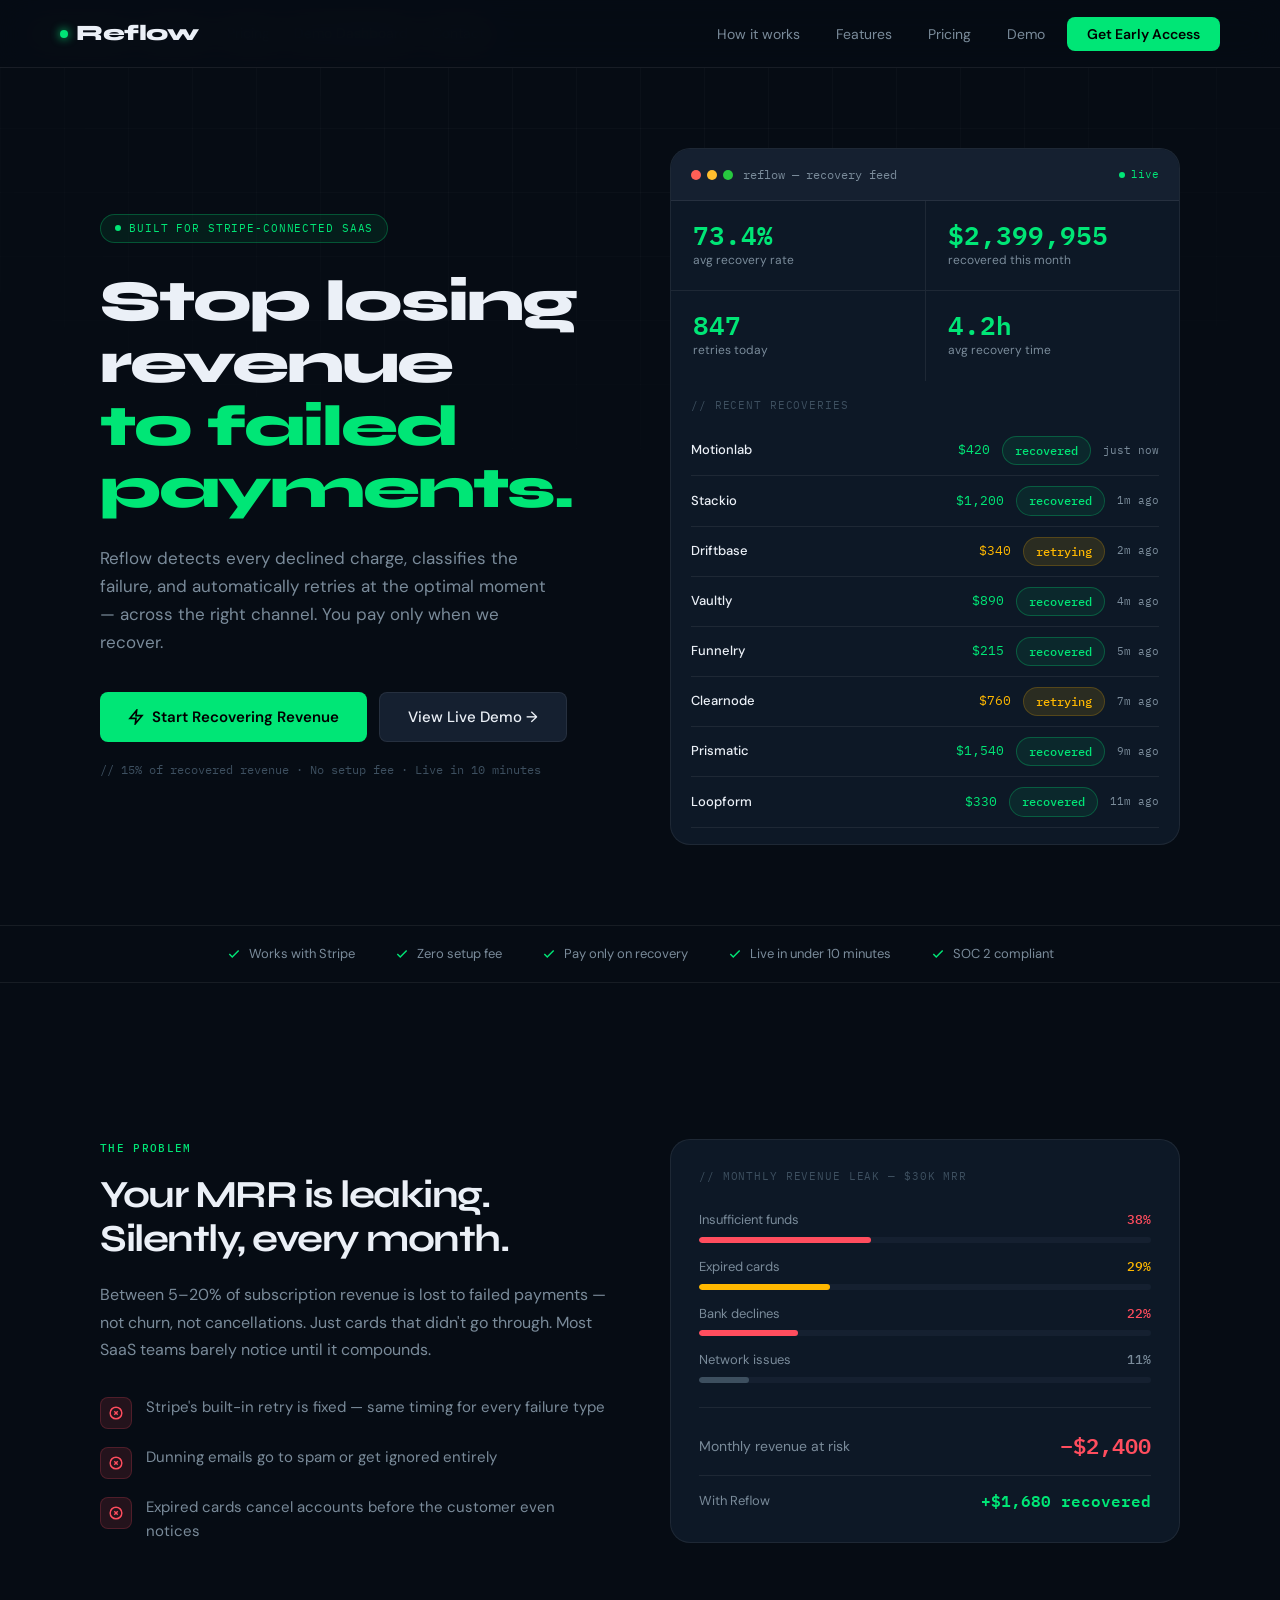
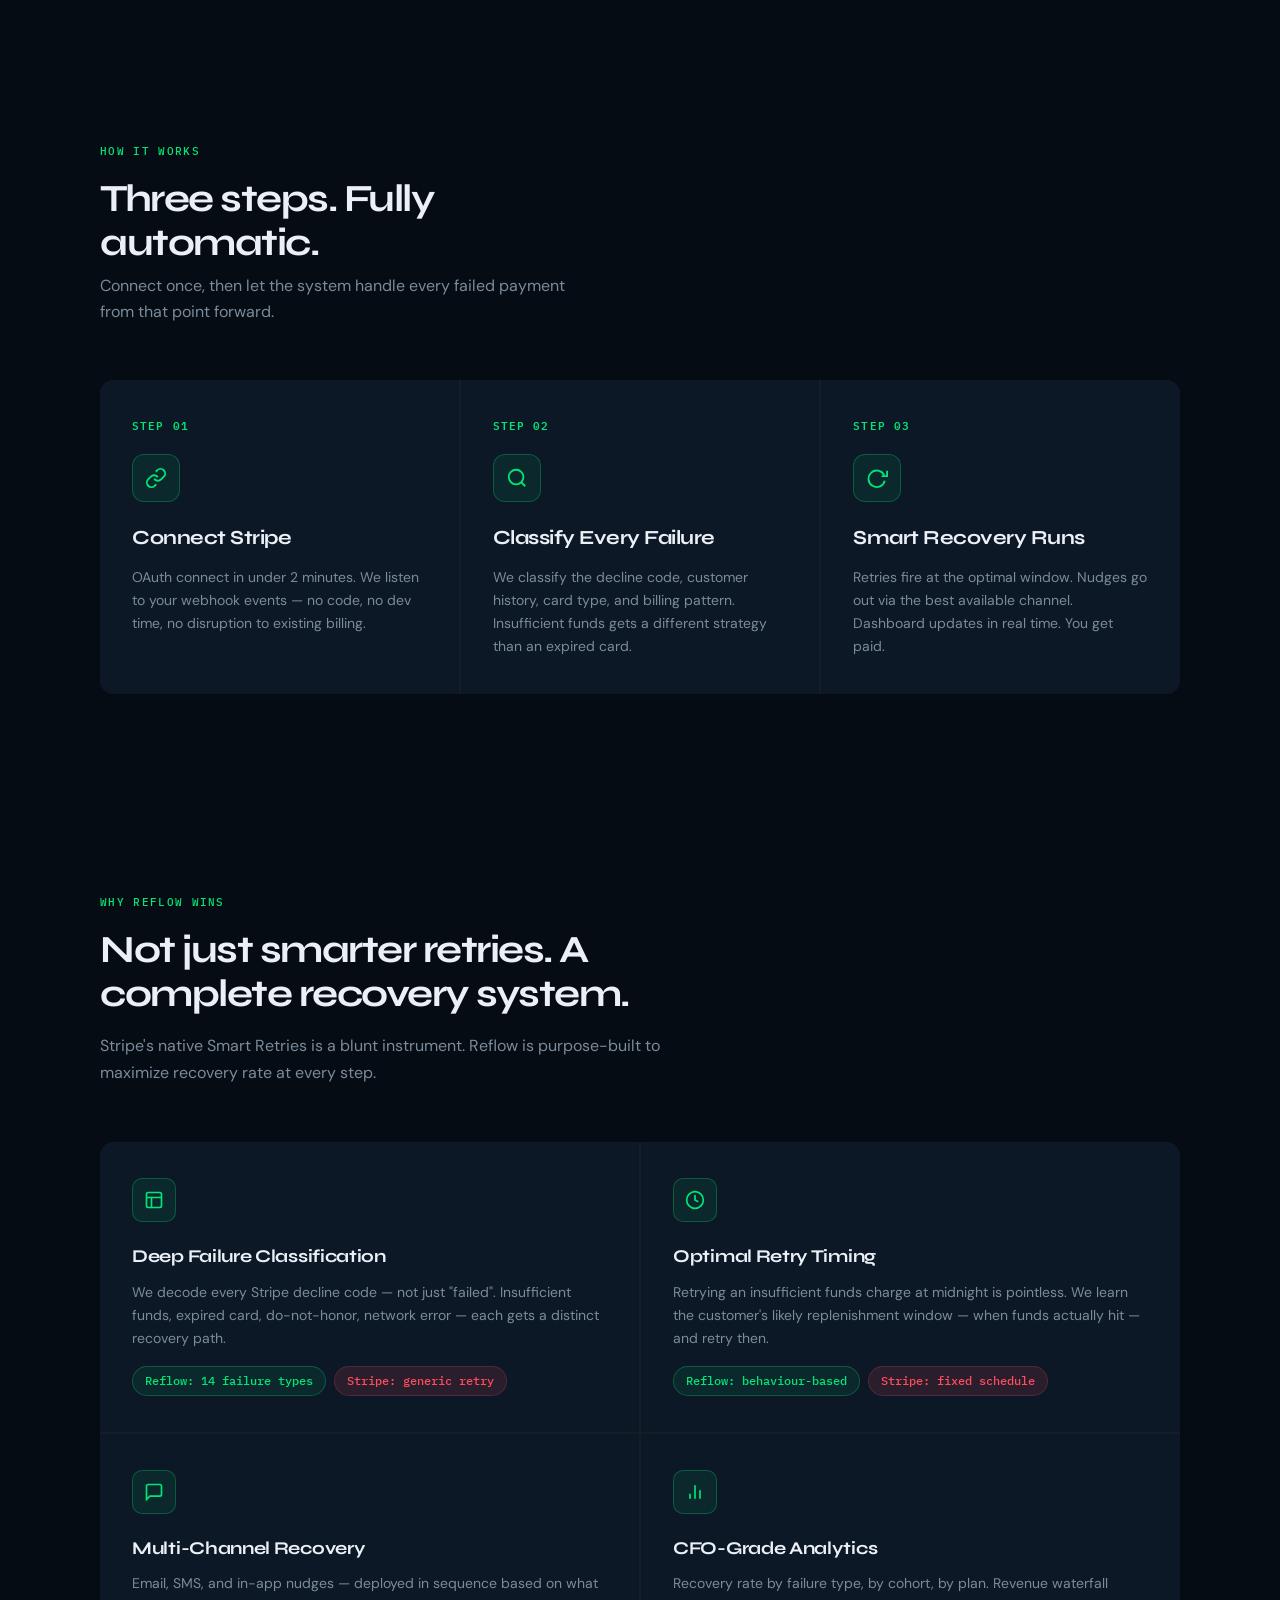
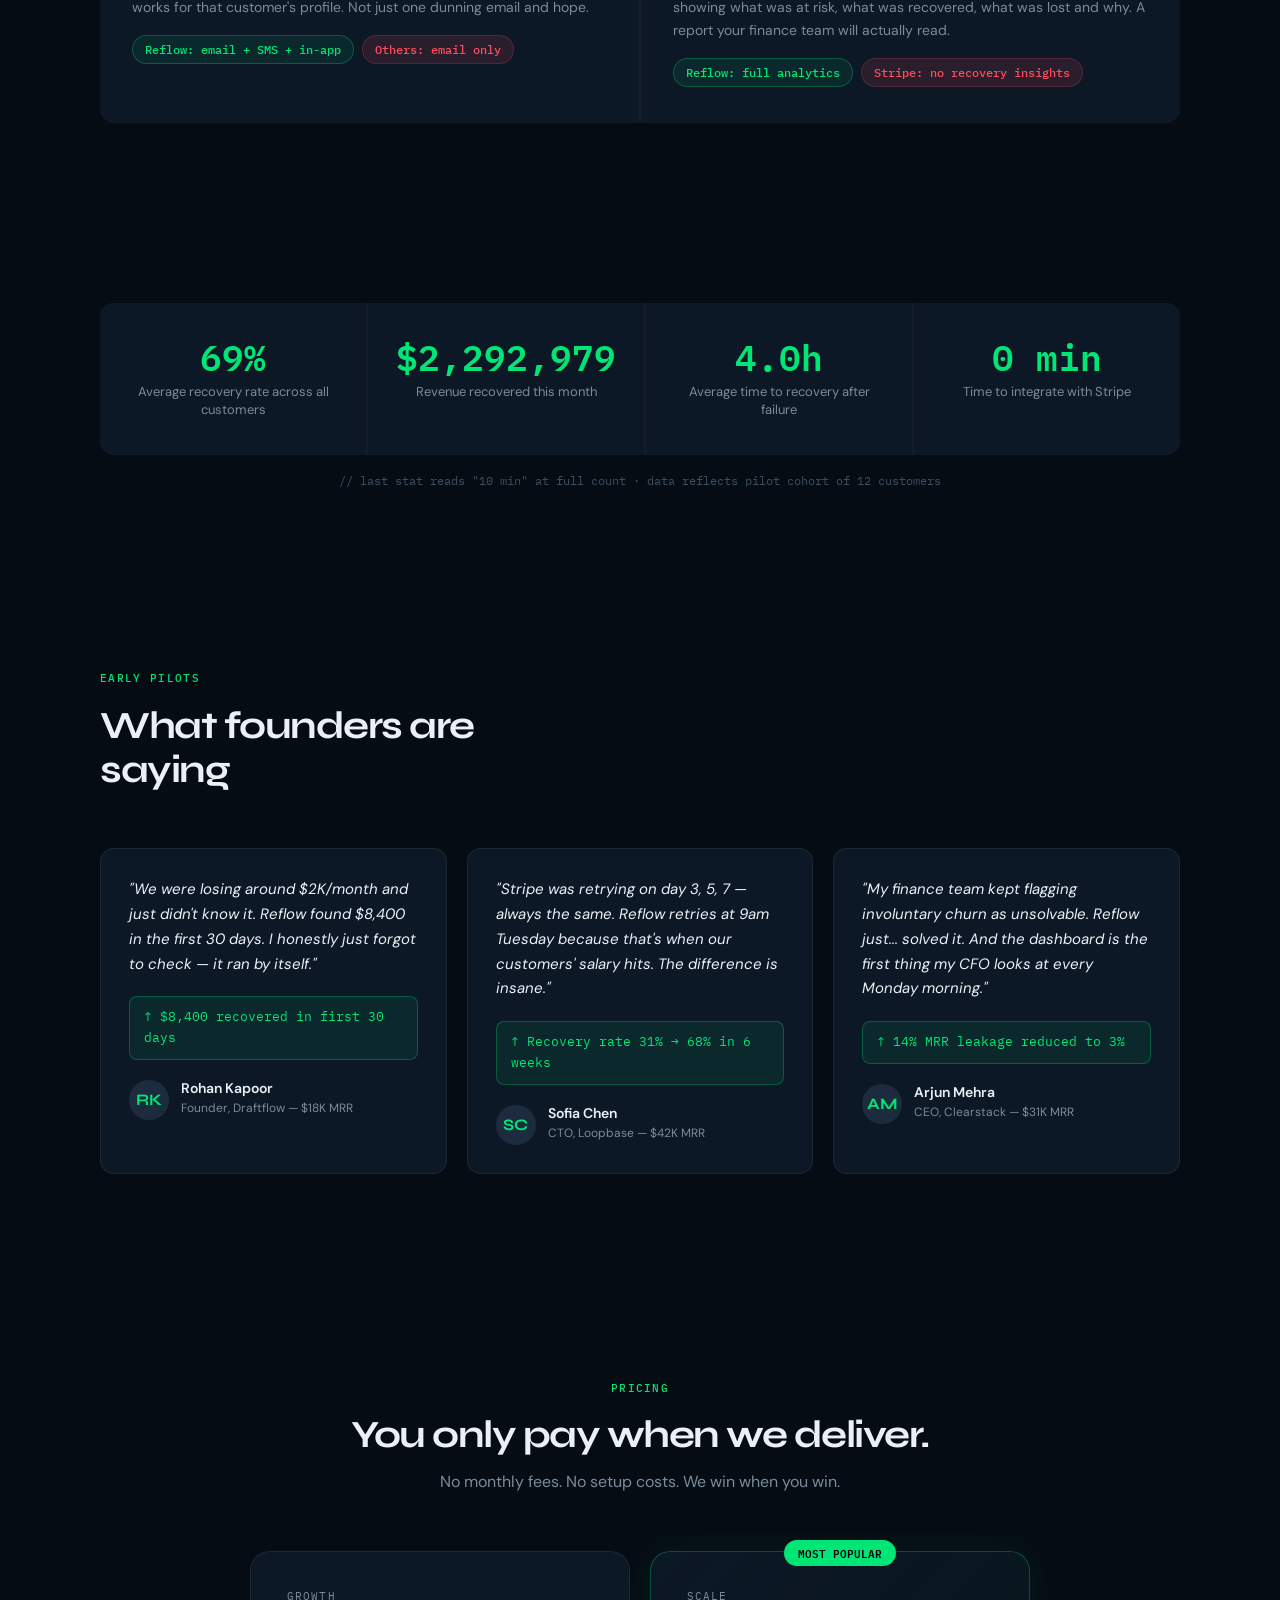
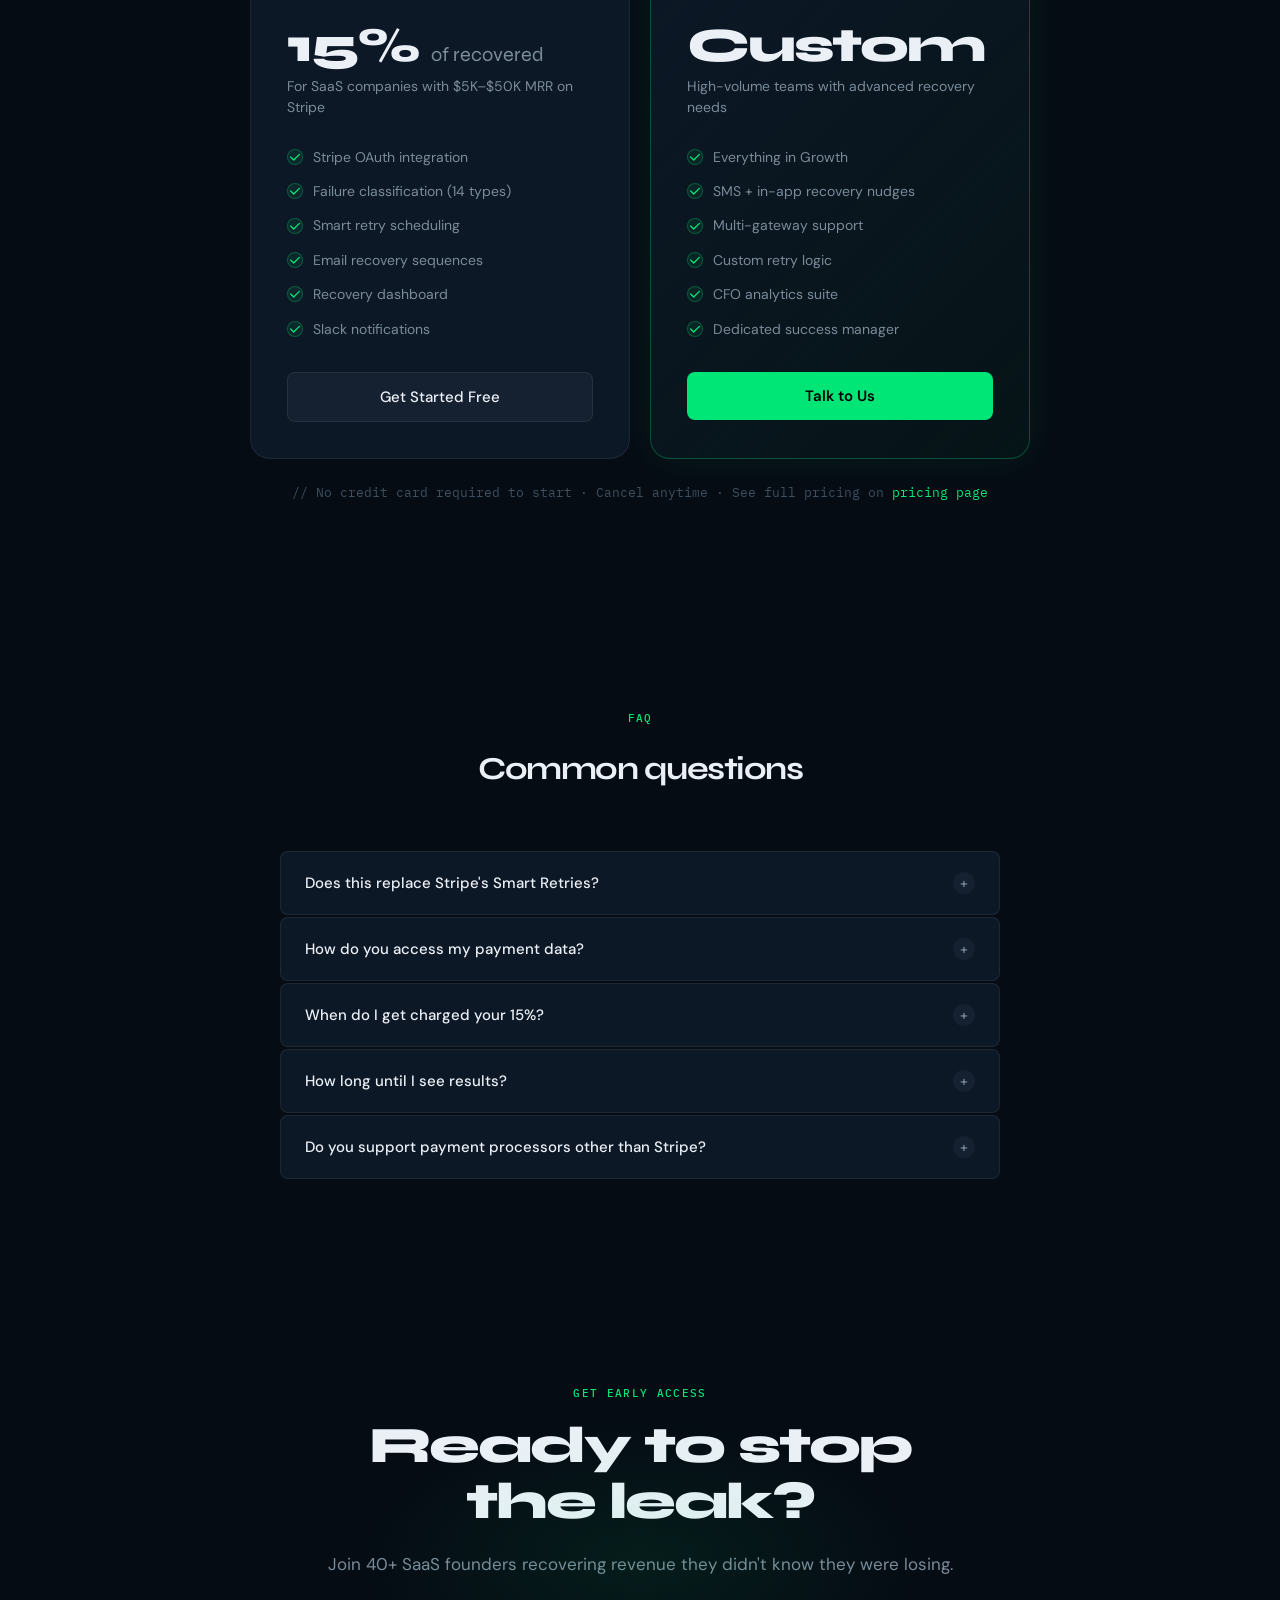
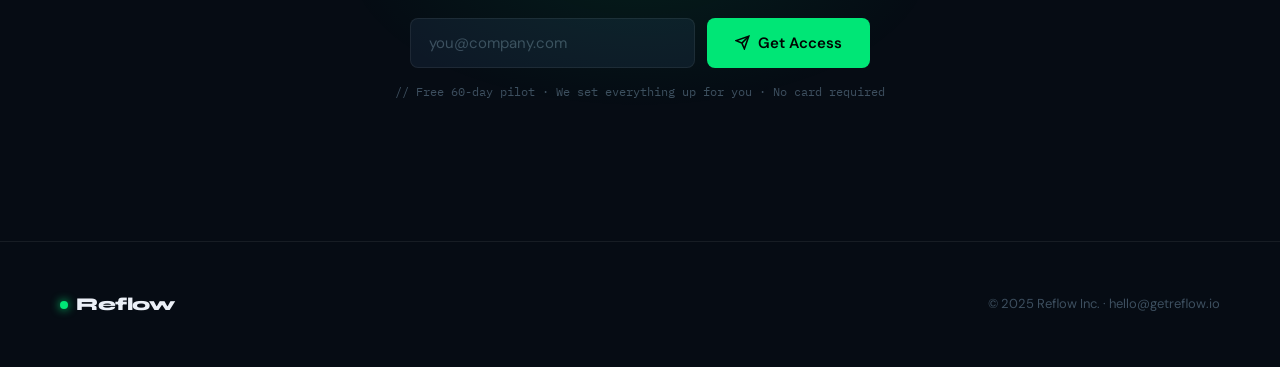
<file: index.html>
<!DOCTYPE html>
<html lang="en">
<head>
  <meta charset="UTF-8" />
  <meta name="viewport" content="width=device-width, initial-scale=1.0" />
  <title>Reflow — Intelligent Payment Recovery for SaaS</title>
  <meta name="description" content="Stop losing revenue to failed payments. Reflow automatically recovers declined charges for Stripe-connected SaaS companies. Pay only on results — 15% of revenue recovered." />
  <link rel="stylesheet" href="styles.css" />
  <style>
    /* ─── HERO ─── */
    .hero {
      padding: calc(var(--nav-h) + 80px) 40px 80px;
      max-width: var(--max-w);
      margin: 0 auto;
      display: grid;
      grid-template-columns: 1fr 1fr;
      gap: 60px;
      align-items: center;
      min-height: 90vh;
    }

    .hero-eyebrow {
      display: inline-flex; align-items: center; gap: 8px;
      background: var(--accent-dim);
      border: 1px solid var(--accent-border);
      border-radius: 100px;
      padding: 5px 14px;
      font-family: var(--font-mono);
      font-size: 11px;
      color: var(--accent);
      letter-spacing: 0.08em;
      margin-bottom: 28px;
    }

    .hero-eyebrow::before {
      content: ''; width: 6px; height: 6px;
      background: var(--accent); border-radius: 50%;
      animation: pulse-dot 1.8s ease-in-out infinite;
    }

    .hero h1 {
      font-family: var(--font-head);
      font-size: clamp(36px, 4.5vw, 58px);
      font-weight: 800;
      line-height: 1.08;
      letter-spacing: -2px;
      margin-bottom: 24px;
      color: var(--text);
    }

    .hero h1 em {
      font-style: normal;
      color: var(--accent);
      display: block;
    }

    .hero-sub {
      font-size: 17px;
      line-height: 1.65;
      color: var(--text-muted);
      margin-bottom: 36px;
      max-width: 460px;
    }

    .hero-actions { display: flex; gap: 12px; flex-wrap: wrap; }

    .hero-note {
      margin-top: 18px;
      font-size: 12px;
      color: var(--text-dim);
      font-family: var(--font-mono);
    }

    /* ─── HERO RIGHT ─── */
    .hero-visual {
      background: var(--surface);
      border: 1px solid var(--border);
      border-radius: var(--radius-lg);
      overflow: hidden;
      position: relative;
    }

    .hero-visual-header {
      padding: 16px 20px;
      border-bottom: 1px solid var(--border);
      display: flex; align-items: center; gap: 10px;
      background: var(--surface-2);
    }

    .hv-dots { display: flex; gap: 6px; }
    .hv-dot { width: 10px; height: 10px; border-radius: 50%; }
    .hv-dot:nth-child(1) { background: #FF5F56; }
    .hv-dot:nth-child(2) { background: #FFBD2E; }
    .hv-dot:nth-child(3) { background: #27C93F; }

    .hv-title {
      font-family: var(--font-mono);
      font-size: 12px;
      color: var(--text-muted);
    }

    .hv-live {
      margin-left: auto;
      display: flex; align-items: center; gap: 6px;
      font-family: var(--font-mono);
      font-size: 11px;
      color: var(--accent);
    }
    .hv-live::before {
      content: '';
      width: 6px; height: 6px;
      background: var(--accent); border-radius: 50%;
      animation: pulse-dot 1.4s ease-in-out infinite;
    }

    .hero-stats-row {
      display: grid; grid-template-columns: 1fr 1fr;
      gap: 1px; background: var(--border);
    }

    .hero-stat {
      background: var(--surface);
      padding: 20px 22px;
    }

    .hero-stat-val {
      font-family: var(--font-mono);
      font-size: 26px;
      font-weight: 600;
      color: var(--accent);
      line-height: 1;
      margin-bottom: 4px;
    }

    .hero-stat-label {
      font-size: 12px;
      color: var(--text-muted);
    }

    .hero-feed-area { padding: 16px 20px; }

    .hero-feed-title {
      font-family: var(--font-mono);
      font-size: 11px;
      color: var(--text-dim);
      letter-spacing: 0.08em;
      text-transform: uppercase;
      margin-bottom: 12px;
    }

    /* ─── TRUST BAR ─── */
    .trust-bar {
      border-top: 1px solid var(--border);
      border-bottom: 1px solid var(--border);
      padding: 18px 40px;
      position: relative; z-index: 1;
    }

    .trust-bar-inner {
      max-width: var(--max-w); margin: 0 auto;
      display: flex; align-items: center; justify-content: center;
      gap: 40px; flex-wrap: wrap;
    }

    .trust-item {
      display: flex; align-items: center; gap: 8px;
      font-size: 13px; color: var(--text-muted);
    }
    .trust-item svg { color: var(--accent); flex-shrink: 0; }

    /* ─── PROBLEM ─── */
    .problem-section { padding: 100px 0; }

    .problem-grid {
      display: grid; grid-template-columns: 1fr 1fr;
      gap: 60px; align-items: center; margin-top: 56px;
    }

    .problem-copy h2 {
      font-family: var(--font-head);
      font-size: clamp(28px, 3vw, 40px);
      font-weight: 700;
      letter-spacing: -1.5px;
      line-height: 1.15;
      margin-bottom: 20px;
    }

    .problem-copy p {
      color: var(--text-muted); font-size: 16px; line-height: 1.7;
      margin-bottom: 32px;
    }

    .problem-list { list-style: none; display: flex; flex-direction: column; gap: 16px; }
    .problem-list li {
      display: flex; gap: 14px; align-items: flex-start;
      font-size: 15px; color: var(--text-muted);
    }

    .problem-icon {
      width: 32px; height: 32px; border-radius: 8px;
      background: var(--red-dim);
      border: 1px solid rgba(255,77,94,0.2);
      display: flex; align-items: center; justify-content: center;
      flex-shrink: 0; margin-top: 2px;
    }

    .problem-visual {
      background: var(--surface);
      border: 1px solid var(--border);
      border-radius: var(--radius-lg);
      padding: 28px;
    }

    .pv-title {
      font-family: var(--font-mono); font-size: 11px; 
      color: var(--text-dim); letter-spacing: 0.08em; 
      text-transform: uppercase; margin-bottom: 24px;
    }

    .loss-bar-wrap { display: flex; flex-direction: column; gap: 14px; }

    .loss-bar-row { display: flex; flex-direction: column; gap: 6px; }
    .loss-bar-meta {
      display: flex; justify-content: space-between;
      font-size: 13px;
    }
    .loss-bar-label { color: var(--text-muted); }
    .loss-bar-pct { font-family: var(--font-mono); font-weight: 500; }

    .loss-bar-track {
      height: 6px; background: var(--surface-2); border-radius: 3px; overflow: hidden;
    }
    .loss-bar-fill {
      height: 100%; border-radius: 3px;
      animation: barGrow 1s ease both;
    }
    @keyframes barGrow { from { width: 0; } }

    .pv-total {
      margin-top: 24px; padding-top: 20px;
      border-top: 1px solid var(--border);
      display: flex; justify-content: space-between; align-items: center;
    }
    .pv-total-label { font-size: 14px; color: var(--text-muted); }
    .pv-total-val {
      font-family: var(--font-mono); font-size: 22px;
      font-weight: 600; color: var(--red);
    }

    /* ─── HOW IT WORKS ─── */
    .hiw-section { padding: 100px 0; }

    .hiw-steps {
      display: grid; grid-template-columns: repeat(3, 1fr);
      gap: 2px; background: var(--border); border-radius: var(--radius);
      overflow: hidden; margin-top: 56px;
    }

    .hiw-step {
      background: var(--surface);
      padding: 36px 32px;
      position: relative;
      transition: background 0.2s;
    }
    .hiw-step:hover { background: var(--surface-2); }

    .hiw-num {
      font-family: var(--font-mono);
      font-size: 11px; font-weight: 600;
      color: var(--accent);
      letter-spacing: 0.1em;
      margin-bottom: 20px;
    }

    .hiw-icon-wrap {
      width: 48px; height: 48px; border-radius: 12px;
      background: var(--accent-dim);
      border: 1px solid var(--accent-border);
      display: flex; align-items: center; justify-content: center;
      margin-bottom: 20px;
      color: var(--accent);
    }

    .hiw-step h3 {
      font-family: var(--font-head);
      font-size: 20px; font-weight: 700;
      letter-spacing: -0.5px;
      margin-bottom: 12px;
    }

    .hiw-step p {
      font-size: 14px; color: var(--text-muted); line-height: 1.65;
    }

    .hiw-connector {
      position: absolute; right: -1px; top: 50%;
      transform: translateY(-50%);
      width: 24px; height: 24px;
      background: var(--bg);
      border: 2px solid var(--accent);
      border-radius: 50%;
      display: flex; align-items: center; justify-content: center;
      z-index: 2; color: var(--accent);
      font-size: 11px;
    }

    /* ─── FEATURES ─── */
    .features-section { padding: 100px 0; }

    .features-header { margin-bottom: 56px; max-width: 580px; }
    .features-header h2 {
      font-family: var(--font-head); font-size: clamp(28px, 3vw, 40px);
      font-weight: 700; letter-spacing: -1.5px; line-height: 1.15;
      margin-bottom: 16px;
    }
    .features-header p { color: var(--text-muted); font-size: 16px; line-height: 1.7; }

    .features-grid {
      display: grid; grid-template-columns: repeat(2, 1fr);
      gap: 2px; background: var(--border); border-radius: var(--radius);
      overflow: hidden;
    }

    .feature-card {
      background: var(--surface);
      padding: 36px 32px;
      transition: background 0.2s;
    }
    .feature-card:hover { background: var(--surface-2); }

    .feature-icon {
      width: 44px; height: 44px; border-radius: 10px;
      background: var(--accent-dim); border: 1px solid var(--accent-border);
      display: flex; align-items: center; justify-content: center;
      color: var(--accent); margin-bottom: 20px;
    }

    .feature-card h3 {
      font-family: var(--font-head); font-size: 18px; font-weight: 700;
      letter-spacing: -0.3px; margin-bottom: 10px;
    }

    .feature-card p { font-size: 14px; color: var(--text-muted); line-height: 1.65; margin-bottom: 16px; }

    .feature-vs {
      display: flex; gap: 8px; flex-wrap: wrap;
    }

    /* ─── STATS ─── */
    .stats-section { padding: 80px 0; }

    .stats-grid {
      display: grid; grid-template-columns: repeat(4, 1fr);
      gap: 2px; background: var(--border); border-radius: var(--radius);
      overflow: hidden;
    }

    .stat-card {
      background: var(--surface); padding: 36px 28px;
      text-align: center;
    }

    .stat-num {
      font-family: var(--font-mono);
      font-size: 36px; font-weight: 600;
      color: var(--accent); line-height: 1;
      margin-bottom: 8px;
    }

    .stat-label { font-size: 13px; color: var(--text-muted); line-height: 1.4; }

    /* ─── TESTIMONIALS ─── */
    .testimonials-section { padding: 100px 0; }

    .testimonials-grid {
      display: grid; grid-template-columns: repeat(3, 1fr);
      gap: 20px; margin-top: 56px;
    }

    .testimonial-card {
      background: var(--surface);
      border: 1px solid var(--border);
      border-radius: var(--radius);
      padding: 28px;
      display: flex; flex-direction: column; gap: 20px;
      transition: border-color 0.2s, box-shadow 0.2s;
    }
    .testimonial-card:hover {
      border-color: var(--accent-border);
      box-shadow: 0 0 24px var(--accent-dim);
    }

    .testimonial-quote {
      font-size: 15px; color: var(--text); line-height: 1.65;
      font-style: italic;
    }

    .testimonial-recovery {
      background: var(--accent-dim); border: 1px solid var(--accent-border);
      border-radius: var(--radius-sm);
      padding: 10px 14px;
      font-family: var(--font-mono); font-size: 13px; color: var(--accent);
    }

    .testimonial-author { display: flex; align-items: center; gap: 12px; }

    .author-avatar {
      width: 40px; height: 40px; border-radius: 50%;
      background: var(--surface-3);
      display: flex; align-items: center; justify-content: center;
      font-family: var(--font-head); font-weight: 700; font-size: 16px;
      color: var(--accent); flex-shrink: 0;
    }

    .author-name { font-weight: 600; font-size: 14px; line-height: 1; margin-bottom: 4px; }
    .author-role { font-size: 12px; color: var(--text-muted); }

    /* ─── PRICING ─── */
    .pricing-section { padding: 100px 0; }

    .pricing-grid {
      display: grid; grid-template-columns: 1fr 1fr;
      gap: 20px; margin-top: 56px; max-width: 780px; margin-left: auto; margin-right: auto;
    }

    .pricing-card {
      background: var(--surface);
      border: 1px solid var(--border);
      border-radius: var(--radius-lg);
      padding: 36px;
      position: relative;
      transition: all 0.2s;
    }

    .pricing-card.featured {
      border-color: var(--accent-border);
      background: linear-gradient(135deg, var(--surface) 0%, rgba(0,230,118,0.04) 100%);
      box-shadow: 0 0 40px var(--accent-dim);
    }

    .pricing-badge {
      position: absolute; top: -12px; left: 50%; transform: translateX(-50%);
      background: var(--accent); color: #000;
      font-family: var(--font-mono); font-size: 11px; font-weight: 600;
      padding: 4px 14px; border-radius: 100px; white-space: nowrap;
    }

    .pricing-plan {
      font-family: var(--font-mono); font-size: 11px;
      color: var(--text-muted); letter-spacing: 0.1em; text-transform: uppercase;
      margin-bottom: 16px;
    }

    .pricing-price {
      font-family: var(--font-head);
      font-size: 48px; font-weight: 800; letter-spacing: -2px;
      line-height: 1; margin-bottom: 6px;
    }

    .pricing-price span { font-size: 20px; font-weight: 400; color: var(--text-muted); letter-spacing: 0; }

    .pricing-desc {
      font-size: 14px; color: var(--text-muted); margin-bottom: 28px; line-height: 1.5;
    }

    .pricing-features { list-style: none; display: flex; flex-direction: column; gap: 12px; margin-bottom: 32px; }
    .pricing-features li {
      display: flex; align-items: center; gap: 10px;
      font-size: 14px; color: var(--text-muted);
    }
    .pricing-features li::before {
      content: ''; width: 16px; height: 16px;
      background: var(--accent-dim); border: 1px solid var(--accent-border);
      border-radius: 50%; flex-shrink: 0;
      background-image: url("data:image/svg+xml,%3Csvg xmlns='http://www.w3.org/2000/svg' viewBox='0 0 16 16' fill='none'%3E%3Cpath d='M3 8l3.5 3.5L13 5' stroke='%2300E676' stroke-width='1.5' stroke-linecap='round' stroke-linejoin='round'/%3E%3C/svg%3E");
      background-size: contain; background-position: center; background-repeat: no-repeat;
    }

    /* ─── FAQ ─── */
    .faq-section { padding: 100px 0; }

    .faq-grid { max-width: 720px; margin: 56px auto 0; display: flex; flex-direction: column; gap: 2px; }

    .faq-item {
      background: var(--surface);
      border-radius: var(--radius-sm);
      overflow: hidden;
      border: 1px solid var(--border);
    }

    .faq-q {
      width: 100%; text-align: left; background: none; border: none; cursor: pointer;
      padding: 20px 24px; display: flex; justify-content: space-between; align-items: center;
      font-family: var(--font-body); font-size: 15px; font-weight: 500;
      color: var(--text); gap: 16px;
    }

    .faq-arrow {
      width: 22px; height: 22px; flex-shrink: 0;
      background: var(--surface-2); border-radius: 50%;
      display: flex; align-items: center; justify-content: center;
      color: var(--text-muted); transition: transform 0.2s, color 0.2s;
      font-size: 14px;
    }

    .faq-item.open .faq-arrow { transform: rotate(45deg); color: var(--accent); }

    .faq-a {
      max-height: 0; overflow: hidden;
      transition: max-height 0.35s ease, padding 0.2s;
      padding: 0 24px; color: var(--text-muted); font-size: 14px; line-height: 1.7;
    }
    .faq-item.open .faq-a { max-height: 200px; padding: 0 24px 20px; }

    /* ─── CTA FOOTER ─── */
    .cta-section {
      padding: 100px 40px;
      text-align: center;
      position: relative; z-index: 1;
    }

    .cta-glow {
      position: absolute; top: 50%; left: 50%; transform: translate(-50%, -50%);
      width: 600px; height: 300px;
      background: radial-gradient(ellipse, rgba(0,230,118,0.08) 0%, transparent 70%);
      pointer-events: none;
    }

    .cta-section h2 {
      font-family: var(--font-head); font-size: clamp(32px, 4vw, 52px);
      font-weight: 800; letter-spacing: -2px; line-height: 1.1;
      margin-bottom: 20px; max-width: 640px; margin-left: auto; margin-right: auto;
    }

    .cta-section p {
      color: var(--text-muted); font-size: 17px; margin-bottom: 40px;
    }

    .cta-form {
      display: flex; gap: 12px; max-width: 460px;
      margin: 0 auto; flex-wrap: wrap; justify-content: center;
    }

    .cta-input {
      flex: 1; min-width: 220px; padding: 14px 18px;
      background: var(--surface); border: 1px solid var(--border);
      border-radius: var(--radius-sm); color: var(--text);
      font-family: var(--font-body); font-size: 15px;
      outline: none; transition: border-color 0.2s, box-shadow 0.2s;
    }
    .cta-input:focus {
      border-color: var(--accent-border);
      box-shadow: 0 0 0 3px var(--accent-dim);
    }
    .cta-input::placeholder { color: var(--text-dim); }

    /* ─── RESPONSIVE ─── */
    @media (max-width: 900px) {
      .hero { grid-template-columns: 1fr; padding-bottom: 60px; min-height: auto; }
      .hero-visual { display: none; }
      .problem-grid { grid-template-columns: 1fr; }
      .hiw-steps { grid-template-columns: 1fr; }
      .features-grid { grid-template-columns: 1fr; }
      .stats-grid { grid-template-columns: 1fr 1fr; }
      .testimonials-grid { grid-template-columns: 1fr; }
      .pricing-grid { grid-template-columns: 1fr; }
    }

    @media (max-width: 600px) {
      .stats-grid { grid-template-columns: 1fr 1fr; }
      .trust-bar-inner { gap: 20px; }
    }
  </style>
</head>
<body>
  <div class="grid-bg"></div>

  <!-- NAV -->
  <nav>
    <div class="nav-inner">
      <a href="index.html" class="logo">
        <span class="logo-dot"></span>
        Reflow
      </a>
      <ul class="nav-links">
        <li><a href="#how-it-works">How it works</a></li>
        <li><a href="#features">Features</a></li>
        <li><a href="pricing.html">Pricing</a></li>
        <li><a href="dashboard.html">Demo</a></li>
        <li><a href="#cta" class="nav-cta">Get Early Access</a></li>
      </ul>
    </div>
  </nav>

  <!-- HERO -->
  <div class="hero fade-up">
    <div class="hero-left">
      <div class="hero-eyebrow">BUILT FOR STRIPE-CONNECTED SAAS</div>
      <h1>
        Stop losing revenue
        <em>to failed payments.</em>
      </h1>
      <p class="hero-sub">
        Reflow detects every declined charge, classifies the failure, and automatically retries at the optimal moment — across the right channel. You pay only when we recover.
      </p>
      <div class="hero-actions">
        <a href="#cta" class="btn btn-primary">
          <svg width="16" height="16" viewBox="0 0 24 24" fill="none" stroke="currentColor" stroke-width="2.5"><path d="M13 2L3 14h9l-1 8 10-12h-9l1-8z"/></svg>
          Start Recovering Revenue
        </a>
        <a href="dashboard.html" class="btn btn-secondary">View Live Demo →</a>
      </div>
      <p class="hero-note">// 15% of recovered revenue · No setup fee · Live in 10 minutes</p>
    </div>

    <div class="hero-visual">
      <div class="hero-visual-header">
        <div class="hv-dots">
          <div class="hv-dot"></div>
          <div class="hv-dot"></div>
          <div class="hv-dot"></div>
        </div>
        <span class="hv-title">reflow — recovery feed</span>
        <span class="hv-live">live</span>
      </div>
      <div class="hero-stats-row">
        <div class="hero-stat">
          <div class="hero-stat-val" data-count="73.4" data-suffix="%" id="hero-rate">0%</div>
          <div class="hero-stat-label">avg recovery rate</div>
        </div>
        <div class="hero-stat">
          <div class="hero-stat-val" data-count="2400000" data-prefix="$" id="hero-total">$0</div>
          <div class="hero-stat-label">recovered this month</div>
        </div>
        <div class="hero-stat">
          <div class="hero-stat-val" data-count="847" id="hero-retries">0</div>
          <div class="hero-stat-label">retries today</div>
        </div>
        <div class="hero-stat">
          <div class="hero-stat-val" data-count="4.2" data-suffix="h" id="hero-time">0h</div>
          <div class="hero-stat-label">avg recovery time</div>
        </div>
      </div>
      <div class="hero-feed-area">
        <div class="hero-feed-title">// recent recoveries</div>
        <div id="live-feed"></div>
      </div>
    </div>
  </div>

  <!-- TRUST BAR -->
  <div class="trust-bar">
    <div class="trust-bar-inner">
      <div class="trust-item">
        <svg width="14" height="14" viewBox="0 0 24 24" fill="none" stroke="currentColor" stroke-width="2.5"><polyline points="20 6 9 17 4 12"/></svg>
        Works with Stripe
      </div>
      <div class="trust-item">
        <svg width="14" height="14" viewBox="0 0 24 24" fill="none" stroke="currentColor" stroke-width="2.5"><polyline points="20 6 9 17 4 12"/></svg>
        Zero setup fee
      </div>
      <div class="trust-item">
        <svg width="14" height="14" viewBox="0 0 24 24" fill="none" stroke="currentColor" stroke-width="2.5"><polyline points="20 6 9 17 4 12"/></svg>
        Pay only on recovery
      </div>
      <div class="trust-item">
        <svg width="14" height="14" viewBox="0 0 24 24" fill="none" stroke="currentColor" stroke-width="2.5"><polyline points="20 6 9 17 4 12"/></svg>
        Live in under 10 minutes
      </div>
      <div class="trust-item">
        <svg width="14" height="14" viewBox="0 0 24 24" fill="none" stroke="currentColor" stroke-width="2.5"><polyline points="20 6 9 17 4 12"/></svg>
        SOC 2 compliant
      </div>
    </div>
  </div>

  <!-- PROBLEM -->
  <section class="problem-section" id="problem">
    <div class="container">
      <div class="problem-grid">
        <div class="problem-copy reveal">
          <div class="section-label">THE PROBLEM</div>
          <h2>Your MRR is leaking. Silently, every month.</h2>
          <p>
            Between 5–20% of subscription revenue is lost to failed payments — not churn, not cancellations. Just cards that didn't go through. Most SaaS teams barely notice until it compounds.
          </p>
          <ul class="problem-list">
            <li>
              <div class="problem-icon">
                <svg width="14" height="14" viewBox="0 0 24 24" fill="none" stroke="#FF4D5E" stroke-width="2.5"><circle cx="12" cy="12" r="10"/><line x1="15" y1="9" x2="9" y2="15"/><line x1="9" y1="9" x2="15" y2="15"/></svg>
              </div>
              Stripe's built-in retry is fixed — same timing for every failure type
            </li>
            <li>
              <div class="problem-icon">
                <svg width="14" height="14" viewBox="0 0 24 24" fill="none" stroke="#FF4D5E" stroke-width="2.5"><circle cx="12" cy="12" r="10"/><line x1="15" y1="9" x2="9" y2="15"/><line x1="9" y1="9" x2="15" y2="15"/></svg>
              </div>
              Dunning emails go to spam or get ignored entirely
            </li>
            <li>
              <div class="problem-icon">
                <svg width="14" height="14" viewBox="0 0 24 24" fill="none" stroke="#FF4D5E" stroke-width="2.5"><circle cx="12" cy="12" r="10"/><line x1="15" y1="9" x2="9" y2="15"/><line x1="9" y1="9" x2="15" y2="15"/></svg>
              </div>
              Expired cards cancel accounts before the customer even notices
            </li>
          </ul>
        </div>

        <div class="problem-visual reveal">
          <div class="pv-title">// monthly revenue leak — $30K MRR</div>
          <div class="loss-bar-wrap">
            <div class="loss-bar-row">
              <div class="loss-bar-meta">
                <span class="loss-bar-label">Insufficient funds</span>
                <span class="loss-bar-pct red">38%</span>
              </div>
              <div class="loss-bar-track">
                <div class="loss-bar-fill" style="width:38%; background:var(--red);"></div>
              </div>
            </div>
            <div class="loss-bar-row">
              <div class="loss-bar-meta">
                <span class="loss-bar-label">Expired cards</span>
                <span class="loss-bar-pct" style="color:var(--yellow)">29%</span>
              </div>
              <div class="loss-bar-track">
                <div class="loss-bar-fill" style="width:29%; background:var(--yellow);"></div>
              </div>
            </div>
            <div class="loss-bar-row">
              <div class="loss-bar-meta">
                <span class="loss-bar-label">Bank declines</span>
                <span class="loss-bar-pct red">22%</span>
              </div>
              <div class="loss-bar-track">
                <div class="loss-bar-fill" style="width:22%; background:var(--red);"></div>
              </div>
            </div>
            <div class="loss-bar-row">
              <div class="loss-bar-meta">
                <span class="loss-bar-label">Network issues</span>
                <span class="loss-bar-pct muted">11%</span>
              </div>
              <div class="loss-bar-track">
                <div class="loss-bar-fill" style="width:11%; background:var(--text-dim);"></div>
              </div>
            </div>
          </div>
          <div class="pv-total">
            <span class="pv-total-label">Monthly revenue at risk</span>
            <span class="pv-total-val">−$2,400</span>
          </div>
          <div style="margin-top:12px; padding-top:12px; border-top:1px solid var(--border); display:flex; justify-content:space-between; align-items:center;">
            <span style="font-size:13px; color:var(--text-muted)">With Reflow</span>
            <span class="mono accent" style="font-size:16px; font-weight:600;">+$1,680 recovered</span>
          </div>
        </div>
      </div>
    </div>
  </section>

  <!-- HOW IT WORKS -->
  <section class="hiw-section" id="how-it-works">
    <div class="container">
      <div class="section-label">HOW IT WORKS</div>
      <h2 style="font-family:var(--font-head); font-size:clamp(28px,3vw,40px); font-weight:700; letter-spacing:-1.5px; max-width:480px; line-height:1.15; margin-bottom:8px;">
        Three steps. Fully automatic.
      </h2>
      <p style="color:var(--text-muted); font-size:16px; max-width:480px;">Connect once, then let the system handle every failed payment from that point forward.</p>
      <div class="hiw-steps">
        <div class="hiw-step reveal">
          <div class="hiw-num">STEP 01</div>
          <div class="hiw-icon-wrap">
            <svg width="22" height="22" viewBox="0 0 24 24" fill="none" stroke="currentColor" stroke-width="2"><path d="M10 13a5 5 0 0 0 7.54.54l3-3a5 5 0 0 0-7.07-7.07l-1.72 1.71"/><path d="M14 11a5 5 0 0 0-7.54-.54l-3 3a5 5 0 0 0 7.07 7.07l1.71-1.71"/></svg>
          </div>
          <h3>Connect Stripe</h3>
          <p>OAuth connect in under 2 minutes. We listen to your webhook events — no code, no dev time, no disruption to existing billing.</p>
        </div>
        <div class="hiw-step reveal">
          <div class="hiw-num">STEP 02</div>
          <div class="hiw-icon-wrap">
            <svg width="22" height="22" viewBox="0 0 24 24" fill="none" stroke="currentColor" stroke-width="2"><circle cx="11" cy="11" r="8"/><line x1="21" y1="21" x2="16.65" y2="16.65"/></svg>
          </div>
          <h3>Classify Every Failure</h3>
          <p>We classify the decline code, customer history, card type, and billing pattern. Insufficient funds gets a different strategy than an expired card.</p>
        </div>
        <div class="hiw-step reveal">
          <div class="hiw-num">STEP 03</div>
          <div class="hiw-icon-wrap">
            <svg width="22" height="22" viewBox="0 0 24 24" fill="none" stroke="currentColor" stroke-width="2"><polyline points="23 4 23 10 17 10"/><path d="M20.49 15a9 9 0 1 1-.57-5.95"/></svg>
          </div>
          <h3>Smart Recovery Runs</h3>
          <p>Retries fire at the optimal window. Nudges go out via the best available channel. Dashboard updates in real time. You get paid.</p>
        </div>
      </div>
    </div>
  </section>

  <!-- FEATURES -->
  <section class="features-section" id="features">
    <div class="container">
      <div class="features-header reveal">
        <div class="section-label">WHY REFLOW WINS</div>
        <h2>Not just smarter retries. A complete recovery system.</h2>
        <p>Stripe's native Smart Retries is a blunt instrument. Reflow is purpose-built to maximize recovery rate at every step.</p>
      </div>
      <div class="features-grid">
        <div class="feature-card reveal">
          <div class="feature-icon">
            <svg width="20" height="20" viewBox="0 0 24 24" fill="none" stroke="currentColor" stroke-width="2"><rect x="3" y="3" width="18" height="18" rx="2" ry="2"/><line x1="3" y1="9" x2="21" y2="9"/><line x1="9" y1="21" x2="9" y2="9"/></svg>
          </div>
          <h3>Deep Failure Classification</h3>
          <p>We decode every Stripe decline code — not just "failed". Insufficient funds, expired card, do-not-honor, network error — each gets a distinct recovery path.</p>
          <div class="feature-vs">
            <span class="tag tag-green">Reflow: 14 failure types</span>
            <span class="tag tag-red">Stripe: generic retry</span>
          </div>
        </div>
        <div class="feature-card reveal">
          <div class="feature-icon">
            <svg width="20" height="20" viewBox="0 0 24 24" fill="none" stroke="currentColor" stroke-width="2"><circle cx="12" cy="12" r="10"/><polyline points="12 6 12 12 16 14"/></svg>
          </div>
          <h3>Optimal Retry Timing</h3>
          <p>Retrying an insufficient funds charge at midnight is pointless. We learn the customer's likely replenishment window — when funds actually hit — and retry then.</p>
          <div class="feature-vs">
            <span class="tag tag-green">Reflow: behaviour-based</span>
            <span class="tag tag-red">Stripe: fixed schedule</span>
          </div>
        </div>
        <div class="feature-card reveal">
          <div class="feature-icon">
            <svg width="20" height="20" viewBox="0 0 24 24" fill="none" stroke="currentColor" stroke-width="2"><path d="M21 15a2 2 0 0 1-2 2H7l-4 4V5a2 2 0 0 1 2-2h14a2 2 0 0 1 2 2z"/></svg>
          </div>
          <h3>Multi-Channel Recovery</h3>
          <p>Email, SMS, and in-app nudges — deployed in sequence based on what works for that customer's profile. Not just one dunning email and hope.</p>
          <div class="feature-vs">
            <span class="tag tag-green">Reflow: email + SMS + in-app</span>
            <span class="tag tag-red">Others: email only</span>
          </div>
        </div>
        <div class="feature-card reveal">
          <div class="feature-icon">
            <svg width="20" height="20" viewBox="0 0 24 24" fill="none" stroke="currentColor" stroke-width="2"><line x1="18" y1="20" x2="18" y2="10"/><line x1="12" y1="20" x2="12" y2="4"/><line x1="6" y1="20" x2="6" y2="14"/></svg>
          </div>
          <h3>CFO-Grade Analytics</h3>
          <p>Recovery rate by failure type, by cohort, by plan. Revenue waterfall showing what was at risk, what was recovered, what was lost and why. A report your finance team will actually read.</p>
          <div class="feature-vs">
            <span class="tag tag-green">Reflow: full analytics</span>
            <span class="tag tag-red">Stripe: no recovery insights</span>
          </div>
        </div>
      </div>
    </div>
  </section>

  <!-- STATS -->
  <section class="stats-section">
    <div class="container">
      <div class="stats-grid reveal">
        <div class="stat-card">
          <div class="stat-num" data-count="73" data-suffix="%">0%</div>
          <div class="stat-label">Average recovery rate across all customers</div>
        </div>
        <div class="stat-card">
          <div class="stat-num" data-count="2400000" data-prefix="$">$0</div>
          <div class="stat-label">Revenue recovered this month</div>
        </div>
        <div class="stat-card">
          <div class="stat-num" data-count="4.2" data-suffix="h">0h</div>
          <div class="stat-label">Average time to recovery after failure</div>
        </div>
        <div class="stat-card">
          <div class="stat-num" data-count="0" data-suffix=" min">0 min</div>
          <div class="stat-label">Time to integrate with Stripe</div>
        </div>
      </div>
      <p style="text-align:center; font-size:12px; color:var(--text-dim); font-family:var(--font-mono); margin-top:16px;">
        // last stat reads "10 min" at full count · data reflects pilot cohort of 12 customers
      </p>
    </div>
  </section>

  <!-- TESTIMONIALS -->
  <section class="testimonials-section">
    <div class="container">
      <div class="section-label">EARLY PILOTS</div>
      <h2 style="font-family:var(--font-head); font-size:clamp(28px,3vw,40px); font-weight:700; letter-spacing:-1.5px; max-width:500px; line-height:1.15;">
        What founders are saying
      </h2>
      <div class="testimonials-grid">
        <div class="testimonial-card reveal">
          <p class="testimonial-quote">"We were losing around $2K/month and just didn't know it. Reflow found $8,400 in the first 30 days. I honestly just forgot to check — it ran by itself."</p>
          <div class="testimonial-recovery">↑ $8,400 recovered in first 30 days</div>
          <div class="testimonial-author">
            <div class="author-avatar">RK</div>
            <div>
              <div class="author-name">Rohan Kapoor</div>
              <div class="author-role">Founder, Draftflow — $18K MRR</div>
            </div>
          </div>
        </div>
        <div class="testimonial-card reveal">
          <p class="testimonial-quote">"Stripe was retrying on day 3, 5, 7 — always the same. Reflow retries at 9am Tuesday because that's when our customers' salary hits. The difference is insane."</p>
          <div class="testimonial-recovery">↑ Recovery rate 31% → 68% in 6 weeks</div>
          <div class="testimonial-author">
            <div class="author-avatar">SC</div>
            <div>
              <div class="author-name">Sofia Chen</div>
              <div class="author-role">CTO, Loopbase — $42K MRR</div>
            </div>
          </div>
        </div>
        <div class="testimonial-card reveal">
          <p class="testimonial-quote">"My finance team kept flagging involuntary churn as unsolvable. Reflow just... solved it. And the dashboard is the first thing my CFO looks at every Monday morning."</p>
          <div class="testimonial-recovery">↑ 14% MRR leakage reduced to 3%</div>
          <div class="testimonial-author">
            <div class="author-avatar">AM</div>
            <div>
              <div class="author-name">Arjun Mehra</div>
              <div class="author-role">CEO, Clearstack — $31K MRR</div>
            </div>
          </div>
        </div>
      </div>
    </div>
  </section>

  <!-- PRICING PREVIEW -->
  <section class="pricing-section" id="pricing">
    <div class="container">
      <div style="text-align:center; margin-bottom:0;">
        <div class="section-label" style="display:inline-block;">PRICING</div>
        <h2 style="font-family:var(--font-head); font-size:clamp(28px,3vw,40px); font-weight:700; letter-spacing:-1.5px; line-height:1.15; margin-bottom:12px;">
          You only pay when we deliver.
        </h2>
        <p style="color:var(--text-muted); font-size:16px; max-width:480px; margin:0 auto;">No monthly fees. No setup costs. We win when you win.</p>
      </div>
      <div class="pricing-grid">
        <div class="pricing-card reveal">
          <div class="pricing-plan">GROWTH</div>
          <div class="pricing-price">15% <span>of recovered</span></div>
          <div class="pricing-desc">For SaaS companies with $5K–$50K MRR on Stripe</div>
          <ul class="pricing-features">
            <li>Stripe OAuth integration</li>
            <li>Failure classification (14 types)</li>
            <li>Smart retry scheduling</li>
            <li>Email recovery sequences</li>
            <li>Recovery dashboard</li>
            <li>Slack notifications</li>
          </ul>
          <a href="#cta" class="btn btn-secondary" style="width:100%; justify-content:center;">Get Started Free</a>
        </div>
        <div class="pricing-card featured reveal">
          <div class="pricing-badge">MOST POPULAR</div>
          <div class="pricing-plan">SCALE</div>
          <div class="pricing-price">Custom</div>
          <div class="pricing-desc">High-volume teams with advanced recovery needs</div>
          <ul class="pricing-features">
            <li>Everything in Growth</li>
            <li>SMS + in-app recovery nudges</li>
            <li>Multi-gateway support</li>
            <li>Custom retry logic</li>
            <li>CFO analytics suite</li>
            <li>Dedicated success manager</li>
          </ul>
          <a href="#cta" class="btn btn-primary" style="width:100%; justify-content:center;">Talk to Us</a>
        </div>
      </div>
      <p style="text-align:center; font-size:13px; color:var(--text-dim); margin-top:24px; font-family:var(--font-mono);">
        // No credit card required to start · Cancel anytime · See full pricing on <a href="pricing.html" style="color:var(--accent); text-decoration:none;">pricing page</a>
      </p>
    </div>
  </section>

  <!-- FAQ -->
  <section class="faq-section">
    <div class="container">
      <div style="text-align:center;">
        <div class="section-label" style="display:inline-block;">FAQ</div>
        <h2 style="font-family:var(--font-head); font-size:clamp(24px,2.5vw,36px); font-weight:700; letter-spacing:-1.5px;">Common questions</h2>
      </div>
      <div class="faq-grid">
        <div class="faq-item">
          <button class="faq-q">Does this replace Stripe's Smart Retries?<span class="faq-arrow">+</span></button>
          <div class="faq-a">You can run both, but Reflow's retry logic is far more granular. Stripe retries at fixed intervals regardless of failure type. Reflow classifies the exact reason and applies a tailored strategy — including timing based on customer behaviour, not a calendar.</div>
        </div>
        <div class="faq-item">
          <button class="faq-q">How do you access my payment data?<span class="faq-arrow">+</span></button>
          <div class="faq-a">Via Stripe's official OAuth flow — read-only access to payment events, plus permission to retry charges. We never store card numbers. All data is encrypted in transit and at rest. We are SOC 2 compliant.</div>
        </div>
        <div class="faq-item">
          <button class="faq-q">When do I get charged your 15%?<span class="faq-arrow">+</span></button>
          <div class="faq-a">At the end of each calendar month, we invoice you for 15% of the total revenue we successfully recovered that month. If we recover $0, you owe $0. Billing is transparent and auditable from your dashboard.</div>
        </div>
        <div class="faq-item">
          <button class="faq-q">How long until I see results?<span class="faq-arrow">+</span></button>
          <div class="faq-a">Most customers see their first recovered payment within 48 hours of connecting Stripe. Full recovery patterns (and the behavioural timing model) mature after 2–3 weeks of data.</div>
        </div>
        <div class="faq-item">
          <button class="faq-q">Do you support payment processors other than Stripe?<span class="faq-arrow">+</span></button>
          <div class="faq-a">Stripe is the only supported gateway right now. Paddle and Braintree are on the roadmap. If you're on a different processor, join the waitlist and we'll prioritise based on demand.</div>
        </div>
      </div>
    </div>
  </section>

  <!-- CTA FOOTER -->
  <section class="cta-section" id="cta">
    <div class="cta-glow"></div>
    <div class="section-label" style="display:inline-block;">GET EARLY ACCESS</div>
    <h2>Ready to stop the leak?</h2>
    <p>Join 40+ SaaS founders recovering revenue they didn't know they were losing.</p>
    <div class="cta-form">
      <input type="email" class="cta-input" placeholder="you@company.com" />
      <button class="btn btn-primary" onclick="handleCTA(this)">
        <svg width="15" height="15" viewBox="0 0 24 24" fill="none" stroke="currentColor" stroke-width="2.5"><path d="M22 2L11 13"/><path d="M22 2L15 22 11 13 2 9l20-7z"/></svg>
        Get Access
      </button>
    </div>
    <p style="margin-top:14px; font-size:12px; color:var(--text-dim); font-family:var(--font-mono);">
      // Free 60-day pilot · We set everything up for you · No card required
    </p>
  </section>

  <!-- FOOTER -->
  <footer>
    <div class="footer-inner">
      <a href="index.html" class="logo" style="font-size:18px;">
        <span class="logo-dot"></span>Reflow
      </a>
      <nav class="footer-links">
        <a href="#how-it-works">How it works</a>
        <a href="#features">Features</a>
        <a href="pricing.html">Pricing</a>
        <a href="dashboard.html">Demo Dashboard</a>
        <a href="mailto:hello@getreflow.io">Contact</a>
      </nav>
      <p class="footer-copy">© 2025 Reflow Inc. · hello@getreflow.io</p>
    </div>
  </footer>

  <script src="app.js"></script>
  <script>
    // Hero counter on load
    window.addEventListener('DOMContentLoaded', () => {
      setTimeout(() => {
        animateCounter(document.getElementById('hero-rate'), 73.4, 2000, '', '%');
        animateCounter(document.getElementById('hero-total'), 2400000, 2200, '$', '');
        animateCounter(document.getElementById('hero-retries'), 847, 1800, '', '');
        animateCounter(document.getElementById('hero-time'), 4.2, 1600, '', 'h');
      }, 400);
      initLiveFeed('live-feed');
    });

    // FAQ
    document.querySelectorAll('.faq-q').forEach(btn => {
      btn.addEventListener('click', () => {
        const item = btn.closest('.faq-item');
        const isOpen = item.classList.contains('open');
        document.querySelectorAll('.faq-item').forEach(i => i.classList.remove('open'));
        if (!isOpen) item.classList.add('open');
      });
    });

    // CTA
    function handleCTA(btn) {
      const input = btn.previousElementSibling;
      if (!input.value.includes('@')) { input.focus(); return; }
      btn.textContent = '✓ You\'re on the list';
      btn.style.background = 'var(--surface-3)';
      btn.style.color = 'var(--accent)';
      btn.disabled = true;
    }
  </script>
</body>
</html>
</file>
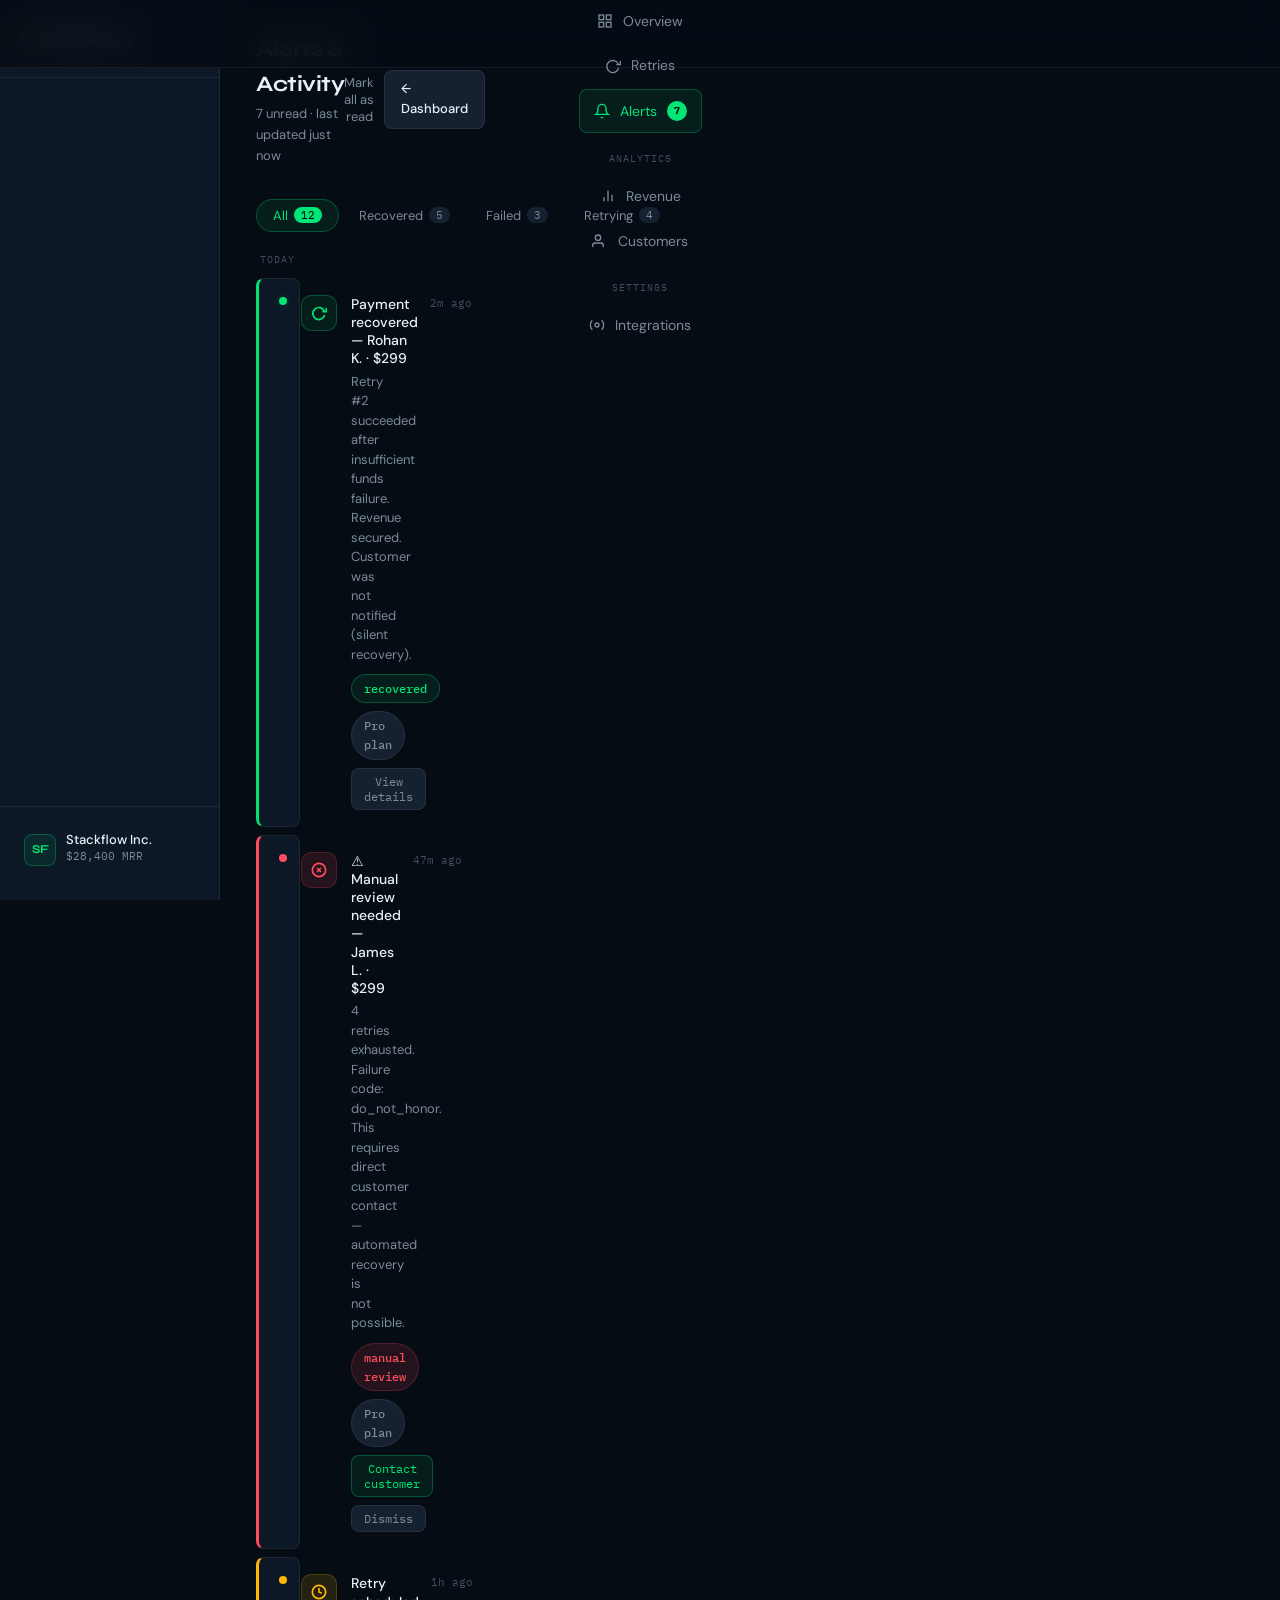
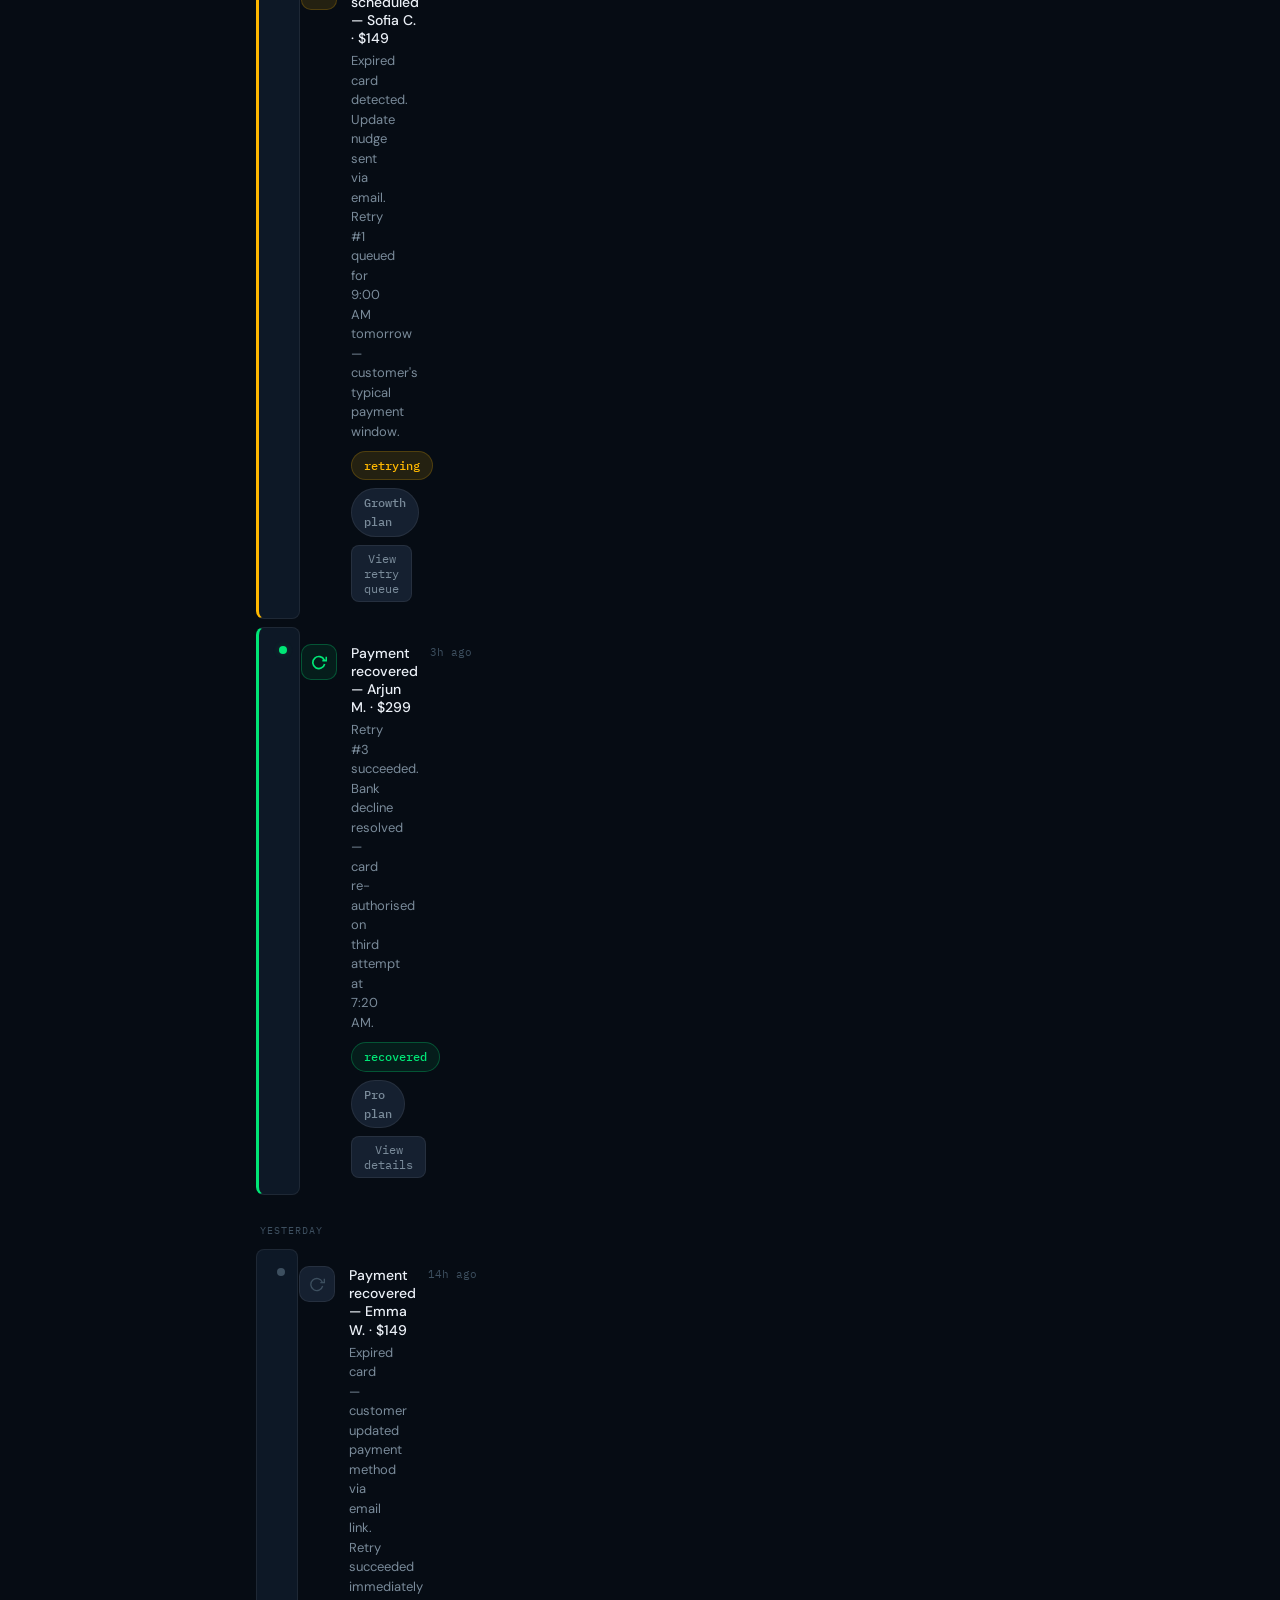
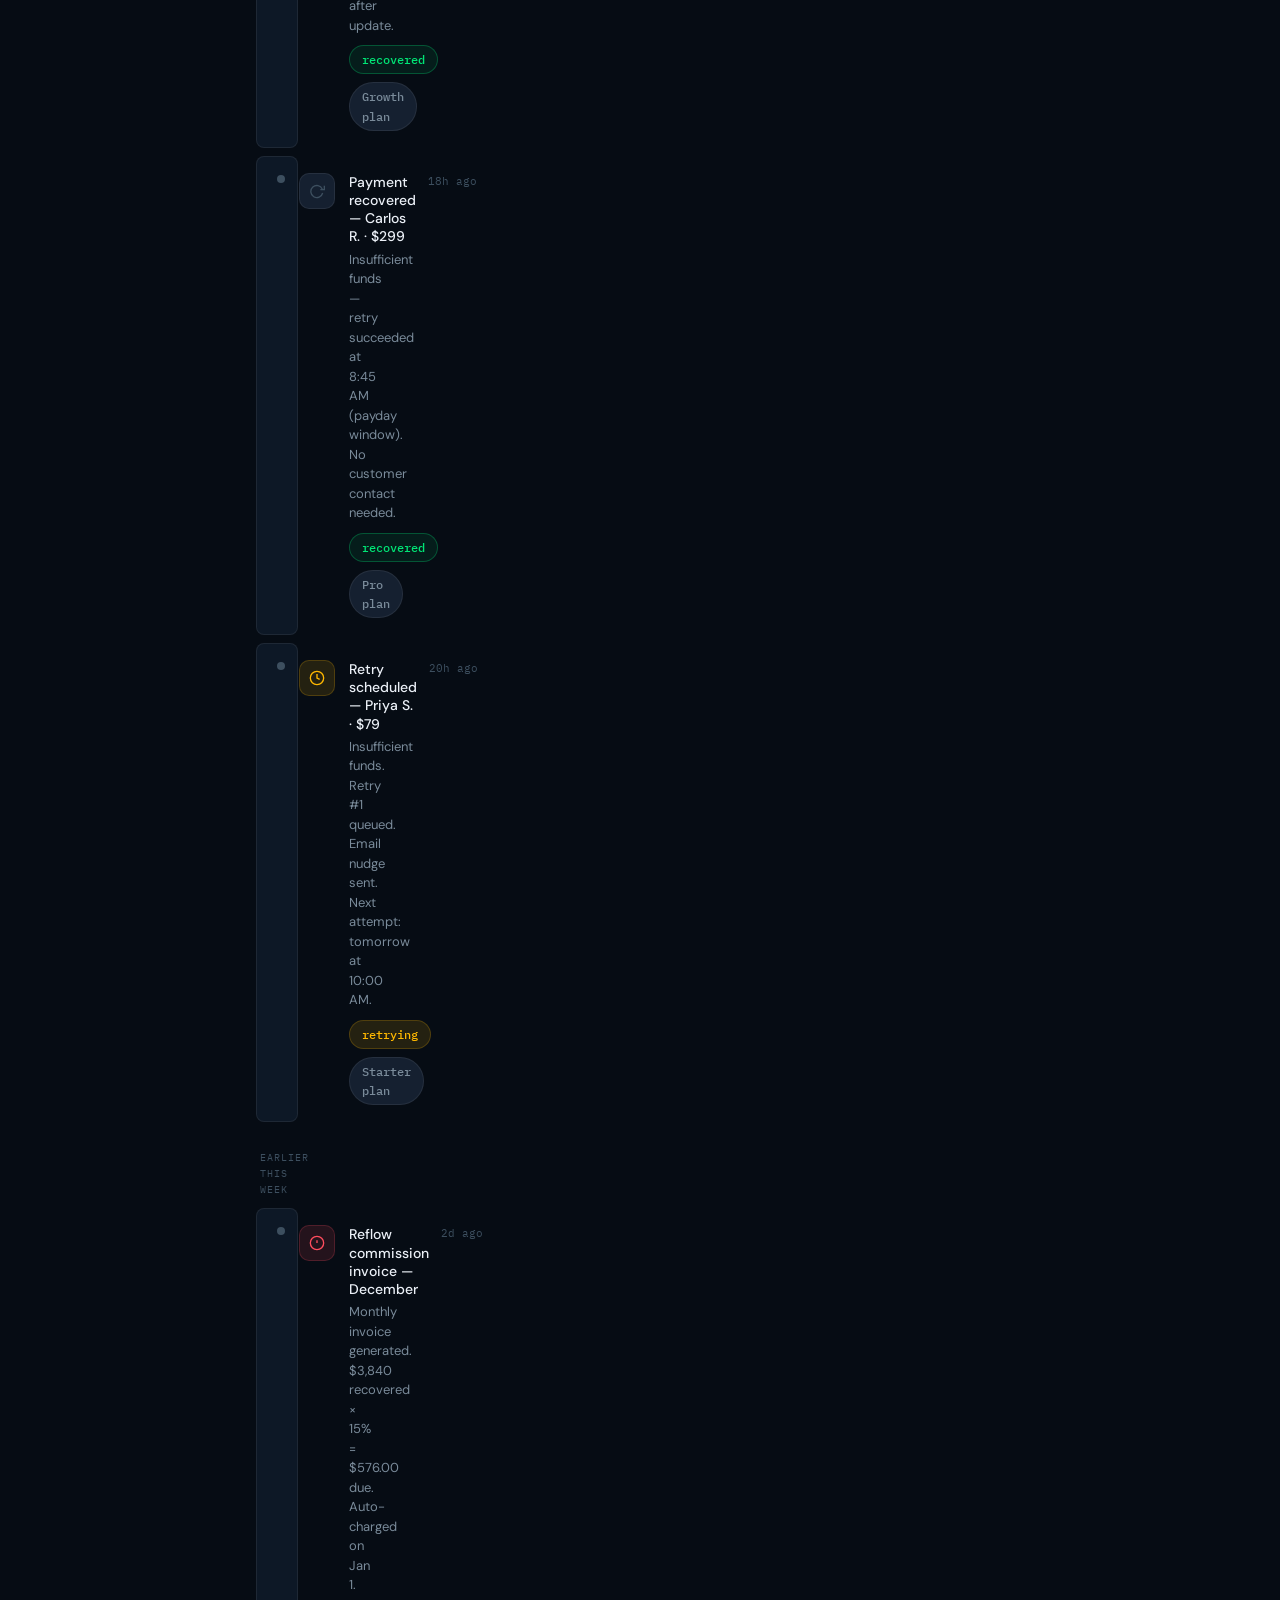
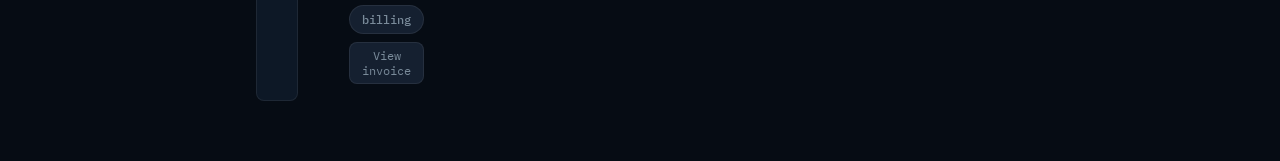
<file: alerts.html>
<!DOCTYPE html>
<html lang="en">
<head>
  <meta charset="UTF-8" />
  <meta name="viewport" content="width=device-width, initial-scale=1.0" />
  <title>Reflow — Alerts & Activity</title>
  <link rel="stylesheet" href="styles.css" />
  <style>
    body { background: var(--bg); }

    .dash-layout { display: grid; grid-template-columns: 220px 1fr; min-height: 100vh; }

    /* ─── SIDEBAR (reused from dashboard) ─── */
    .sidebar {
      background: var(--surface); border-right: 1px solid var(--border);
      padding: 24px 0; position: fixed; top: 0; left: 0; bottom: 0; width: 220px;
      display: flex; flex-direction: column; z-index: 10;
    }
    .sidebar-logo { padding: 0 20px 24px; border-bottom: 1px solid var(--border); margin-bottom: 12px; }
    .sidebar-nav { flex: 1; display: flex; flex-direction: column; gap: 2px; padding: 0 10px; }
    .sidebar-item { display: flex; align-items: center; gap: 10px; padding: 10px 14px; border-radius: var(--radius-sm); font-size: 14px; color: var(--text-muted); cursor: pointer; transition: all 0.15s; text-decoration: none; }
    .sidebar-item:hover { background: var(--surface-2); color: var(--text); }
    .sidebar-item.active { background: var(--accent-dim); color: var(--accent); border: 1px solid var(--accent-border); }
    .sidebar-section-label { padding: 16px 24px 6px; font-family: var(--font-mono); font-size: 10px; color: var(--text-dim); letter-spacing: 0.1em; text-transform: uppercase; }
    .sidebar-bottom { padding: 16px 10px 0; border-top: 1px solid var(--border); margin-top: auto; }
    .sidebar-company { display: flex; align-items: center; gap: 10px; padding: 10px 14px; border-radius: var(--radius-sm); }
    .company-avatar { width: 32px; height: 32px; border-radius: 8px; background: var(--accent-dim); border: 1px solid var(--accent-border); display: flex; align-items: center; justify-content: center; font-family: var(--font-head); font-size: 12px; font-weight: 700; color: var(--accent); }
    .company-name { font-size: 13px; font-weight: 500; line-height: 1; margin-bottom: 2px; }
    .company-mrr { font-size: 11px; color: var(--text-muted); font-family: var(--font-mono); }

    /* ─── MAIN ─── */
    .dash-main { margin-left: 220px; padding: 32px 36px; min-height: 100vh; }

    .dash-header { display: flex; align-items: center; justify-content: space-between; margin-bottom: 32px; }
    .dash-title { font-family: var(--font-head); font-size: 22px; font-weight: 700; letter-spacing: -0.5px; }
    .dash-subtitle { font-size: 13px; color: var(--text-muted); margin-top: 2px; }

    /* ─── FILTER TABS ─── */
    .filter-bar {
      display: flex; align-items: center; justify-content: space-between;
      margin-bottom: 20px; gap: 16px; flex-wrap: wrap;
    }

    .filter-tabs { display: flex; gap: 4px; }
    .filter-tab {
      padding: 7px 16px; border-radius: 100px; font-size: 13px;
      cursor: pointer; border: none; background: none; font-family: var(--font-body);
      color: var(--text-muted); transition: all 0.15s;
      display: flex; align-items: center; gap: 6px;
    }
    .filter-tab.active { background: var(--accent-dim); color: var(--accent); border: 1px solid var(--accent-border); }
    .filter-tab:hover:not(.active) { background: var(--surface); color: var(--text); }

    .tab-count {
      background: var(--surface-2); border-radius: 100px;
      padding: 1px 7px; font-family: var(--font-mono); font-size: 11px;
    }
    .filter-tab.active .tab-count { background: var(--accent); color: #000; }

    .mark-all-btn {
      font-size: 13px; color: var(--text-muted); background: none; border: none;
      cursor: pointer; font-family: var(--font-body); transition: color 0.2s;
    }
    .mark-all-btn:hover { color: var(--accent); }

    /* ─── ALERT GROUPS ─── */
    .alert-group { margin-bottom: 28px; }

    .group-label {
      font-family: var(--font-mono); font-size: 10px;
      color: var(--text-dim); letter-spacing: 0.1em; text-transform: uppercase;
      margin-bottom: 10px; padding: 0 4px;
    }

    .alert-list { display: flex; flex-direction: column; gap: 8px; }

    /* ─── SINGLE ALERT ─── */
    .alert-item {
      display: flex; align-items: flex-start; gap: 14px;
      padding: 16px 20px;
      background: var(--surface);
      border: 1px solid var(--border);
      border-radius: var(--radius-sm);
      cursor: pointer; transition: all 0.15s;
      position: relative;
    }
    .alert-item:hover { border-color: var(--accent-border); background: var(--surface-2); }
    .alert-item.unread { border-left: 3px solid var(--accent); }
    .alert-item.unread-red { border-left: 3px solid var(--red); }
    .alert-item.unread-yellow { border-left: 3px solid var(--yellow); }

    .alert-dot-wrap { flex-shrink: 0; padding-top: 2px; }
    .alert-dot { width: 8px; height: 8px; border-radius: 50%; }
    .dot-green { background: var(--accent); box-shadow: 0 0 6px var(--accent-glow); }
    .dot-red { background: var(--red); }
    .dot-yellow { background: var(--yellow); }
    .dot-muted { background: var(--text-dim); }

    .alert-icon {
      width: 36px; height: 36px; border-radius: 10px; flex-shrink: 0;
      display: flex; align-items: center; justify-content: center;
    }
    .icon-green { background: var(--accent-dim); border: 1px solid var(--accent-border); color: var(--accent); }
    .icon-red { background: var(--red-dim); border: 1px solid rgba(255,77,94,0.2); color: var(--red); }
    .icon-yellow { background: var(--yellow-dim); border: 1px solid rgba(255,184,0,0.2); color: var(--yellow); }
    .icon-muted { background: var(--surface-2); border: 1px solid var(--border); color: var(--text-dim); }

    .alert-body { flex: 1; min-width: 0; }

    .alert-header { display: flex; align-items: flex-start; justify-content: space-between; gap: 12px; margin-bottom: 4px; }
    .alert-title { font-size: 14px; font-weight: 500; line-height: 1.3; }
    .alert-time { font-family: var(--font-mono); font-size: 11px; color: var(--text-dim); white-space: nowrap; flex-shrink: 0; }

    .alert-desc { font-size: 13px; color: var(--text-muted); line-height: 1.5; margin-bottom: 10px; }

    .alert-meta { display: flex; align-items: center; gap: 8px; flex-wrap: wrap; }

    .alert-action-btn {
      padding: 5px 12px; border-radius: var(--radius-sm);
      font-size: 12px; font-family: var(--font-mono);
      cursor: pointer; border: none; transition: all 0.15s;
    }
    .action-primary { background: var(--accent-dim); color: var(--accent); border: 1px solid var(--accent-border); }
    .action-primary:hover { background: var(--accent); color: #000; }
    .action-ghost { background: var(--surface-2); color: var(--text-muted); border: 1px solid var(--border); }
    .action-ghost:hover { background: var(--surface-3); color: var(--text); }

    /* ─── EMPTY STATE ─── */
    .empty-state {
      text-align: center; padding: 60px 20px;
      display: none;
    }
    .empty-icon { font-size: 48px; margin-bottom: 16px; }
    .empty-title { font-family: var(--font-head); font-size: 20px; font-weight: 700; margin-bottom: 8px; }
    .empty-sub { color: var(--text-muted); font-size: 14px; }

    /* ─── DETAIL PANEL (slide-in) ─── */
    .detail-panel {
      position: fixed; top: 0; right: 0; bottom: 0;
      width: 400px; z-index: 200;
      background: var(--surface);
      border-left: 1px solid var(--border);
      transform: translateX(100%);
      transition: transform 0.3s cubic-bezier(0.25,0.46,0.45,0.94);
      display: flex; flex-direction: column;
      overflow: hidden;
    }
    .detail-panel.open { transform: none; box-shadow: -24px 0 60px rgba(0,0,0,0.4); }

    .panel-header {
      padding: 20px 24px;
      border-bottom: 1px solid var(--border);
      display: flex; align-items: center; justify-content: space-between;
    }
    .panel-title { font-family: var(--font-head); font-size: 16px; font-weight: 700; }
    .panel-close {
      width: 28px; height: 28px; border-radius: 50%;
      background: var(--surface-2); border: 1px solid var(--border);
      display: flex; align-items: center; justify-content: center;
      cursor: pointer; color: var(--text-muted); font-size: 16px;
      transition: all 0.15s;
    }
    .panel-close:hover { background: var(--surface-3); color: var(--text); }

    .panel-body { flex: 1; overflow-y: auto; padding: 24px; }

    .panel-section { margin-bottom: 24px; }
    .panel-section-title {
      font-family: var(--font-mono); font-size: 10px;
      color: var(--text-dim); letter-spacing: 0.1em; text-transform: uppercase;
      margin-bottom: 12px;
    }

    .detail-row {
      display: flex; justify-content: space-between; align-items: center;
      padding: 10px 0;
      border-bottom: 1px solid var(--border-light);
      font-size: 13px;
    }
    .detail-row:last-child { border-bottom: none; }
    .detail-key { color: var(--text-muted); }
    .detail-val { font-family: var(--font-mono); font-weight: 500; }

    .timeline { display: flex; flex-direction: column; gap: 0; }
    .tl-item { display: flex; gap: 12px; position: relative; padding-bottom: 16px; }
    .tl-item:last-child { padding-bottom: 0; }
    .tl-item:not(:last-child) .tl-line {
      position: absolute; left: 7px; top: 16px; bottom: 0; width: 1px;
      background: var(--border);
    }
    .tl-dot { width: 16px; height: 16px; border-radius: 50%; flex-shrink: 0; margin-top: 2px; border: 2px solid; }
    .tl-dot-green { background: var(--accent-dim); border-color: var(--accent); }
    .tl-dot-red { background: var(--red-dim); border-color: var(--red); }
    .tl-dot-yellow { background: var(--yellow-dim); border-color: var(--yellow); }
    .tl-dot-muted { background: var(--surface-2); border-color: var(--text-dim); }
    .tl-content { flex: 1; }
    .tl-label { font-size: 13px; font-weight: 500; margin-bottom: 2px; }
    .tl-time { font-family: var(--font-mono); font-size: 11px; color: var(--text-dim); }

    .panel-actions { padding: 20px 24px; border-top: 1px solid var(--border); display: flex; gap: 8px; }

    .panel-overlay {
      position: fixed; inset: 0; z-index: 150;
      background: rgba(6,12,20,0.6);
      backdrop-filter: blur(2px);
      display: none;
    }
    .panel-overlay.open { display: block; }

    @media (max-width: 1000px) {
      .dash-layout { grid-template-columns: 1fr; }
      .sidebar { display: none; }
      .dash-main { margin-left: 0; padding: 80px 20px 20px; }
      .detail-panel { width: 100%; }
    }
  </style>
</head>
<body>
  <div class="dash-layout">
    <aside class="sidebar">
      <div class="sidebar-logo">
        <a href="index.html" class="logo" style="font-size:18px;"><span class="logo-dot"></span>Reflow</a>
      </div>
      <nav class="sidebar-nav">
        <a href="dashboard.html" class="sidebar-item">
          <svg width="16" height="16" viewBox="0 0 24 24" fill="none" stroke="currentColor" stroke-width="2"><rect x="3" y="3" width="7" height="7"/><rect x="14" y="3" width="7" height="7"/><rect x="14" y="14" width="7" height="7"/><rect x="3" y="14" width="7" height="7"/></svg>
          Overview
        </a>
        <a href="#" class="sidebar-item">
          <svg width="16" height="16" viewBox="0 0 24 24" fill="none" stroke="currentColor" stroke-width="2"><polyline points="23 4 23 10 17 10"/><path d="M20.49 15a9 9 0 1 1-.57-5.95"/></svg>
          Retries
        </a>
        <a href="#" class="sidebar-item active">
          <svg width="16" height="16" viewBox="0 0 24 24" fill="none" stroke="currentColor" stroke-width="2"><path d="M18 8A6 6 0 0 0 6 8c0 7-3 9-3 9h18s-3-2-3-9"/><path d="M13.73 21a2 2 0 0 1-3.46 0"/></svg>
          Alerts
          <span style="margin-left:auto; background:var(--accent); color:#000; font-family:var(--font-mono); font-size:10px; font-weight:700; padding:2px 7px; border-radius:100px;">7</span>
        </a>
        <div class="sidebar-section-label">Analytics</div>
        <a href="#" class="sidebar-item">
          <svg width="16" height="16" viewBox="0 0 24 24" fill="none" stroke="currentColor" stroke-width="2"><line x1="18" y1="20" x2="18" y2="10"/><line x1="12" y1="20" x2="12" y2="4"/><line x1="6" y1="20" x2="6" y2="14"/></svg>
          Revenue
        </a>
        <a href="#" class="sidebar-item">
          <svg width="16" height="16" viewBox="0 0 24 24" fill="none" stroke="currentColor" stroke-width="2"><path d="M17 21v-2a4 4 0 0 0-4-4H5a4 4 0 0 0-4 4v2"/><circle cx="9" cy="7" r="4"/></svg>
          Customers
        </a>
        <div class="sidebar-section-label">Settings</div>
        <a href="onboarding.html" class="sidebar-item">
          <svg width="16" height="16" viewBox="0 0 24 24" fill="none" stroke="currentColor" stroke-width="2"><circle cx="12" cy="12" r="3"/><path d="M19.07 4.93a10 10 0 0 1 0 14.14M4.93 4.93a10 10 0 0 0 0 14.14"/></svg>
          Integrations
        </a>
      </nav>
      <div class="sidebar-bottom">
        <div class="sidebar-company">
          <div class="company-avatar">SF</div>
          <div>
            <div class="company-name">Stackflow Inc.</div>
            <div class="company-mrr">$28,400 MRR</div>
          </div>
        </div>
      </div>
    </aside>

    <main class="dash-main">
      <div class="dash-header">
        <div>
          <div class="dash-title">Alerts & Activity</div>
          <div class="dash-subtitle">7 unread · last updated just now</div>
        </div>
        <div style="display:flex;gap:10px;align-items:center;">
          <button class="mark-all-btn" onclick="markAllRead()">Mark all as read</button>
          <a href="dashboard.html" class="btn btn-secondary" style="padding:8px 16px;font-size:13px;">← Dashboard</a>
        </div>
      </div>

      <!-- FILTER TABS -->
      <div class="filter-bar">
        <div class="filter-tabs">
          <button class="filter-tab active" onclick="filterAlerts('all', this)">All <span class="tab-count">12</span></button>
          <button class="filter-tab" onclick="filterAlerts('recovered', this)">Recovered <span class="tab-count">5</span></button>
          <button class="filter-tab" onclick="filterAlerts('failed', this)">Failed <span class="tab-count">3</span></button>
          <button class="filter-tab" onclick="filterAlerts('retrying', this)">Retrying <span class="tab-count">4</span></button>
        </div>
      </div>

      <!-- TODAY -->
      <div class="alert-group" id="group-today">
        <div class="group-label">Today</div>
        <div class="alert-list">

          <div class="alert-item unread" data-type="recovered" onclick="openPanel('rohan')">
            <div class="alert-dot-wrap"><div class="alert-dot dot-green"></div></div>
            <div class="alert-icon icon-green">
              <svg width="16" height="16" viewBox="0 0 24 24" fill="none" stroke="currentColor" stroke-width="2.5"><polyline points="23 4 23 10 17 10"/><path d="M20.49 15a9 9 0 1 1-.57-5.95"/></svg>
            </div>
            <div class="alert-body">
              <div class="alert-header">
                <div class="alert-title">Payment recovered — Rohan K. · $299</div>
                <div class="alert-time">2m ago</div>
              </div>
              <div class="alert-desc">Retry #2 succeeded after insufficient funds failure. Revenue secured. Customer was not notified (silent recovery).</div>
              <div class="alert-meta">
                <span class="tag tag-green">recovered</span>
                <span class="tag tag-muted">Pro plan</span>
                <button class="alert-action-btn action-ghost">View details</button>
              </div>
            </div>
          </div>

          <div class="alert-item unread-red" data-type="failed" onclick="openPanel('james')">
            <div class="alert-dot-wrap"><div class="alert-dot dot-red"></div></div>
            <div class="alert-icon icon-red">
              <svg width="16" height="16" viewBox="0 0 24 24" fill="none" stroke="currentColor" stroke-width="2.5"><circle cx="12" cy="12" r="10"/><line x1="15" y1="9" x2="9" y2="15"/><line x1="9" y1="9" x2="15" y2="15"/></svg>
            </div>
            <div class="alert-body">
              <div class="alert-header">
                <div class="alert-title">⚠ Manual review needed — James L. · $299</div>
                <div class="alert-time">47m ago</div>
              </div>
              <div class="alert-desc">4 retries exhausted. Failure code: do_not_honor. This requires direct customer contact — automated recovery is not possible.</div>
              <div class="alert-meta">
                <span class="tag tag-red">manual review</span>
                <span class="tag tag-muted">Pro plan</span>
                <button class="alert-action-btn action-primary">Contact customer</button>
                <button class="alert-action-btn action-ghost">Dismiss</button>
              </div>
            </div>
          </div>

          <div class="alert-item unread-yellow" data-type="retrying" onclick="openPanel('sofia')">
            <div class="alert-dot-wrap"><div class="alert-dot dot-yellow"></div></div>
            <div class="alert-icon icon-yellow">
              <svg width="16" height="16" viewBox="0 0 24 24" fill="none" stroke="currentColor" stroke-width="2.5"><circle cx="12" cy="12" r="10"/><polyline points="12 6 12 12 16 14"/></svg>
            </div>
            <div class="alert-body">
              <div class="alert-header">
                <div class="alert-title">Retry scheduled — Sofia C. · $149</div>
                <div class="alert-time">1h ago</div>
              </div>
              <div class="alert-desc">Expired card detected. Update nudge sent via email. Retry #1 queued for 9:00 AM tomorrow — customer's typical payment window.</div>
              <div class="alert-meta">
                <span class="tag tag-yellow">retrying</span>
                <span class="tag tag-muted">Growth plan</span>
                <button class="alert-action-btn action-ghost">View retry queue</button>
              </div>
            </div>
          </div>

          <div class="alert-item unread" data-type="recovered" onclick="openPanel('arjun')">
            <div class="alert-dot-wrap"><div class="alert-dot dot-green"></div></div>
            <div class="alert-icon icon-green">
              <svg width="16" height="16" viewBox="0 0 24 24" fill="none" stroke="currentColor" stroke-width="2.5"><polyline points="23 4 23 10 17 10"/><path d="M20.49 15a9 9 0 1 1-.57-5.95"/></svg>
            </div>
            <div class="alert-body">
              <div class="alert-header">
                <div class="alert-title">Payment recovered — Arjun M. · $299</div>
                <div class="alert-time">3h ago</div>
              </div>
              <div class="alert-desc">Retry #3 succeeded. Bank decline resolved — card re-authorised on third attempt at 7:20 AM.</div>
              <div class="alert-meta">
                <span class="tag tag-green">recovered</span>
                <span class="tag tag-muted">Pro plan</span>
                <button class="alert-action-btn action-ghost">View details</button>
              </div>
            </div>
          </div>

        </div>
      </div>

      <!-- YESTERDAY -->
      <div class="alert-group" id="group-yesterday">
        <div class="group-label">Yesterday</div>
        <div class="alert-list">

          <div class="alert-item" data-type="recovered">
            <div class="alert-dot-wrap"><div class="alert-dot dot-muted"></div></div>
            <div class="alert-icon icon-muted">
              <svg width="16" height="16" viewBox="0 0 24 24" fill="none" stroke="currentColor" stroke-width="2"><polyline points="23 4 23 10 17 10"/><path d="M20.49 15a9 9 0 1 1-.57-5.95"/></svg>
            </div>
            <div class="alert-body">
              <div class="alert-header">
                <div class="alert-title">Payment recovered — Emma W. · $149</div>
                <div class="alert-time">14h ago</div>
              </div>
              <div class="alert-desc">Expired card — customer updated payment method via email link. Retry succeeded immediately after update.</div>
              <div class="alert-meta">
                <span class="tag tag-green">recovered</span>
                <span class="tag tag-muted">Growth plan</span>
              </div>
            </div>
          </div>

          <div class="alert-item" data-type="recovered">
            <div class="alert-dot-wrap"><div class="alert-dot dot-muted"></div></div>
            <div class="alert-icon icon-muted">
              <svg width="16" height="16" viewBox="0 0 24 24" fill="none" stroke="currentColor" stroke-width="2"><polyline points="23 4 23 10 17 10"/><path d="M20.49 15a9 9 0 1 1-.57-5.95"/></svg>
            </div>
            <div class="alert-body">
              <div class="alert-header">
                <div class="alert-title">Payment recovered — Carlos R. · $299</div>
                <div class="alert-time">18h ago</div>
              </div>
              <div class="alert-desc">Insufficient funds — retry succeeded at 8:45 AM (payday window). No customer contact needed.</div>
              <div class="alert-meta">
                <span class="tag tag-green">recovered</span>
                <span class="tag tag-muted">Pro plan</span>
              </div>
            </div>
          </div>

          <div class="alert-item" data-type="retrying">
            <div class="alert-dot-wrap"><div class="alert-dot dot-muted"></div></div>
            <div class="alert-icon icon-yellow">
              <svg width="16" height="16" viewBox="0 0 24 24" fill="none" stroke="currentColor" stroke-width="2"><circle cx="12" cy="12" r="10"/><polyline points="12 6 12 12 16 14"/></svg>
            </div>
            <div class="alert-body">
              <div class="alert-header">
                <div class="alert-title">Retry scheduled — Priya S. · $79</div>
                <div class="alert-time">20h ago</div>
              </div>
              <div class="alert-desc">Insufficient funds. Retry #1 queued. Email nudge sent. Next attempt: tomorrow at 10:00 AM.</div>
              <div class="alert-meta">
                <span class="tag tag-yellow">retrying</span>
                <span class="tag tag-muted">Starter plan</span>
              </div>
            </div>
          </div>

        </div>
      </div>

      <!-- 2 DAYS AGO -->
      <div class="alert-group" id="group-older">
        <div class="group-label">Earlier this week</div>
        <div class="alert-list">
          <div class="alert-item" data-type="failed">
            <div class="alert-dot-wrap"><div class="alert-dot dot-muted"></div></div>
            <div class="alert-icon icon-red">
              <svg width="16" height="16" viewBox="0 0 24 24" fill="none" stroke="currentColor" stroke-width="2"><circle cx="12" cy="12" r="10"/><line x1="12" y1="8" x2="12" y2="12"/><line x1="12" y1="16" x2="12.01" y2="16"/></svg>
            </div>
            <div class="alert-body">
              <div class="alert-header">
                <div class="alert-title">Reflow commission invoice — December</div>
                <div class="alert-time">2d ago</div>
              </div>
              <div class="alert-desc">Monthly invoice generated. $3,840 recovered × 15% = $576.00 due. Auto-charged on Jan 1.</div>
              <div class="alert-meta">
                <span class="tag tag-muted">billing</span>
                <button class="alert-action-btn action-ghost">View invoice</button>
              </div>
            </div>
          </div>
        </div>
      </div>

    </main>
  </div>

  <!-- DETAIL PANEL OVERLAY -->
  <div class="panel-overlay" id="panel-overlay" onclick="closePanel()"></div>

  <!-- DETAIL PANEL -->
  <div class="detail-panel" id="detail-panel">
    <div class="panel-header">
      <div class="panel-title" id="panel-title">Payment Details</div>
      <div class="panel-close" onclick="closePanel()">✕</div>
    </div>
    <div class="panel-body" id="panel-body">
      <!-- Filled dynamically -->
    </div>
    <div class="panel-actions" id="panel-actions"></div>
  </div>

  <script src="app.js"></script>
  <script>
    const panelData = {
      rohan: {
        title: 'Rohan K. — $299 Recovered',
        details: [
          { key: 'Customer', val: 'Rohan K.' },
          { key: 'Plan', val: 'Pro · $299/mo' },
          { key: 'Failure type', val: 'Insufficient funds' },
          { key: 'Original failure', val: 'Dec 28 · 2:14 AM' },
          { key: 'Retries attempted', val: '2' },
          { key: 'Recovered on', val: 'Dec 28 · 9:07 AM' },
          { key: 'Recovery time', val: '6h 53m' },
          { key: 'Commission (15%)', val: '$44.85' },
        ],
        timeline: [
          { label: 'Payment failed', sub: 'Insufficient funds · 2:14 AM', type: 'red' },
          { label: 'Failure classified', sub: 'Payday window retry queued · 2:15 AM', type: 'muted' },
          { label: 'Retry #1 failed', sub: 'Still insufficient · 6:00 AM', type: 'yellow' },
          { label: 'Retry #2 succeeded', sub: 'Payment confirmed · 9:07 AM', type: 'green' },
        ],
        actions: [
          { label: 'View payment', style: 'action-ghost' },
          { label: 'Email customer receipt', style: 'action-primary' },
        ]
      },
      james: {
        title: 'James L. — $299 · Manual Review',
        details: [
          { key: 'Customer', val: 'James L.' },
          { key: 'Plan', val: 'Pro · $299/mo' },
          { key: 'Failure type', val: 'Do not honor' },
          { key: 'Original failure', val: 'Today · 11:30 AM' },
          { key: 'Retries attempted', val: '4 (max)' },
          { key: 'Status', val: '⚠ Unresolved' },
          { key: 'Next step', val: 'Manual contact required' },
        ],
        timeline: [
          { label: 'Payment failed', sub: 'Do not honor · 11:30 AM', type: 'red' },
          { label: 'Retry #1, #2, #3 failed', sub: 'Same code · 11:35 AM–2:00 PM', type: 'red' },
          { label: 'Retry #4 failed', sub: 'Max retries reached · 4:00 PM', type: 'red' },
          { label: 'Alert escalated', sub: 'Manual review required · 4:01 PM', type: 'yellow' },
        ],
        actions: [
          { label: 'Draft customer email', style: 'action-primary' },
          { label: 'Mark resolved', style: 'action-ghost' },
        ]
      },
      sofia: {
        title: 'Sofia C. — $149 · Retry Pending',
        details: [
          { key: 'Customer', val: 'Sofia C.' },
          { key: 'Plan', val: 'Growth · $149/mo' },
          { key: 'Failure type', val: 'Expired card' },
          { key: 'Original failure', val: 'Today · 8:00 AM' },
          { key: 'Email nudge sent', val: 'Today · 8:02 AM' },
          { key: 'Next retry', val: 'Tomorrow · 9:00 AM' },
          { key: 'Status', val: 'Awaiting card update' },
        ],
        timeline: [
          { label: 'Payment failed', sub: 'Expired card · 8:00 AM', type: 'red' },
          { label: 'Card update email sent', sub: '"Update your card" · 8:02 AM', type: 'yellow' },
          { label: 'Retry scheduled', sub: 'Tomorrow 9:00 AM · optimal window', type: 'muted' },
        ],
        actions: [
          { label: 'Send SMS nudge', style: 'action-primary' },
          { label: 'Skip retry', style: 'action-ghost' },
        ]
      },
      arjun: {
        title: 'Arjun M. — $299 Recovered',
        details: [
          { key: 'Customer', val: 'Arjun M.' },
          { key: 'Plan', val: 'Pro · $299/mo' },
          { key: 'Failure type', val: 'Bank decline' },
          { key: 'Original failure', val: 'Today · 12:00 AM' },
          { key: 'Retries attempted', val: '3' },
          { key: 'Recovered on', val: 'Today · 7:20 AM' },
          { key: 'Recovery time', val: '7h 20m' },
          { key: 'Commission (15%)', val: '$44.85' },
        ],
        timeline: [
          { label: 'Payment failed', sub: 'Bank decline · 12:00 AM', type: 'red' },
          { label: 'Retry #1 failed', sub: '3:00 AM', type: 'red' },
          { label: 'Retry #2 failed', sub: '5:00 AM', type: 'yellow' },
          { label: 'Retry #3 succeeded', sub: '7:20 AM', type: 'green' },
        ],
        actions: [
          { label: 'View payment', style: 'action-ghost' },
        ]
      }
    };

    function openPanel(key) {
      const data = panelData[key];
      if (!data) return;

      document.getElementById('panel-title').textContent = data.title;
      document.getElementById('panel-body').innerHTML = `
        <div class="panel-section">
          <div class="panel-section-title">Payment info</div>
          ${data.details.map(d => `
            <div class="detail-row">
              <span class="detail-key">${d.key}</span>
              <span class="detail-val">${d.val}</span>
            </div>
          `).join('')}
        </div>
        <div class="panel-section">
          <div class="panel-section-title">Recovery timeline</div>
          <div class="timeline">
            ${data.timeline.map(t => `
              <div class="tl-item">
                <div class="tl-line"></div>
                <div class="tl-dot tl-dot-${t.type}"></div>
                <div class="tl-content">
                  <div class="tl-label">${t.label}</div>
                  <div class="tl-time">${t.sub}</div>
                </div>
              </div>
            `).join('')}
          </div>
        </div>
      `;

      document.getElementById('panel-actions').innerHTML = data.actions.map(a =>
        `<button class="alert-action-btn ${a.style}" style="padding:9px 16px; font-size:13px;">${a.label}</button>`
      ).join('');

      document.getElementById('detail-panel').classList.add('open');
      document.getElementById('panel-overlay').classList.add('open');
    }

    function closePanel() {
      document.getElementById('detail-panel').classList.remove('open');
      document.getElementById('panel-overlay').classList.remove('open');
    }

    function filterAlerts(type, tabEl) {
      document.querySelectorAll('.filter-tab').forEach(t => t.classList.remove('active'));
      tabEl.classList.add('active');

      document.querySelectorAll('.alert-item').forEach(item => {
        const itemType = item.dataset.type;
        item.style.display = (type === 'all' || itemType === type) ? 'flex' : 'none';
      });
    }

    function markAllRead() {
      document.querySelectorAll('.alert-item').forEach(item => {
        item.classList.remove('unread', 'unread-red', 'unread-yellow');
      });
      document.querySelectorAll('.alert-dot').forEach(d => d.classList.replace('dot-green','dot-muted') || d.classList.replace('dot-red','dot-muted') || d.classList.replace('dot-yellow','dot-muted'));
    }
  </script>
</body>
</html>
</file>
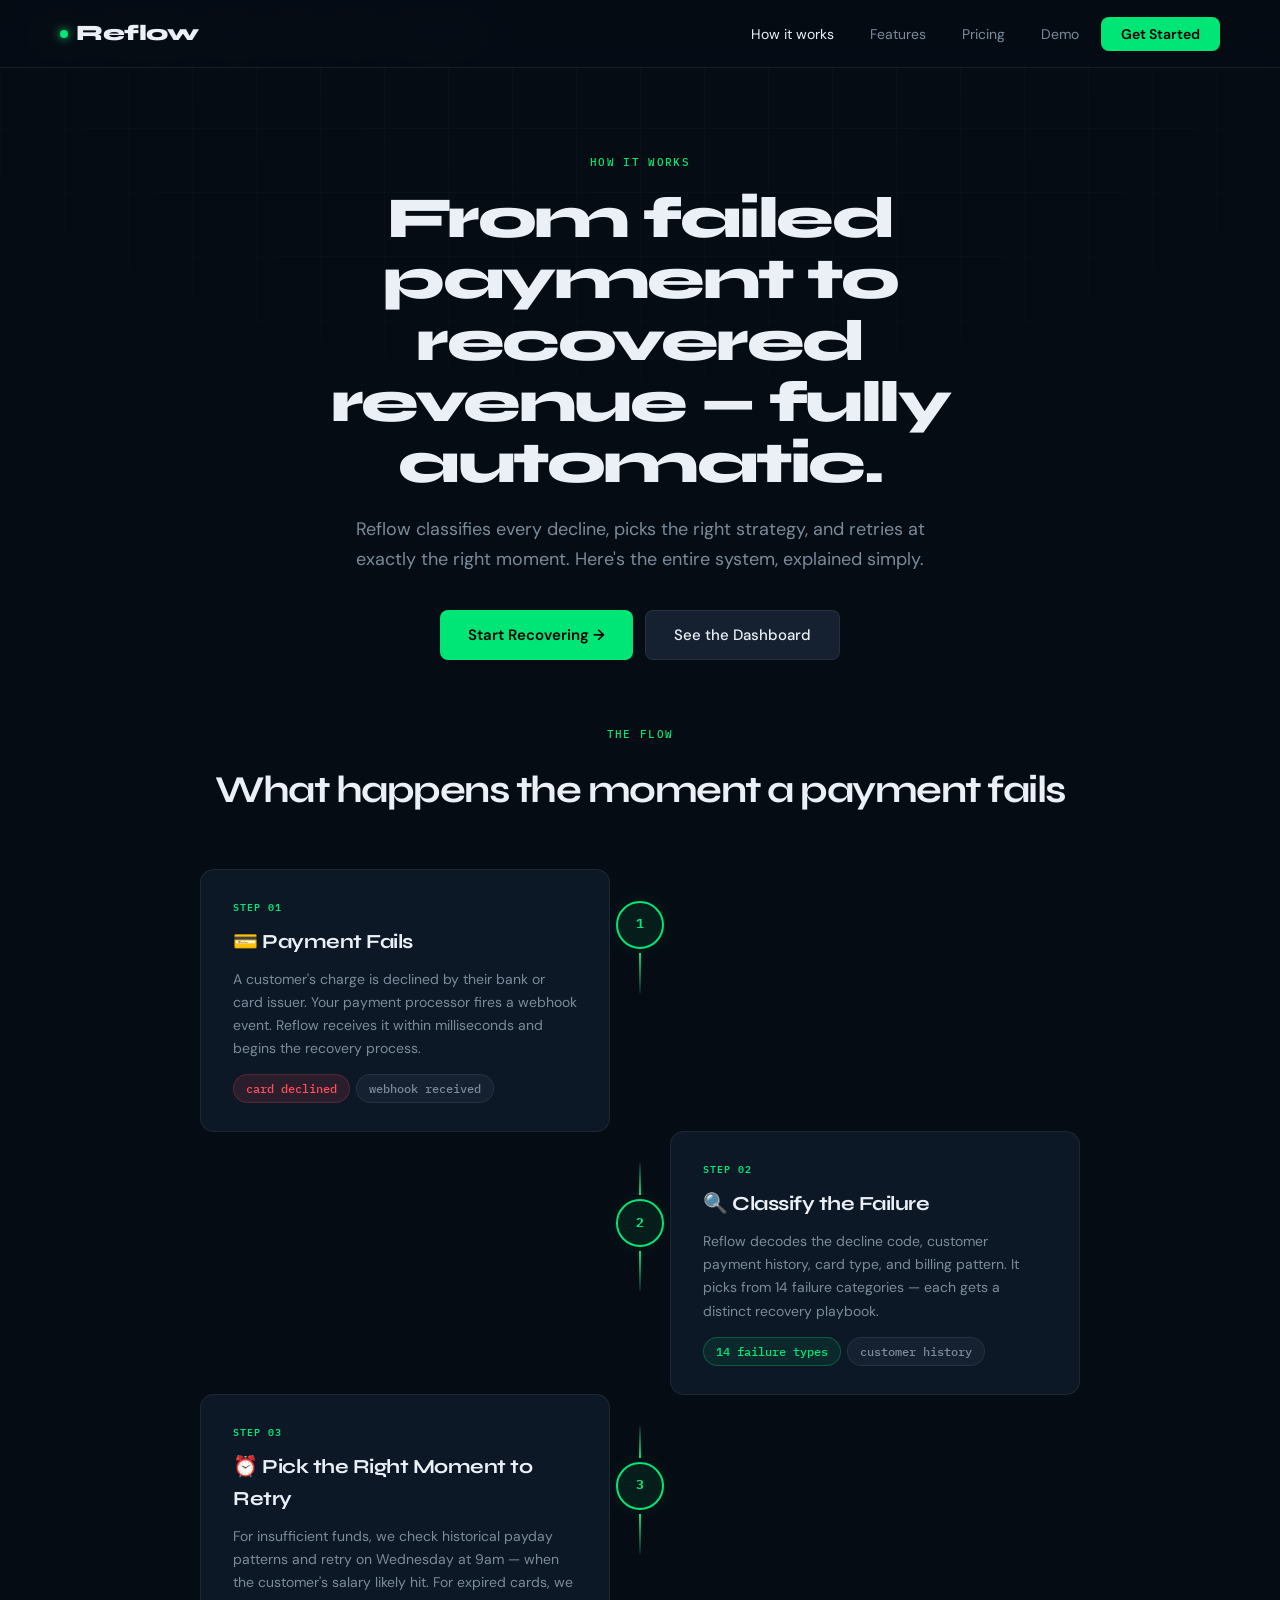
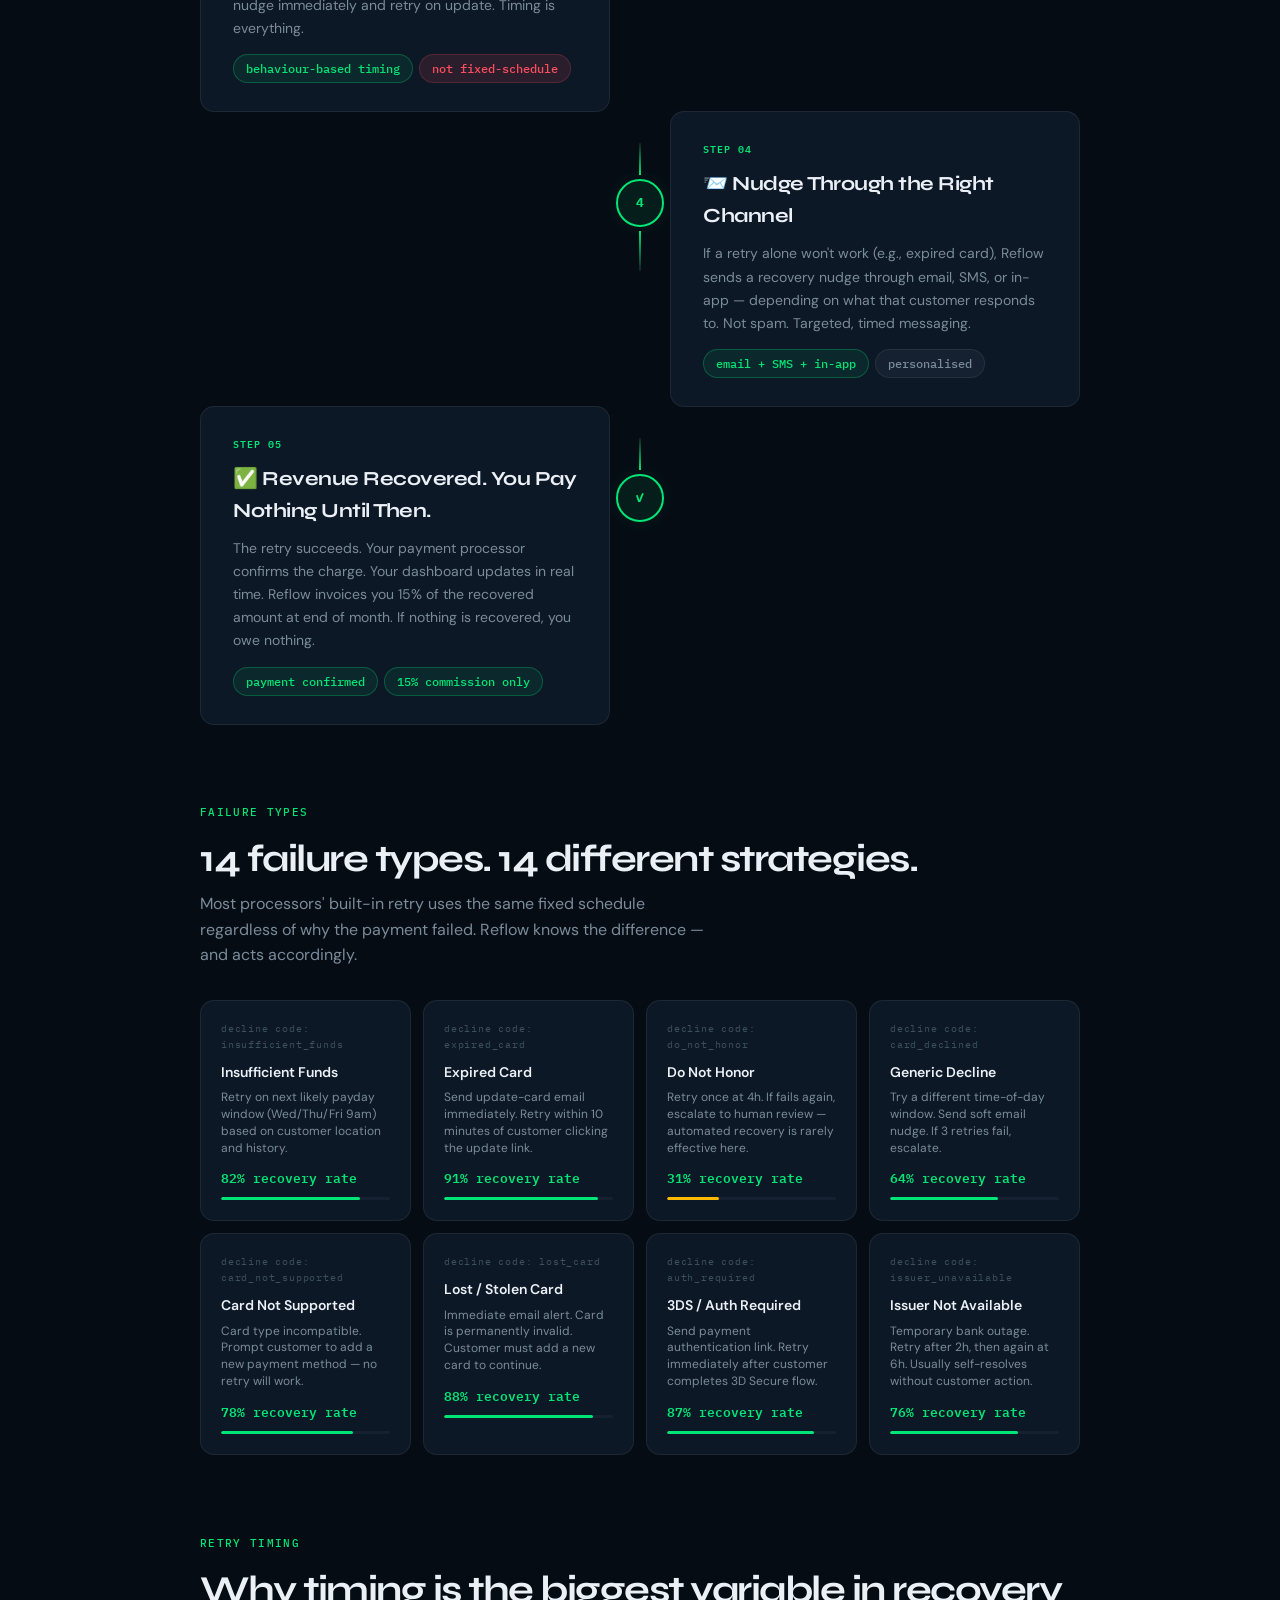
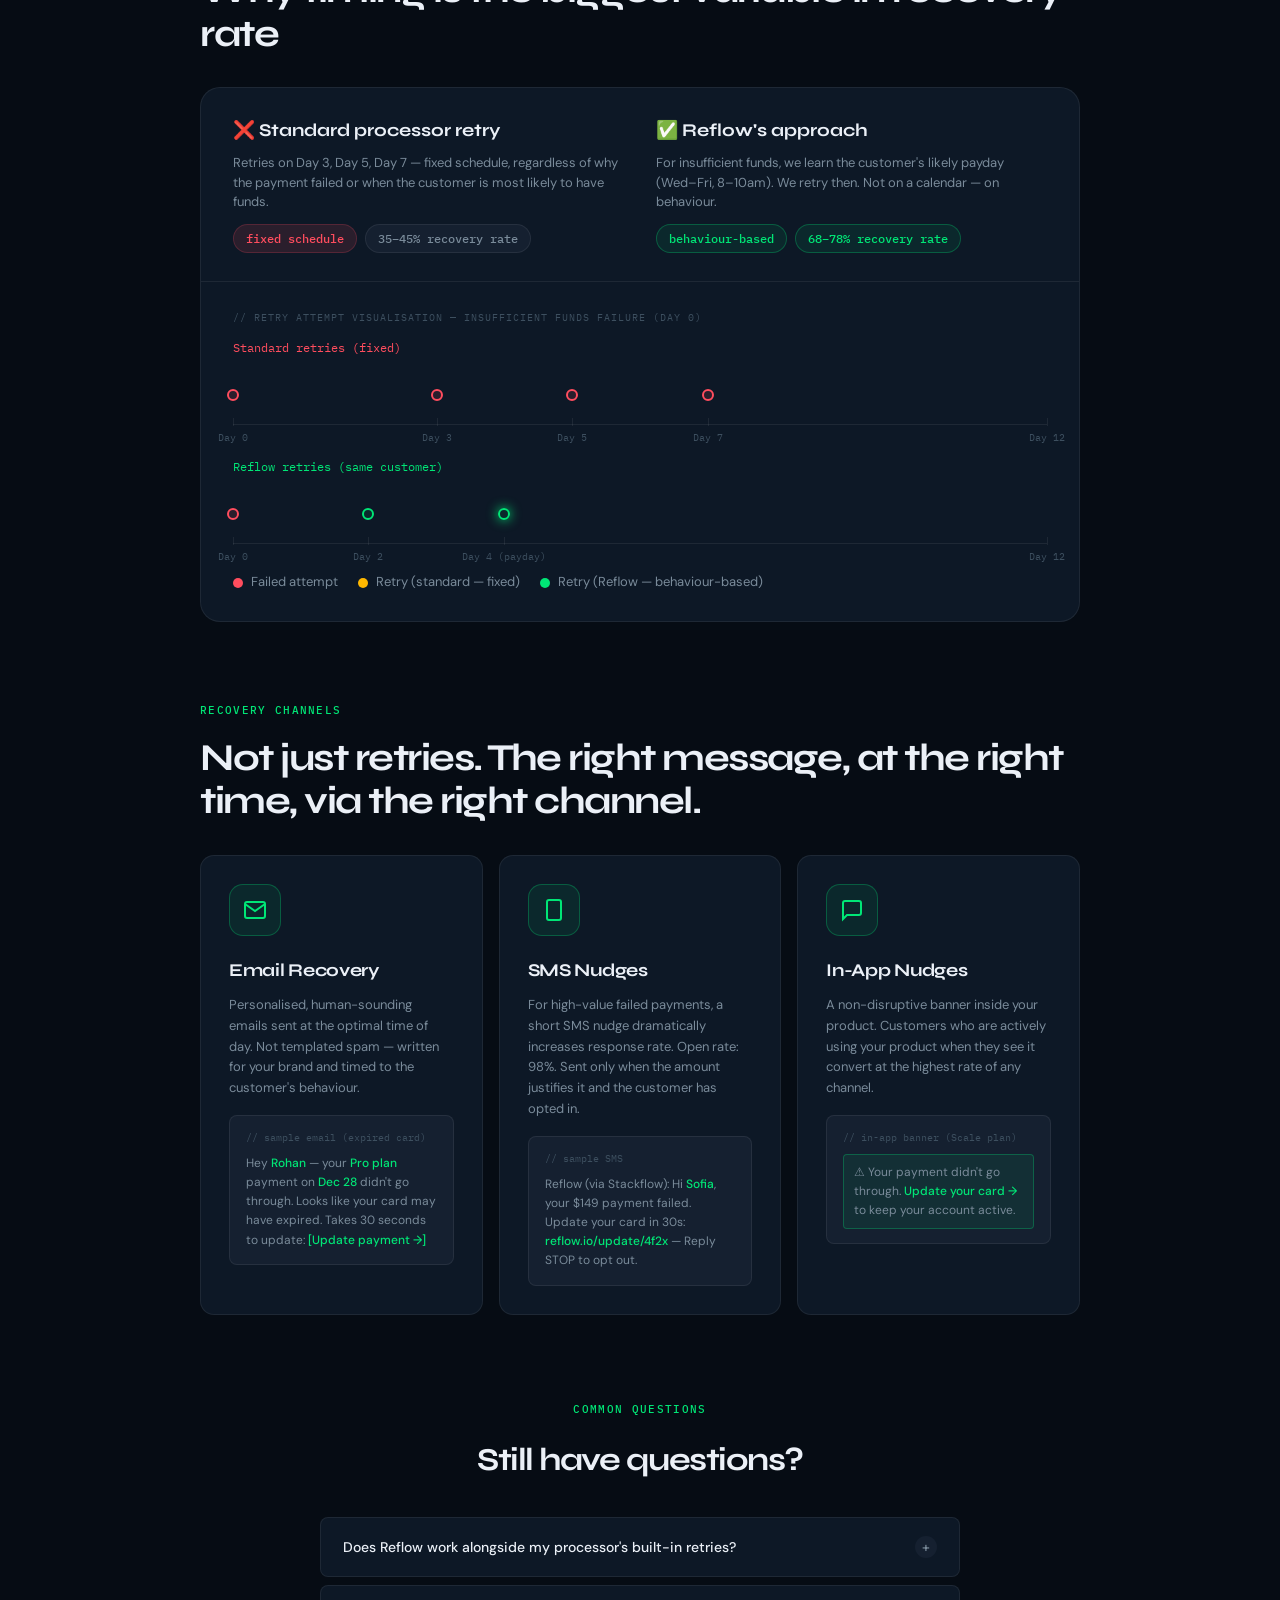
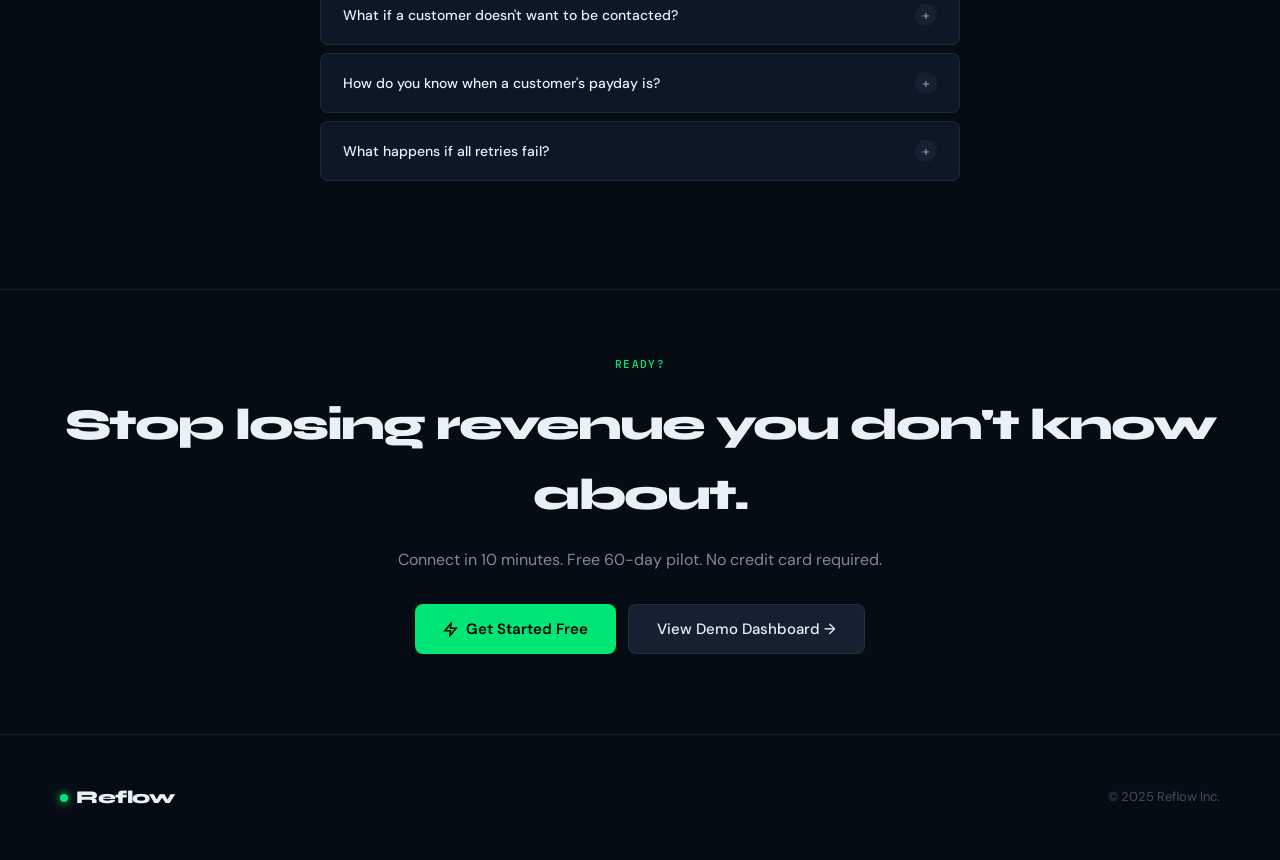
<file: how-it-works.html>
<!DOCTYPE html>
<html lang="en">
<head>
  <meta charset="UTF-8" />
  <meta name="viewport" content="width=device-width, initial-scale=1.0" />
  <title>Reflow — How It Works</title>
  <link rel="stylesheet" href="styles.css" />
  <style>
    body { background: var(--bg); }

    /* ─── HERO ─── */
    .hiw-hero {
      padding: calc(var(--nav-h) + 80px) 40px 60px;
      max-width: 760px; margin: 0 auto;
      text-align: center;
    }

    .hiw-hero h1 {
      font-family: var(--font-head);
      font-size: clamp(36px, 5vw, 58px);
      font-weight: 800; letter-spacing: -2.5px; line-height: 1.06;
      margin-bottom: 20px;
    }

    .hiw-hero p {
      font-size: 18px; color: var(--text-muted); line-height: 1.65;
      max-width: 580px; margin: 0 auto 36px;
    }

    /* ─── FLOW DIAGRAM ─── */
    .flow-section { padding: 0 40px 80px; max-width: 960px; margin: 0 auto; }

    .flow-diagram {
      position: relative;
      display: flex; flex-direction: column; gap: 0;
    }

    .flow-row {
      display: grid; grid-template-columns: 1fr 60px 1fr;
      gap: 0; align-items: start;
      margin-bottom: -1px;
    }

    /* Left / Right cards */
    .flow-card {
      background: var(--surface);
      border: 1px solid var(--border);
      border-radius: var(--radius);
      padding: 28px 32px;
      transition: all 0.2s;
      position: relative;
    }
    .flow-card:hover { border-color: var(--accent-border); box-shadow: 0 0 24px var(--accent-dim); }
    .flow-card.empty { background: transparent; border: none; box-shadow: none; }

    .flow-card-num {
      font-family: var(--font-mono); font-size: 10px; font-weight: 600;
      color: var(--accent); letter-spacing: 0.1em; text-transform: uppercase;
      margin-bottom: 12px;
    }

    .flow-card h3 {
      font-family: var(--font-head); font-size: 20px; font-weight: 700;
      letter-spacing: -0.5px; margin-bottom: 10px;
    }

    .flow-card p {
      font-size: 14px; color: var(--text-muted); line-height: 1.65;
    }

    .flow-card-tags { margin-top: 14px; display: flex; gap: 6px; flex-wrap: wrap; }

    /* Middle connector column */
    .flow-connector {
      display: flex; flex-direction: column; align-items: center; justify-content: flex-start;
      padding-top: 32px;
    }

    .connector-node {
      width: 48px; height: 48px; border-radius: 50%;
      background: var(--accent-dim); border: 2px solid var(--accent);
      display: flex; align-items: center; justify-content: center;
      color: var(--accent); font-family: var(--font-mono); font-size: 13px;
      font-weight: 700; flex-shrink: 0;
      box-shadow: 0 0 20px var(--accent-dim);
    }

    .connector-line {
      width: 2px; flex: 1; min-height: 40px;
      background: linear-gradient(to bottom, var(--accent), var(--border));
      margin: 4px 0;
    }

    .connector-line-top {
      width: 2px; height: 32px;
      background: linear-gradient(to bottom, var(--border), var(--accent));
      margin-bottom: 4px;
    }

    /* ─── FAILURE TYPES GRID ─── */
    .failures-section { padding: 0 40px 80px; max-width: 960px; margin: 0 auto; }

    .failures-grid {
      display: grid; grid-template-columns: repeat(4, 1fr);
      gap: 12px; margin-top: 40px;
    }

    .failure-card {
      background: var(--surface); border: 1px solid var(--border);
      border-radius: var(--radius); padding: 20px;
      transition: all 0.2s; cursor: default;
    }
    .failure-card:hover { border-color: var(--accent-border); transform: translateY(-2px); }

    .failure-code {
      font-family: var(--font-mono); font-size: 10px;
      color: var(--text-dim); letter-spacing: 0.08em;
      margin-bottom: 8px;
    }

    .failure-name { font-size: 14px; font-weight: 600; margin-bottom: 6px; }

    .failure-strategy {
      font-size: 12px; color: var(--text-muted); line-height: 1.4;
      margin-bottom: 12px;
    }

    .failure-rate {
      font-family: var(--font-mono); font-size: 13px;
      font-weight: 600; color: var(--accent);
    }

    .failure-bar-track {
      height: 3px; background: var(--surface-2); border-radius: 2px;
      margin-top: 8px; overflow: hidden;
    }
    .failure-bar-fill {
      height: 100%; background: var(--accent); border-radius: 2px;
    }

    /* ─── TIMING EXPLAINER ─── */
    .timing-section { padding: 0 40px 80px; max-width: 960px; margin: 0 auto; }

    .timing-card {
      background: var(--surface); border: 1px solid var(--border);
      border-radius: var(--radius-lg); overflow: hidden;
    }

    .timing-header {
      padding: 28px 32px; border-bottom: 1px solid var(--border);
      display: grid; grid-template-columns: 1fr 1fr; gap: 32px;
    }

    .timing-col h3 { font-family: var(--font-head); font-size: 18px; font-weight: 700; margin-bottom: 8px; }
    .timing-col p { font-size: 13px; color: var(--text-muted); line-height: 1.5; }

    .timing-vs {
      display: flex; align-items: center; gap: 8px; margin-top: 12px;
      font-family: var(--font-mono); font-size: 11px;
    }

    .timing-timeline {
      padding: 28px 32px;
    }

    .timeline-label {
      font-family: var(--font-mono); font-size: 10px;
      color: var(--text-dim); letter-spacing: 0.1em; text-transform: uppercase;
      margin-bottom: 12px;
    }

    .timeline-track {
      position: relative; height: 60px; margin-bottom: 20px;
    }

    .timeline-axis {
      position: absolute; bottom: 0; left: 0; right: 0;
      height: 1px; background: var(--border);
    }

    .timeline-tick {
      position: absolute; bottom: -1px;
      width: 1px; background: var(--border);
      height: 8px;
    }
    .timeline-tick-label {
      position: absolute; bottom: -20px;
      transform: translateX(-50%);
      font-family: var(--font-mono); font-size: 10px; color: var(--text-dim);
      white-space: nowrap;
    }

    .retry-dot {
      position: absolute; top: 50%; transform: translateY(-50%);
      width: 12px; height: 12px; border-radius: 50%;
      border: 2px solid; cursor: pointer;
      transition: transform 0.2s;
    }
    .retry-dot:hover { transform: translateY(-50%) scale(1.4); }

    .retry-dot-standard { background: var(--red-dim); border-color: var(--red); }
    .retry-dot-reflow { background: var(--accent-dim); border-color: var(--accent); }

    .timeline-legend {
      display: flex; gap: 20px; margin-top: 28px;
    }
    .legend-item { display: flex; align-items: center; gap: 8px; font-size: 13px; color: var(--text-muted); }
    .legend-dot { width: 10px; height: 10px; border-radius: 50%; }

    /* ─── CHANNELS ─── */
    .channels-section { padding: 0 40px 80px; max-width: 960px; margin: 0 auto; }

    .channels-grid {
      display: grid; grid-template-columns: repeat(3, 1fr);
      gap: 16px; margin-top: 40px;
    }

    .channel-card {
      background: var(--surface); border: 1px solid var(--border);
      border-radius: var(--radius); padding: 28px;
      transition: all 0.2s;
    }
    .channel-card:hover { border-color: var(--accent-border); }

    .channel-icon {
      width: 52px; height: 52px; border-radius: 14px;
      background: var(--accent-dim); border: 1px solid var(--accent-border);
      display: flex; align-items: center; justify-content: center;
      color: var(--accent); margin-bottom: 20px;
    }

    .channel-card h3 {
      font-family: var(--font-head); font-size: 18px; font-weight: 700;
      letter-spacing: -0.3px; margin-bottom: 10px;
    }

    .channel-card p { font-size: 13px; color: var(--text-muted); line-height: 1.6; margin-bottom: 16px; }

    /* Simulated message preview */
    .msg-preview {
      background: var(--surface-2); border: 1px solid var(--border);
      border-radius: var(--radius-sm); padding: 14px 16px;
      font-size: 12px; line-height: 1.6; color: var(--text-muted);
    }

    .msg-preview-header {
      font-family: var(--font-mono); font-size: 10px;
      color: var(--text-dim); margin-bottom: 8px;
    }

    .msg-highlight { color: var(--accent); font-weight: 500; }

    /* ─── FAQ ─── */
    .faq-section { padding: 0 40px 100px; max-width: 720px; margin: 0 auto; }
    .faq-item { background: var(--surface); border-radius: var(--radius-sm); overflow: hidden; border: 1px solid var(--border); margin-bottom: 8px; }
    .faq-q { width: 100%; text-align: left; background: none; border: none; cursor: pointer; padding: 18px 22px; display: flex; justify-content: space-between; align-items: center; font-family: var(--font-body); font-size: 14px; font-weight: 500; color: var(--text); gap: 16px; }
    .faq-arrow { width: 22px; height: 22px; flex-shrink: 0; background: var(--surface-2); border-radius: 50%; display: flex; align-items: center; justify-content: center; color: var(--text-muted); transition: transform 0.2s, color 0.2s; font-size: 14px; }
    .faq-item.open .faq-arrow { transform: rotate(45deg); color: var(--accent); }
    .faq-a { max-height: 0; overflow: hidden; transition: max-height 0.35s ease, padding 0.2s; padding: 0 22px; color: var(--text-muted); font-size: 14px; line-height: 1.7; }
    .faq-item.open .faq-a { max-height: 200px; padding: 0 22px 18px; }

    /* SECTION HEADERS */
    .section-header { margin-bottom: 0; }
    .section-header h2 {
      font-family: var(--font-head); font-size: clamp(26px, 3vw, 38px);
      font-weight: 700; letter-spacing: -1.5px; line-height: 1.15;
      margin-bottom: 10px;
    }
    .section-header p { font-size: 16px; color: var(--text-muted); max-width: 520px; }

    @media (max-width: 900px) {
      .flow-row { grid-template-columns: 1fr; }
      .flow-connector { display: none; }
      .flow-card.empty { display: none; }
      .failures-grid { grid-template-columns: 1fr 1fr; }
      .channels-grid { grid-template-columns: 1fr; }
      .timing-header { grid-template-columns: 1fr; }
      .hiw-hero, .flow-section, .failures-section, .timing-section, .channels-section, .faq-section { padding-left: 20px; padding-right: 20px; }
    }
    @media (max-width: 600px) {
      .failures-grid { grid-template-columns: 1fr; }
    }
  </style>
</head>
<body>
  <div class="grid-bg"></div>

  <nav>
    <div class="nav-inner">
      <a href="index.html" class="logo"><span class="logo-dot"></span>Reflow</a>
      <ul class="nav-links">
        <li><a href="#flow" style="color:var(--text)">How it works</a></li>
        <li><a href="index.html#features">Features</a></li>
        <li><a href="pricing.html">Pricing</a></li>
        <li><a href="dashboard.html">Demo</a></li>
        <li><a href="onboarding.html" class="nav-cta">Get Started</a></li>
      </ul>
    </div>
  </nav>

  <!-- HERO -->
  <div class="hiw-hero fade-up">
    <div class="section-label" style="display:inline-block;">HOW IT WORKS</div>
    <h1>From failed payment to recovered revenue — fully automatic.</h1>
    <p>Reflow classifies every decline, picks the right strategy, and retries at exactly the right moment. Here's the entire system, explained simply.</p>
    <div style="display:flex;gap:12px;justify-content:center;flex-wrap:wrap;">
      <a href="onboarding.html" class="btn btn-primary">Start Recovering →</a>
      <a href="dashboard.html" class="btn btn-secondary">See the Dashboard</a>
    </div>
  </div>

  <!-- FLOW DIAGRAM -->
  <section class="flow-section" id="flow">
    <div style="text-align:center;margin-bottom:48px;">
      <div class="section-label" style="display:inline-block;">THE FLOW</div>
      <h2 style="font-family:var(--font-head);font-size:clamp(26px,3vw,38px);font-weight:700;letter-spacing:-1.5px;">What happens the moment a payment fails</h2>
    </div>

    <div class="flow-diagram">

      <div class="flow-row">
        <div class="flow-card">
          <div class="flow-card-num">Step 01</div>
          <h3>💳 Payment Fails</h3>
          <p>A customer's charge is declined by their bank or card issuer. Your payment processor fires a webhook event. Reflow receives it within milliseconds and begins the recovery process.</p>
          <div class="flow-card-tags">
            <span class="tag tag-red">card declined</span>
            <span class="tag tag-muted">webhook received</span>
          </div>
        </div>
        <div class="flow-connector">
          <div class="connector-node">1</div>
          <div class="connector-line"></div>
        </div>
        <div class="flow-card empty"></div>
      </div>

      <div class="flow-row">
        <div class="flow-card empty"></div>
        <div class="flow-connector">
          <div class="connector-line-top"></div>
          <div class="connector-node">2</div>
          <div class="connector-line"></div>
        </div>
        <div class="flow-card">
          <div class="flow-card-num">Step 02</div>
          <h3>🔍 Classify the Failure</h3>
          <p>Reflow decodes the decline code, customer payment history, card type, and billing pattern. It picks from 14 failure categories — each gets a distinct recovery playbook.</p>
          <div class="flow-card-tags">
            <span class="tag tag-green">14 failure types</span>
            <span class="tag tag-muted">customer history</span>
          </div>
        </div>
      </div>

      <div class="flow-row">
        <div class="flow-card">
          <div class="flow-card-num">Step 03</div>
          <h3>⏰ Pick the Right Moment to Retry</h3>
          <p>For insufficient funds, we check historical payday patterns and retry on Wednesday at 9am — when the customer's salary likely hit. For expired cards, we nudge immediately and retry on update. Timing is everything.</p>
          <div class="flow-card-tags">
            <span class="tag tag-green">behaviour-based timing</span>
            <span class="tag tag-red">not fixed-schedule</span>
          </div>
        </div>
        <div class="flow-connector">
          <div class="connector-line-top"></div>
          <div class="connector-node">3</div>
          <div class="connector-line"></div>
        </div>
        <div class="flow-card empty"></div>
      </div>

      <div class="flow-row">
        <div class="flow-card empty"></div>
        <div class="flow-connector">
          <div class="connector-line-top"></div>
          <div class="connector-node">4</div>
          <div class="connector-line"></div>
        </div>
        <div class="flow-card">
          <div class="flow-card-num">Step 04</div>
          <h3>📨 Nudge Through the Right Channel</h3>
          <p>If a retry alone won't work (e.g., expired card), Reflow sends a recovery nudge through email, SMS, or in-app — depending on what that customer responds to. Not spam. Targeted, timed messaging.</p>
          <div class="flow-card-tags">
            <span class="tag tag-green">email + SMS + in-app</span>
            <span class="tag tag-muted">personalised</span>
          </div>
        </div>
      </div>

      <div class="flow-row">
        <div class="flow-card">
          <div class="flow-card-num">Step 05</div>
          <h3>✅ Revenue Recovered. You Pay Nothing Until Then.</h3>
          <p>The retry succeeds. Your payment processor confirms the charge. Your dashboard updates in real time. Reflow invoices you 15% of the recovered amount at end of month. If nothing is recovered, you owe nothing.</p>
          <div class="flow-card-tags">
            <span class="tag tag-green">payment confirmed</span>
            <span class="tag tag-green">15% commission only</span>
          </div>
        </div>
        <div class="flow-connector">
          <div class="connector-line-top"></div>
          <div class="connector-node">✓</div>
        </div>
        <div class="flow-card empty"></div>
      </div>

    </div>
  </section>

  <!-- FAILURE TYPE BREAKDOWN -->
  <section class="failures-section">
    <div class="section-header">
      <div class="section-label">FAILURE TYPES</div>
      <h2>14 failure types. 14 different strategies.</h2>
      <p>Most processors' built-in retry uses the same fixed schedule regardless of why the payment failed. Reflow knows the difference — and acts accordingly.</p>
    </div>

    <div class="failures-grid" style="margin-top:32px;">
      <div class="failure-card">
        <div class="failure-code">decline code: insufficient_funds</div>
        <div class="failure-name">Insufficient Funds</div>
        <div class="failure-strategy">Retry on next likely payday window (Wed/Thu/Fri 9am) based on customer location and history.</div>
        <div class="failure-rate">82% recovery rate</div>
        <div class="failure-bar-track"><div class="failure-bar-fill" style="width:82%"></div></div>
      </div>
      <div class="failure-card">
        <div class="failure-code">decline code: expired_card</div>
        <div class="failure-name">Expired Card</div>
        <div class="failure-strategy">Send update-card email immediately. Retry within 10 minutes of customer clicking the update link.</div>
        <div class="failure-rate">91% recovery rate</div>
        <div class="failure-bar-track"><div class="failure-bar-fill" style="width:91%"></div></div>
      </div>
      <div class="failure-card">
        <div class="failure-code">decline code: do_not_honor</div>
        <div class="failure-name">Do Not Honor</div>
        <div class="failure-strategy">Retry once at 4h. If fails again, escalate to human review — automated recovery is rarely effective here.</div>
        <div class="failure-rate">31% recovery rate</div>
        <div class="failure-bar-track"><div class="failure-bar-fill" style="width:31%; background:var(--yellow)"></div></div>
      </div>
      <div class="failure-card">
        <div class="failure-code">decline code: card_declined</div>
        <div class="failure-name">Generic Decline</div>
        <div class="failure-strategy">Try a different time-of-day window. Send soft email nudge. If 3 retries fail, escalate.</div>
        <div class="failure-rate">64% recovery rate</div>
        <div class="failure-bar-track"><div class="failure-bar-fill" style="width:64%"></div></div>
      </div>
      <div class="failure-card">
        <div class="failure-code">decline code: card_not_supported</div>
        <div class="failure-name">Card Not Supported</div>
        <div class="failure-strategy">Card type incompatible. Prompt customer to add a new payment method — no retry will work.</div>
        <div class="failure-rate">78% recovery rate</div>
        <div class="failure-bar-track"><div class="failure-bar-fill" style="width:78%"></div></div>
      </div>
      <div class="failure-card">
        <div class="failure-code">decline code: lost_card</div>
        <div class="failure-name">Lost / Stolen Card</div>
        <div class="failure-strategy">Immediate email alert. Card is permanently invalid. Customer must add a new card to continue.</div>
        <div class="failure-rate">88% recovery rate</div>
        <div class="failure-bar-track"><div class="failure-bar-fill" style="width:88%"></div></div>
      </div>
      <div class="failure-card">
        <div class="failure-code">decline code: auth_required</div>
        <div class="failure-name">3DS / Auth Required</div>
        <div class="failure-strategy">Send payment authentication link. Retry immediately after customer completes 3D Secure flow.</div>
        <div class="failure-rate">87% recovery rate</div>
        <div class="failure-bar-track"><div class="failure-bar-fill" style="width:87%"></div></div>
      </div>
      <div class="failure-card">
        <div class="failure-code">decline code: issuer_unavailable</div>
        <div class="failure-name">Issuer Not Available</div>
        <div class="failure-strategy">Temporary bank outage. Retry after 2h, then again at 6h. Usually self-resolves without customer action.</div>
        <div class="failure-rate">76% recovery rate</div>
        <div class="failure-bar-track"><div class="failure-bar-fill" style="width:76%"></div></div>
      </div>
    </div>
  </section>

  <!-- TIMING EXPLAINER -->
  <section class="timing-section">
    <div class="section-header">
      <div class="section-label">RETRY TIMING</div>
      <h2>Why timing is the biggest variable in recovery rate</h2>
    </div>

    <div class="timing-card" style="margin-top:32px;">
      <div class="timing-header">
        <div class="timing-col">
          <h3>❌ Standard processor retry</h3>
          <p>Retries on Day 3, Day 5, Day 7 — fixed schedule, regardless of why the payment failed or when the customer is most likely to have funds.</p>
          <div class="timing-vs">
            <span class="tag tag-red">fixed schedule</span>
            <span class="tag tag-muted">35–45% recovery rate</span>
          </div>
        </div>
        <div class="timing-col">
          <h3>✅ Reflow's approach</h3>
          <p>For insufficient funds, we learn the customer's likely payday (Wed–Fri, 8–10am). We retry then. Not on a calendar — on behaviour.</p>
          <div class="timing-vs">
            <span class="tag tag-green">behaviour-based</span>
            <span class="tag tag-green">68–78% recovery rate</span>
          </div>
        </div>
      </div>
      <div class="timing-timeline">
        <div class="timeline-label">// Retry attempt visualisation — insufficient funds failure (Day 0)</div>

        <div style="position:relative;">
          <!-- Retry label -->
          <div style="font-size:12px; color:var(--red); font-family:var(--font-mono); margin-bottom:8px;">Standard retries (fixed)</div>
          <div class="timeline-track">
            <div class="timeline-axis"></div>
            <!-- Ticks -->
            <div class="timeline-tick" style="left:0%"><span class="timeline-tick-label">Day 0</span></div>
            <div class="timeline-tick" style="left:25%"><span class="timeline-tick-label">Day 3</span></div>
            <div class="timeline-tick" style="left:41.6%"><span class="timeline-tick-label">Day 5</span></div>
            <div class="timeline-tick" style="left:58.3%"><span class="timeline-tick-label">Day 7</span></div>
            <div class="timeline-tick" style="left:100%"><span class="timeline-tick-label">Day 12</span></div>
            <!-- Dots -->
            <div class="retry-dot retry-dot-standard" style="left:0%; transform:translateX(-50%) translateY(-50%);" title="Failed - Day 0"></div>
            <div class="retry-dot retry-dot-standard" style="left:25%; transform:translateX(-50%) translateY(-50%);" title="Retry - Day 3"></div>
            <div class="retry-dot retry-dot-standard" style="left:41.6%; transform:translateX(-50%) translateY(-50%);" title="Retry - Day 5"></div>
            <div class="retry-dot retry-dot-standard" style="left:58.3%; transform:translateX(-50%) translateY(-50%);" title="Retry - Day 7"></div>
          </div>
        </div>

        <div style="position:relative; margin-top:32px;">
          <div style="font-size:12px; color:var(--accent); font-family:var(--font-mono); margin-bottom:8px;">Reflow retries (same customer)</div>
          <div class="timeline-track">
            <div class="timeline-axis"></div>
            <div class="timeline-tick" style="left:0%"><span class="timeline-tick-label">Day 0</span></div>
            <div class="timeline-tick" style="left:16.6%"><span class="timeline-tick-label">Day 2</span></div>
            <div class="timeline-tick" style="left:33.3%"><span class="timeline-tick-label">Day 4 (payday)</span></div>
            <div class="timeline-tick" style="left:100%"><span class="timeline-tick-label">Day 12</span></div>
            <!-- Dots: fail, 1 targeted retry at payday = success -->
            <div class="retry-dot retry-dot-standard" style="left:0%; transform:translateX(-50%) translateY(-50%);" title="Failed - Day 0"></div>
            <div class="retry-dot retry-dot-reflow" style="left:16.6%; transform:translateX(-50%) translateY(-50%);" title="Retry #1 - Day 2 (early check)"></div>
            <div class="retry-dot retry-dot-reflow" style="left:33.3%; transform:translateX(-50%) translateY(-50%); box-shadow:0 0 12px var(--accent);" title="✓ Recovered - Day 4 payday"></div>
          </div>
        </div>

        <div class="timeline-legend">
          <div class="legend-item"><div class="legend-dot" style="background:var(--red)"></div>Failed attempt</div>
          <div class="legend-item"><div class="legend-dot" style="background:var(--yellow)"></div>Retry (standard — fixed)</div>
          <div class="legend-item"><div class="legend-dot" style="background:var(--accent)"></div>Retry (Reflow — behaviour-based)</div>
        </div>
      </div>
    </div>
  </section>

  <!-- CHANNELS -->
  <section class="channels-section">
    <div class="section-header">
      <div class="section-label">RECOVERY CHANNELS</div>
      <h2>Not just retries. The right message, at the right time, via the right channel.</h2>
    </div>

    <div class="channels-grid" style="margin-top:32px;">
      <div class="channel-card">
        <div class="channel-icon">
          <svg width="24" height="24" viewBox="0 0 24 24" fill="none" stroke="currentColor" stroke-width="2"><path d="M4 4h16c1.1 0 2 .9 2 2v12c0 1.1-.9 2-2 2H4c-1.1 0-2-.9-2-2V6c0-1.1.9-2 2-2z"/><polyline points="22,6 12,13 2,6"/></svg>
        </div>
        <h3>Email Recovery</h3>
        <p>Personalised, human-sounding emails sent at the optimal time of day. Not templated spam — written for your brand and timed to the customer's behaviour.</p>
        <div class="msg-preview">
          <div class="msg-preview-header">// sample email (expired card)</div>
          <div>Hey <span class="msg-highlight">Rohan</span> — your <span class="msg-highlight">Pro plan</span> payment on <span class="msg-highlight">Dec 28</span> didn't go through. Looks like your card may have expired. Takes 30 seconds to update: <span class="msg-highlight">[Update payment →]</span></div>
        </div>
      </div>

      <div class="channel-card">
        <div class="channel-icon">
          <svg width="24" height="24" viewBox="0 0 24 24" fill="none" stroke="currentColor" stroke-width="2"><rect x="5" y="2" width="14" height="20" rx="2" ry="2"/><line x1="12" y1="18" x2="12.01" y2="18"/></svg>
        </div>
        <h3>SMS Nudges</h3>
        <p>For high-value failed payments, a short SMS nudge dramatically increases response rate. Open rate: 98%. Sent only when the amount justifies it and the customer has opted in.</p>
        <div class="msg-preview">
          <div class="msg-preview-header">// sample SMS</div>
          <div>Reflow (via Stackflow): Hi <span class="msg-highlight">Sofia</span>, your $149 payment failed. Update your card in 30s: <span class="msg-highlight">reflow.io/update/4f2x</span> — Reply STOP to opt out.</div>
        </div>
      </div>

      <div class="channel-card">
        <div class="channel-icon">
          <svg width="24" height="24" viewBox="0 0 24 24" fill="none" stroke="currentColor" stroke-width="2"><path d="M21 15a2 2 0 0 1-2 2H7l-4 4V5a2 2 0 0 1 2-2h14a2 2 0 0 1 2 2z"/></svg>
        </div>
        <h3>In-App Nudges</h3>
        <p>A non-disruptive banner inside your product. Customers who are actively using your product when they see it convert at the highest rate of any channel.</p>
        <div class="msg-preview">
          <div class="msg-preview-header">// in-app banner (Scale plan)</div>
          <div style="background:var(--accent-dim);border:1px solid var(--accent-border);border-radius:4px;padding:8px 10px;margin-top:4px;">
            ⚠ Your payment didn't go through. <span class="msg-highlight">Update your card →</span> to keep your account active.
          </div>
        </div>
      </div>
    </div>
  </section>

  <!-- FAQ -->
  <section class="faq-section">
    <div style="text-align:center; margin-bottom:32px;">
      <div class="section-label" style="display:inline-block;">COMMON QUESTIONS</div>
      <h2 style="font-family:var(--font-head);font-size:clamp(24px,2.5vw,36px);font-weight:700;letter-spacing:-1.5px;">Still have questions?</h2>
    </div>
    <div class="faq-item">
      <button class="faq-q">Does Reflow work alongside my processor's built-in retries?<span class="faq-arrow">+</span></button>
      <div class="faq-a">Yes. You can run both. Reflow listens to the same webhook events and applies its own retry logic independently. Many customers keep their processor's default retries as a fallback and let Reflow handle the primary recovery attempts — since Reflow's timing is more precise, it usually gets there first.</div>
    </div>
    <div class="faq-item">
      <button class="faq-q">What if a customer doesn't want to be contacted?<span class="faq-arrow">+</span></button>
      <div class="faq-a">Reflow respects unsubscribes and opt-outs. Customers can opt out of SMS at any time by replying STOP. Email includes a standard unsubscribe link. Silent recovery (retry-only, no nudge) is also configurable per customer or plan from your dashboard.</div>
    </div>
    <div class="faq-item">
      <button class="faq-q">How do you know when a customer's payday is?<span class="faq-arrow">+</span></button>
      <div class="faq-a">We don't know for certain — but we infer from patterns. We look at when their previous successful payments landed, their billing country (salary cycles differ by region), and whether funds were available on similar days in the past. Over 2–3 weeks, the model becomes significantly more accurate for each customer.</div>
    </div>
    <div class="faq-item">
      <button class="faq-q">What happens if all retries fail?<span class="faq-arrow">+</span></button>
      <div class="faq-a">After the maximum retry window (configurable, default 4 attempts over 10 days), Reflow escalates the case to your dashboard as "Manual Review Required." You can then contact the customer directly, cancel the subscription, or apply a custom action. We never silently give up — you always know the status.</div>
    </div>
  </section>

  <!-- FOOTER CTA -->
  <div style="text-align:center; padding:60px 40px 80px; border-top:1px solid var(--border); position:relative; z-index:1;">
    <div class="section-label" style="display:inline-block;">READY?</div>
    <h2 style="font-family:var(--font-head);font-size:clamp(28px,3.5vw,44px);font-weight:800;letter-spacing:-2px;margin-bottom:16px;">
      Stop losing revenue you don't know about.
    </h2>
    <p style="color:var(--text-muted);font-size:16px;margin-bottom:32px;">Connect in 10 minutes. Free 60-day pilot. No credit card required.</p>
    <div style="display:flex;gap:12px;justify-content:center;flex-wrap:wrap;">
      <a href="onboarding.html" class="btn btn-primary">
        <svg width="15" height="15" viewBox="0 0 24 24" fill="none" stroke="currentColor" stroke-width="2.5"><path d="M13 2L3 14h9l-1 8 10-12h-9l1-8z"/></svg>
        Get Started Free
      </a>
      <a href="dashboard.html" class="btn btn-secondary">View Demo Dashboard →</a>
    </div>
  </div>

  <footer>
    <div class="footer-inner">
      <a href="index.html" class="logo" style="font-size:18px;"><span class="logo-dot"></span>Reflow</a>
      <nav class="footer-links">
        <a href="index.html">Home</a>
        <a href="how-it-works.html">How it works</a>
        <a href="pricing.html">Pricing</a>
        <a href="dashboard.html">Demo</a>
        <a href="alerts.html">Alerts</a>
        <a href="onboarding.html">Get Started</a>
      </nav>
      <p class="footer-copy">© 2025 Reflow Inc.</p>
    </div>
  </footer>

  <script src="app.js"></script>
  <script>
    document.querySelectorAll('.faq-q').forEach(btn => {
      btn.addEventListener('click', () => {
        const item = btn.closest('.faq-item');
        const isOpen = item.classList.contains('open');
        document.querySelectorAll('.faq-item').forEach(i => i.classList.remove('open'));
        if (!isOpen) item.classList.add('open');
      });
    });
  </script>
</body>
</html>
</file>
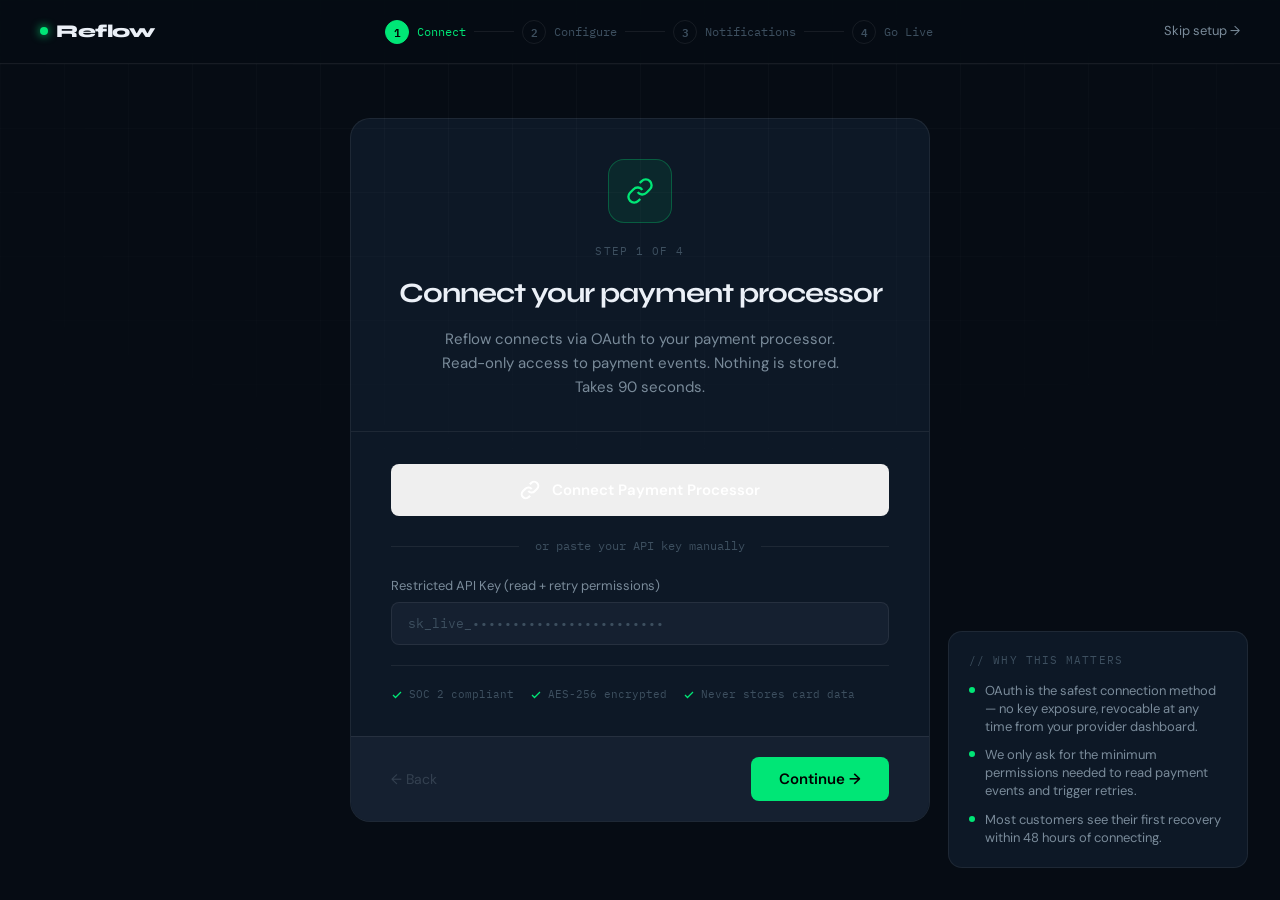
<file: onboarding.html>
<!DOCTYPE html>
<html lang="en">
<head>
  <meta charset="UTF-8" />
  <meta name="viewport" content="width=device-width, initial-scale=1.0" />
  <title>Reflow — Get Started</title>
  <link rel="stylesheet" href="styles.css" />
  <style>
    body { background: var(--bg); min-height: 100vh; display: flex; flex-direction: column; }

    /* ─── PROGRESS HEADER ─── */
    .onboard-header {
      position: fixed; top: 0; left: 0; right: 0; z-index: 100;
      height: 64px; display: flex; align-items: center; justify-content: space-between;
      padding: 0 40px;
      background: rgba(6,12,20,0.92);
      backdrop-filter: blur(16px);
      border-bottom: 1px solid var(--border);
    }

    .progress-steps {
      display: flex; align-items: center; gap: 0;
    }

    .prog-step {
      display: flex; align-items: center; gap: 8px;
      font-family: var(--font-mono); font-size: 12px;
      color: var(--text-dim);
      transition: color 0.3s;
    }
    .prog-step.active { color: var(--accent); }
    .prog-step.done { color: var(--text-muted); }

    .prog-num {
      width: 24px; height: 24px; border-radius: 50%;
      border: 1px solid var(--border);
      display: flex; align-items: center; justify-content: center;
      font-size: 11px; font-weight: 600;
      transition: all 0.3s;
    }
    .prog-step.active .prog-num { background: var(--accent); border-color: var(--accent); color: #000; }
    .prog-step.done .prog-num { background: var(--accent-dim); border-color: var(--accent-border); color: var(--accent); }

    .prog-connector {
      width: 40px; height: 1px;
      background: var(--border);
      margin: 0 8px;
      position: relative;
    }
    .prog-connector.done::after {
      content: '';
      position: absolute; inset: 0;
      background: var(--accent);
      transform-origin: left;
      animation: connectorFill 0.4s ease forwards;
    }
    @keyframes connectorFill { from { scaleX: 0; } to { scaleX: 1; } }

    .skip-link {
      font-size: 13px; color: var(--text-muted);
      text-decoration: none; transition: color 0.2s;
    }
    .skip-link:hover { color: var(--text); }

    /* ─── MAIN ─── */
    .onboard-main {
      flex: 1; display: flex; align-items: center; justify-content: center;
      padding: 100px 40px 60px;
    }

    .onboard-card {
      width: 100%; max-width: 580px;
      background: var(--surface);
      border: 1px solid var(--border);
      border-radius: var(--radius-lg);
      overflow: hidden;
    }

    /* ─── STEPS ─── */
    .step { display: none; }
    .step.active { display: block; animation: stepIn 0.35s ease both; }
    @keyframes stepIn { from { opacity: 0; transform: translateX(20px); } to { opacity: 1; transform: none; } }

    /* STEP 1 — Connect Payment Processor */
    .step-hero {
      padding: 40px 40px 32px;
      border-bottom: 1px solid var(--border);
      text-align: center;
    }

    .step-icon-wrap {
      width: 64px; height: 64px; border-radius: 16px;
      background: var(--accent-dim); border: 1px solid var(--accent-border);
      display: flex; align-items: center; justify-content: center;
      color: var(--accent); margin: 0 auto 20px;
    }

    .step-num-label {
      font-family: var(--font-mono); font-size: 11px;
      color: var(--text-dim); letter-spacing: 0.1em;
      text-transform: uppercase; margin-bottom: 10px;
    }

    .step-title {
      font-family: var(--font-head); font-size: 28px; font-weight: 700;
      letter-spacing: -1px; margin-bottom: 12px;
    }

    .step-sub { font-size: 15px; color: var(--text-muted); line-height: 1.6; max-width: 400px; margin: 0 auto; }

    .step-body { padding: 32px 40px; }

    /* Connect button */
    .connect-btn {
      width: 100%; display: flex; align-items: center; justify-content: center; gap: 12px;
      padding: 16px 24px;
      
      border: none; border-radius: var(--radius-sm);
      color: #fff; font-size: 15px; font-weight: 600;
      cursor: pointer; transition: all 0.2s;
      font-family: var(--font-body);
    }
    .connect-btn:hover { background: #00c964; transform: translateY(-1px); box-shadow: 0 8px 24px var(--accent-glow); }

    .connect-btn.connected {
      background: var(--accent-dim); border: 1px solid var(--accent-border);
      color: var(--accent);
    }

    .divider { display: flex; align-items: center; gap: 16px; margin: 20px 0; }
    .divider::before, .divider::after { content: ''; flex: 1; height: 1px; background: var(--border); }
    .divider span { font-size: 12px; color: var(--text-dim); font-family: var(--font-mono); }

    .manual-input-wrap { display: flex; flex-direction: column; gap: 12px; }

    .input-group { display: flex; flex-direction: column; gap: 6px; }
    .input-label { font-size: 13px; color: var(--text-muted); }

    .styled-input {
      width: 100%; padding: 12px 16px;
      background: var(--surface-2); border: 1px solid var(--border);
      border-radius: var(--radius-sm); color: var(--text);
      font-family: var(--font-mono); font-size: 13px;
      outline: none; transition: border-color 0.2s, box-shadow 0.2s;
    }
    .styled-input:focus {
      border-color: var(--accent-border);
      box-shadow: 0 0 0 3px var(--accent-dim);
    }
    .styled-input::placeholder { color: var(--text-dim); }

    /* Trust indicators */
    .trust-row {
      display: flex; gap: 16px; flex-wrap: wrap;
      margin-top: 20px; padding-top: 20px;
      border-top: 1px solid var(--border);
    }
    .trust-chip {
      display: flex; align-items: center; gap: 6px;
      font-size: 11px; color: var(--text-dim); font-family: var(--font-mono);
    }
    .trust-chip svg { color: var(--accent); flex-shrink: 0; }

    /* STEP 2 — Configure */
    .config-grid { display: flex; flex-direction: column; gap: 16px; }

    .config-row {
      display: flex; align-items: center; justify-content: space-between;
      padding: 16px 20px;
      background: var(--surface-2);
      border: 1px solid var(--border);
      border-radius: var(--radius-sm);
      transition: border-color 0.2s;
    }
    .config-row:hover { border-color: var(--accent-border); }

    .config-info { display: flex; align-items: center; gap: 12px; }
    .config-icon {
      width: 36px; height: 36px; border-radius: 8px;
      background: var(--accent-dim); border: 1px solid var(--accent-border);
      display: flex; align-items: center; justify-content: center;
      color: var(--accent); flex-shrink: 0;
    }
    .config-name { font-size: 14px; font-weight: 500; margin-bottom: 2px; }
    .config-desc { font-size: 12px; color: var(--text-muted); }

    /* Toggle */
    .toggle {
      position: relative; width: 44px; height: 24px; flex-shrink: 0;
    }
    .toggle input { opacity: 0; width: 0; height: 0; }
    .toggle-track {
      position: absolute; inset: 0;
      background: var(--surface-3); border-radius: 12px; cursor: pointer;
      transition: background 0.2s;
    }
    .toggle input:checked ~ .toggle-track { background: var(--accent); }
    .toggle-thumb {
      position: absolute; top: 3px; left: 3px;
      width: 18px; height: 18px; border-radius: 50%;
      background: #fff; transition: transform 0.2s;
      pointer-events: none;
    }
    .toggle input:checked ~ .toggle-track .toggle-thumb { transform: translateX(20px); }

    /* Retry strategy selector */
    .strategy-group { display: flex; flex-direction: column; gap: 8px; }
    .strategy-option {
      display: flex; align-items: flex-start; gap: 12px;
      padding: 14px 16px;
      border: 1px solid var(--border); border-radius: var(--radius-sm);
      cursor: pointer; transition: all 0.15s;
    }
    .strategy-option.selected {
      border-color: var(--accent-border); background: var(--accent-dim);
    }
    .strategy-radio {
      width: 18px; height: 18px; border-radius: 50%;
      border: 2px solid var(--border); flex-shrink: 0; margin-top: 1px;
      display: flex; align-items: center; justify-content: center;
      transition: all 0.15s;
    }
    .strategy-option.selected .strategy-radio {
      border-color: var(--accent); background: var(--accent);
    }
    .strategy-option.selected .strategy-radio::after {
      content: ''; width: 6px; height: 6px; border-radius: 50%; background: #000;
    }
    .strategy-name { font-size: 14px; font-weight: 500; margin-bottom: 2px; }
    .strategy-desc { font-size: 12px; color: var(--text-muted); }
    .strategy-badge { margin-top: 6px; }

    /* STEP 3 — Notification Setup */
    .notif-grid { display: flex; flex-direction: column; gap: 12px; }

    .notif-card {
      padding: 16px 20px;
      background: var(--surface-2);
      border: 1px solid var(--border);
      border-radius: var(--radius-sm);
    }

    .notif-header { display: flex; align-items: center; justify-content: space-between; margin-bottom: 12px; }
    .notif-title { font-size: 14px; font-weight: 500; }

    .notif-input-row { display: flex; gap: 8px; }
    .notif-input-row .styled-input { flex: 1; }

    /* STEP 4 — Preview */
    .preview-summary {
      display: flex; flex-direction: column; gap: 12px;
    }

    .summary-row {
      display: flex; justify-content: space-between; align-items: center;
      padding: 14px 20px;
      background: var(--surface-2); border: 1px solid var(--border);
      border-radius: var(--radius-sm);
    }
    .summary-key { font-size: 13px; color: var(--text-muted); }
    .summary-val { font-family: var(--font-mono); font-size: 13px; font-weight: 500; }
    .summary-val.ok { color: var(--accent); }

    .ready-banner {
      padding: 20px; text-align: center;
      background: var(--accent-dim); border: 1px solid var(--accent-border);
      border-radius: var(--radius-sm); margin-top: 4px;
    }
    .ready-banner p { font-size: 14px; color: var(--accent); font-weight: 500; }
    .ready-banner small { font-size: 12px; color: var(--text-muted); font-family: var(--font-mono); }

    /* ─── FOOTER NAV ─── */
    .step-footer {
      padding: 20px 40px;
      border-top: 1px solid var(--border);
      display: flex; align-items: center; justify-content: space-between;
      background: var(--surface-2);
    }

    .btn-back {
      display: flex; align-items: center; gap: 6px;
      font-size: 14px; color: var(--text-muted);
      background: none; border: none; cursor: pointer;
      font-family: var(--font-body);
      transition: color 0.2s;
    }
    .btn-back:hover { color: var(--text); }
    .btn-back:disabled { opacity: 0.3; cursor: default; }

    /* ─── SIDE HELPER ─── */
    .onboard-helper {
      position: fixed; bottom: 32px; right: 32px;
      width: 300px;
      background: var(--surface);
      border: 1px solid var(--border);
      border-radius: var(--radius);
      padding: 20px;
      transition: all 0.3s;
    }

    .helper-title {
      font-family: var(--font-mono); font-size: 11px;
      color: var(--text-dim); letter-spacing: 0.1em;
      text-transform: uppercase; margin-bottom: 12px;
    }

    .helper-tips { display: flex; flex-direction: column; gap: 10px; }

    .helper-tip {
      display: flex; gap: 10px; align-items: flex-start;
      font-size: 13px; color: var(--text-muted); line-height: 1.4;
    }
    .tip-dot {
      width: 6px; height: 6px; border-radius: 50%;
      background: var(--accent); flex-shrink: 0; margin-top: 5px;
    }

    @media (max-width: 900px) {
      .onboard-helper { display: none; }
    }
    @media (max-width: 600px) {
      .onboard-header { padding: 0 20px; }
      .prog-step span.prog-label { display: none; }
      .onboard-main { padding: 80px 20px 40px; }
      .step-hero, .step-body, .step-footer { padding-left: 24px; padding-right: 24px; }
    }
  </style>
</head>
<body>
  <div class="grid-bg"></div>

  <!-- PROGRESS HEADER -->
  <header class="onboard-header">
    <a href="index.html" class="logo" style="font-size:18px;">
      <span class="logo-dot"></span>Reflow
    </a>

    <div class="progress-steps">
      <div class="prog-step active" id="ps-1">
        <div class="prog-num">1</div>
        <span class="prog-label">Connect</span>
      </div>
      <div class="prog-connector" id="pc-1"></div>
      <div class="prog-step" id="ps-2">
        <div class="prog-num">2</div>
        <span class="prog-label">Configure</span>
      </div>
      <div class="prog-connector" id="pc-2"></div>
      <div class="prog-step" id="ps-3">
        <div class="prog-num">3</div>
        <span class="prog-label">Notifications</span>
      </div>
      <div class="prog-connector" id="pc-3"></div>
      <div class="prog-step" id="ps-4">
        <div class="prog-num">4</div>
        <span class="prog-label">Go Live</span>
      </div>
    </div>

    <a href="dashboard.html" class="skip-link">Skip setup →</a>
  </header>

  <!-- MAIN -->
  <main class="onboard-main">
    <div class="onboard-card">

      <!-- STEP 1: Connect Payment Processor -->
      <div class="step active" id="step-1">
        <div class="step-hero">
          <div class="step-icon-wrap">
            <svg width="28" height="28" viewBox="0 0 24 24" fill="none" stroke="currentColor" stroke-width="2"><path d="M10 13a5 5 0 0 0 7.54.54l3-3a5 5 0 0 0-7.07-7.07l-1.72 1.71"/><path d="M14 11a5 5 0 0 0-7.54-.54l-3 3a5 5 0 0 0 7.07 7.07l1.71-1.71"/></svg>
          </div>
          <div class="step-num-label">Step 1 of 4</div>
          <div class="step-title">Connect your payment processor</div>
          <p class="step-sub">Reflow connects via OAuth to your payment processor. Read-only access to payment events. Nothing is stored. Takes 90 seconds.</p>
        </div>
        <div class="step-body">
          <button class="connect-btn" onclick="simulateConnect(this)">
            <svg width="20" height="20" viewBox="0 0 24 24" fill="none" stroke="currentColor" stroke-width="2.5"><path d="M10 13a5 5 0 0 0 7.54.54l3-3a5 5 0 0 0-7.07-7.07l-1.72 1.71"/><path d="M14 11a5 5 0 0 0-7.54-.54l-3 3a5 5 0 0 0 7.07 7.07l1.71-1.71"/></svg>
            Connect Payment Processor
          </button>

          <div class="divider"><span>or paste your API key manually</span></div>

          <div class="manual-input-wrap">
            <div class="input-group">
              <div class="input-label">Restricted API Key (read + retry permissions)</div>
              <input type="password" class="styled-input" id="api-key" placeholder="sk_live_••••••••••••••••••••••••" />
            </div>
          </div>

          <div class="trust-row">
            <div class="trust-chip">
              <svg width="12" height="12" viewBox="0 0 24 24" fill="none" stroke="currentColor" stroke-width="2.5"><polyline points="20 6 9 17 4 12"/></svg>
              SOC 2 compliant
            </div>
            <div class="trust-chip">
              <svg width="12" height="12" viewBox="0 0 24 24" fill="none" stroke="currentColor" stroke-width="2.5"><polyline points="20 6 9 17 4 12"/></svg>
              AES-256 encrypted
            </div>
            <div class="trust-chip">
              <svg width="12" height="12" viewBox="0 0 24 24" fill="none" stroke="currentColor" stroke-width="2.5"><polyline points="20 6 9 17 4 12"/></svg>
              Never stores card data
            </div>
          </div>
        </div>
        <div class="step-footer">
          <button class="btn-back" disabled>← Back</button>
          <button class="btn btn-primary" onclick="goStep(2)">
            Continue →
          </button>
        </div>
      </div>

      <!-- STEP 2: Configure Recovery -->
      <div class="step" id="step-2">
        <div class="step-hero">
          <div class="step-icon-wrap">
            <svg width="28" height="28" viewBox="0 0 24 24" fill="none" stroke="currentColor" stroke-width="2"><circle cx="12" cy="12" r="3"/><path d="M19.07 4.93a10 10 0 0 1 0 14.14M4.93 4.93a10 10 0 0 0 0 14.14"/></svg>
          </div>
          <div class="step-num-label">Step 2 of 4</div>
          <div class="step-title">Configure recovery settings</div>
          <p class="step-sub">Choose how Reflow handles failed payments. You can change any of this later from Settings.</p>
        </div>
        <div class="step-body">
          <!-- Recovery strategy -->
          <div style="margin-bottom:24px;">
            <div style="font-size:13px; color:var(--text-muted); margin-bottom:12px;">Recovery strategy</div>
            <div class="strategy-group">
              <div class="strategy-option selected" onclick="selectStrategy(this)">
                <div class="strategy-radio"></div>
                <div>
                  <div class="strategy-name">Smart (Recommended)</div>
                  <div class="strategy-desc">Reflow classifies each failure and picks the best retry window and channel automatically.</div>
                  <div class="strategy-badge"><span class="tag tag-green" style="font-size:10px;">73% avg recovery rate</span></div>
                </div>
              </div>
              <div class="strategy-option" onclick="selectStrategy(this)">
                <div class="strategy-radio"></div>
                <div>
                  <div class="strategy-name">Conservative</div>
                  <div class="strategy-desc">Fewer retries, longer windows. Best for high-ticket B2B where customer relationships matter more.</div>
                </div>
              </div>
            </div>
          </div>

          <!-- Feature toggles -->
          <div style="font-size:13px; color:var(--text-muted); margin-bottom:12px;">Enable recovery channels</div>
          <div class="config-grid">
            <div class="config-row">
              <div class="config-info">
                <div class="config-icon">
                  <svg width="16" height="16" viewBox="0 0 24 24" fill="none" stroke="currentColor" stroke-width="2"><path d="M4 4h16c1.1 0 2 .9 2 2v12c0 1.1-.9 2-2 2H4c-1.1 0-2-.9-2-2V6c0-1.1.9-2 2-2z"/><polyline points="22,6 12,13 2,6"/></svg>
                </div>
                <div>
                  <div class="config-name">Email Recovery Sequences</div>
                  <div class="config-desc">Personalised nudge emails at optimal times</div>
                </div>
              </div>
              <label class="toggle">
                <input type="checkbox" checked />
                <div class="toggle-track"><div class="toggle-thumb"></div></div>
              </label>
            </div>
            <div class="config-row">
              <div class="config-info">
                <div class="config-icon">
                  <svg width="16" height="16" viewBox="0 0 24 24" fill="none" stroke="currentColor" stroke-width="2"><path d="M21 15a2 2 0 0 1-2 2H7l-4 4V5a2 2 0 0 1 2-2h14a2 2 0 0 1 2 2z"/></svg>
                </div>
                <div>
                  <div class="config-name">SMS Nudges</div>
                  <div class="config-desc">Text reminders for high-value failed payments</div>
                </div>
              </div>
              <label class="toggle">
                <input type="checkbox" />
                <div class="toggle-track"><div class="toggle-thumb"></div></div>
              </label>
            </div>
            <div class="config-row">
              <div class="config-info">
                <div class="config-icon">
                  <svg width="16" height="16" viewBox="0 0 24 24" fill="none" stroke="currentColor" stroke-width="2"><polyline points="23 4 23 10 17 10"/><path d="M20.49 15a9 9 0 1 1-.57-5.95"/></svg>
                </div>
                <div>
                  <div class="config-name">Smart Retry</div>
                  <div class="config-desc">Auto-retry at behaviour-based optimal windows</div>
                </div>
              </div>
              <label class="toggle">
                <input type="checkbox" checked />
                <div class="toggle-track"><div class="toggle-thumb"></div></div>
              </label>
            </div>
          </div>
        </div>
        <div class="step-footer">
          <button class="btn-back" onclick="goStep(1)">← Back</button>
          <button class="btn btn-primary" onclick="goStep(3)">Continue →</button>
        </div>
      </div>

      <!-- STEP 3: Notifications -->
      <div class="step" id="step-3">
        <div class="step-hero">
          <div class="step-icon-wrap">
            <svg width="28" height="28" viewBox="0 0 24 24" fill="none" stroke="currentColor" stroke-width="2"><path d="M18 8A6 6 0 0 0 6 8c0 7-3 9-3 9h18s-3-2-3-9"/><path d="M13.73 21a2 2 0 0 1-3.46 0"/></svg>
          </div>
          <div class="step-num-label">Step 3 of 4</div>
          <div class="step-title">Where should we alert you?</div>
          <p class="step-sub">Get notified when payments fail, retries succeed, or a customer needs manual attention.</p>
        </div>
        <div class="step-body">
          <div class="notif-grid">
            <div class="notif-card">
              <div class="notif-header">
                <div class="notif-title">
                  <span style="display:inline-flex;align-items:center;gap:8px;">
                    <svg width="16" height="16" viewBox="0 0 24 24" fill="none" stroke="currentColor" stroke-width="2"><path d="M4 4h16c1.1 0 2 .9 2 2v12c0 1.1-.9 2-2 2H4c-1.1 0-2-.9-2-2V6c0-1.1.9-2 2-2z"/><polyline points="22,6 12,13 2,6"/></svg>
                    Email alerts
                  </span>
                </div>
                <label class="toggle">
                  <input type="checkbox" checked />
                  <div class="toggle-track"><div class="toggle-thumb"></div></div>
                </label>
              </div>
              <div class="input-group">
                <input type="email" class="styled-input" placeholder="you@company.com" value="" />
              </div>
            </div>

            <div class="notif-card">
              <div class="notif-header">
                <div class="notif-title">
                  <span style="display:inline-flex;align-items:center;gap:8px;">
                    <svg width="16" height="16" viewBox="0 0 24 24" fill="none" stroke="currentColor" stroke-width="2"><path d="M21 15a2 2 0 0 1-2 2H7l-4 4V5a2 2 0 0 1 2-2h14a2 2 0 0 1 2 2z"/></svg>
                    Slack notifications
                  </span>
                </div>
                <label class="toggle">
                  <input type="checkbox" />
                  <div class="toggle-track"><div class="toggle-thumb"></div></div>
                </label>
              </div>
              <div class="input-group">
                <input type="text" class="styled-input" placeholder="https://hooks.slack.com/services/..." />
              </div>
            </div>

            <div class="notif-card">
              <div class="notif-header">
                <div class="notif-title">
                  <span style="display:inline-flex;align-items:center;gap:8px;">
                    <svg width="16" height="16" viewBox="0 0 24 24" fill="none" stroke="currentColor" stroke-width="2"><rect x="5" y="2" width="14" height="20" rx="2" ry="2"/><line x1="12" y1="18" x2="12.01" y2="18"/></svg>
                    Weekly summary report
                  </span>
                </div>
                <label class="toggle">
                  <input type="checkbox" checked />
                  <div class="toggle-track"><div class="toggle-thumb"></div></div>
                </label>
              </div>
              <div style="font-size:12px; color:var(--text-muted);">Sent every Monday at 9am with your recovery stats, revenue recovered, and upcoming retries.</div>
            </div>
          </div>
        </div>
        <div class="step-footer">
          <button class="btn-back" onclick="goStep(2)">← Back</button>
          <button class="btn btn-primary" onclick="goStep(4)">Continue →</button>
        </div>
      </div>

      <!-- STEP 4: Go Live -->
      <div class="step" id="step-4">
        <div class="step-hero">
          <div class="step-icon-wrap" style="background:rgba(0,230,118,0.15); box-shadow:0 0 24px var(--accent-dim)">
            <svg width="28" height="28" viewBox="0 0 24 24" fill="none" stroke="var(--accent)" stroke-width="2.5"><polyline points="20 6 9 17 4 12"/></svg>
          </div>
          <div class="step-num-label">Step 4 of 4</div>
          <div class="step-title">You're ready to go live 🎉</div>
          <p class="step-sub">Here's a summary of your setup. Reflow will start monitoring your payments the moment you activate.</p>
        </div>
        <div class="step-body">
          <div class="preview-summary">
            <div class="summary-row">
              <span class="summary-key">Payment processor</span>
              <span class="summary-val ok">✓ Connected</span>
            </div>
            <div class="summary-row">
              <span class="summary-key">Recovery strategy</span>
              <span class="summary-val">Smart (recommended)</span>
            </div>
            <div class="summary-row">
              <span class="summary-key">Email sequences</span>
              <span class="summary-val ok">✓ Enabled</span>
            </div>
            <div class="summary-row">
              <span class="summary-key">Smart retry</span>
              <span class="summary-val ok">✓ Enabled</span>
            </div>
            <div class="summary-row">
              <span class="summary-key">Weekly report</span>
              <span class="summary-val ok">✓ Monday 9am</span>
            </div>
            <div class="summary-row">
              <span class="summary-key">Reflow commission</span>
              <span class="summary-val">15% of recovered only</span>
            </div>
            <div class="ready-banner">
              <p>⚡ First retry will fire within 4 hours of the next failed payment</p>
              <small>// you'll get an email the moment we recover your first payment</small>
            </div>
          </div>
        </div>
        <div class="step-footer">
          <button class="btn-back" onclick="goStep(3)">← Back</button>
          <a href="dashboard.html" class="btn btn-primary">
            <svg width="15" height="15" viewBox="0 0 24 24" fill="none" stroke="currentColor" stroke-width="2.5"><path d="M13 2L3 14h9l-1 8 10-12h-9l1-8z"/></svg>
            Activate Reflow
          </a>
        </div>
      </div>

    </div>
  </main>

  <!-- SIDE HELPER -->
  <aside class="onboard-helper" id="side-helper">
    <div class="helper-title">// Why this matters</div>
    <div class="helper-tips" id="helper-tips">
      <div class="helper-tip">
        <div class="tip-dot"></div>
        <span>OAuth is the safest connection method — no key exposure, revocable at any time from your provider dashboard.</span>
      </div>
      <div class="helper-tip">
        <div class="tip-dot"></div>
        <span>We only ask for the minimum permissions needed to read payment events and trigger retries.</span>
      </div>
      <div class="helper-tip">
        <div class="tip-dot"></div>
        <span>Most customers see their first recovery within 48 hours of connecting.</span>
      </div>
    </div>
  </aside>

  <script src="app.js"></script>
  <script>
    let currentStep = 1;

    const helperContent = {
      1: [
        'OAuth is the safest connection method — revocable from your payment provider anytime.',
        'We only request minimum permissions: read payment events + trigger retries.',
        'No card numbers are ever stored. We are SOC 2 compliant and AES-256 encrypted.'
      ],
      2: [
        'Smart mode uses 14 failure classifications to pick the best retry time per failure type.',
        '"Insufficient funds" is retried at payday windows. "Expired card" triggers an update nudge immediately.',
        'You can override or pause any rule from the dashboard at any time.'
      ],
      3: [
        'Slack alerts fire the moment a payment fails — so you\'re never the last to know.',
        'The weekly Monday report is your finance team\'s favourite — recovery rate, revenue saved, upcoming retries.',
        'You can add multiple email recipients from Settings after setup.'
      ],
      4: [
        'Reflow monitors all new payment_intent.payment_failed webhook events automatically.',
        'No failed payment will go unnoticed. Every one gets classified and queued for recovery.',
        'You pay 15% only on successful recoveries. If we recover $0, you owe $0.'
      ]
    };

    function goStep(n) {
      // Update card
      document.getElementById(`step-${currentStep}`).classList.remove('active');
      document.getElementById(`step-${n}`).classList.add('active');

      // Update progress
      for (let i = 1; i <= 4; i++) {
        const ps = document.getElementById(`ps-${i}`);
        ps.classList.remove('active', 'done');
        if (i < n) ps.classList.add('done');
        else if (i === n) ps.classList.add('active');
      }
      for (let i = 1; i <= 3; i++) {
        const pc = document.getElementById(`pc-${i}`);
        pc.classList.toggle('done', i < n);
      }

      // Update helper
      const tips = helperContent[n];
      document.getElementById('helper-tips').innerHTML = tips.map(t => `
        <div class="helper-tip"><div class="tip-dot"></div><span>${t}</span></div>
      `).join('');

      currentStep = n;
      window.scrollTo({ top: 0, behavior: 'smooth' });
    }

    function selectStrategy(el) {
      document.querySelectorAll('.strategy-option').forEach(o => o.classList.remove('selected'));
      el.classList.add('selected');
    }

    function simulateConnect(btn) {
      btn.textContent = 'Connecting...';
      btn.disabled = true;
      setTimeout(() => {
        btn.innerHTML = `
          <svg width="16" height="16" viewBox="0 0 24 24" fill="none" stroke="currentColor" stroke-width="2.5"><polyline points="20 6 9 17 4 12"/></svg>
          Payment processor connected — Stackflow Inc.
        `;
        btn.classList.add('connected');
        btn.disabled = false;
      }, 1400);
    }
  </script>
</body>
</html>
</file>
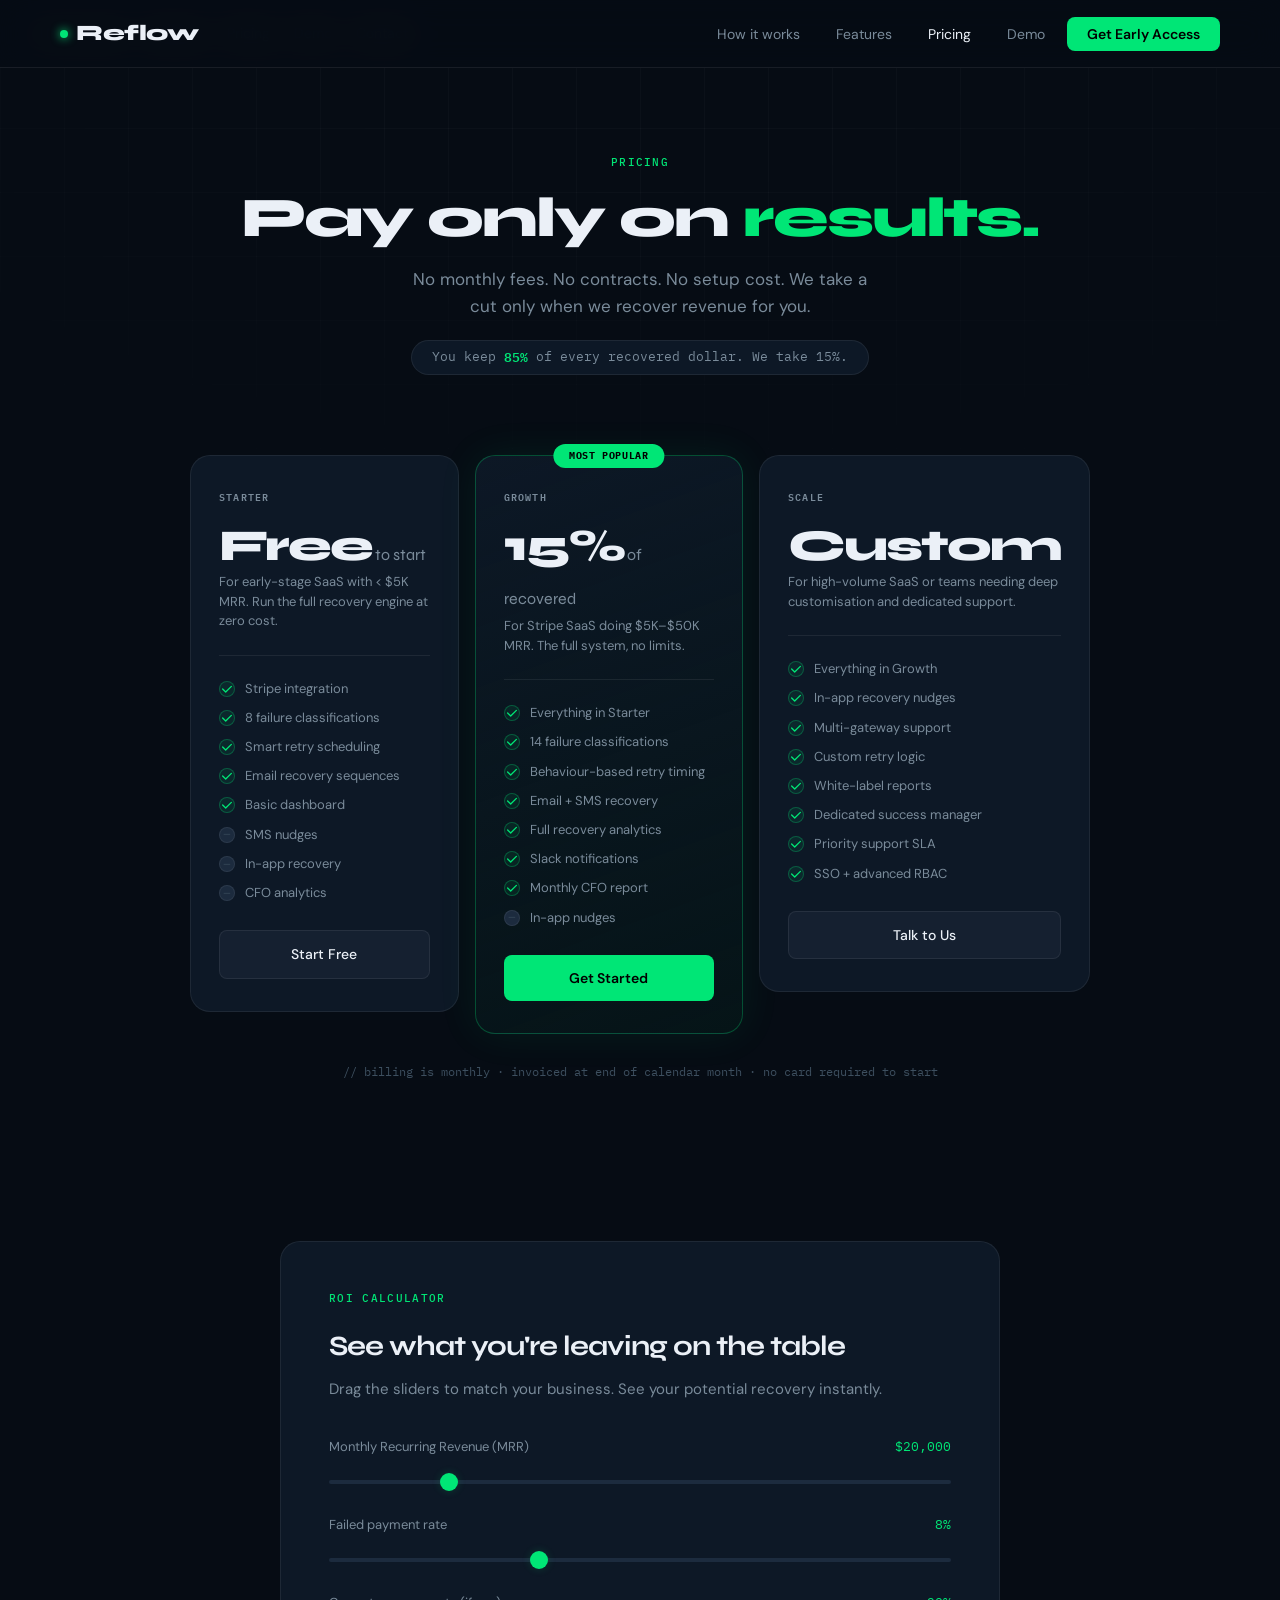
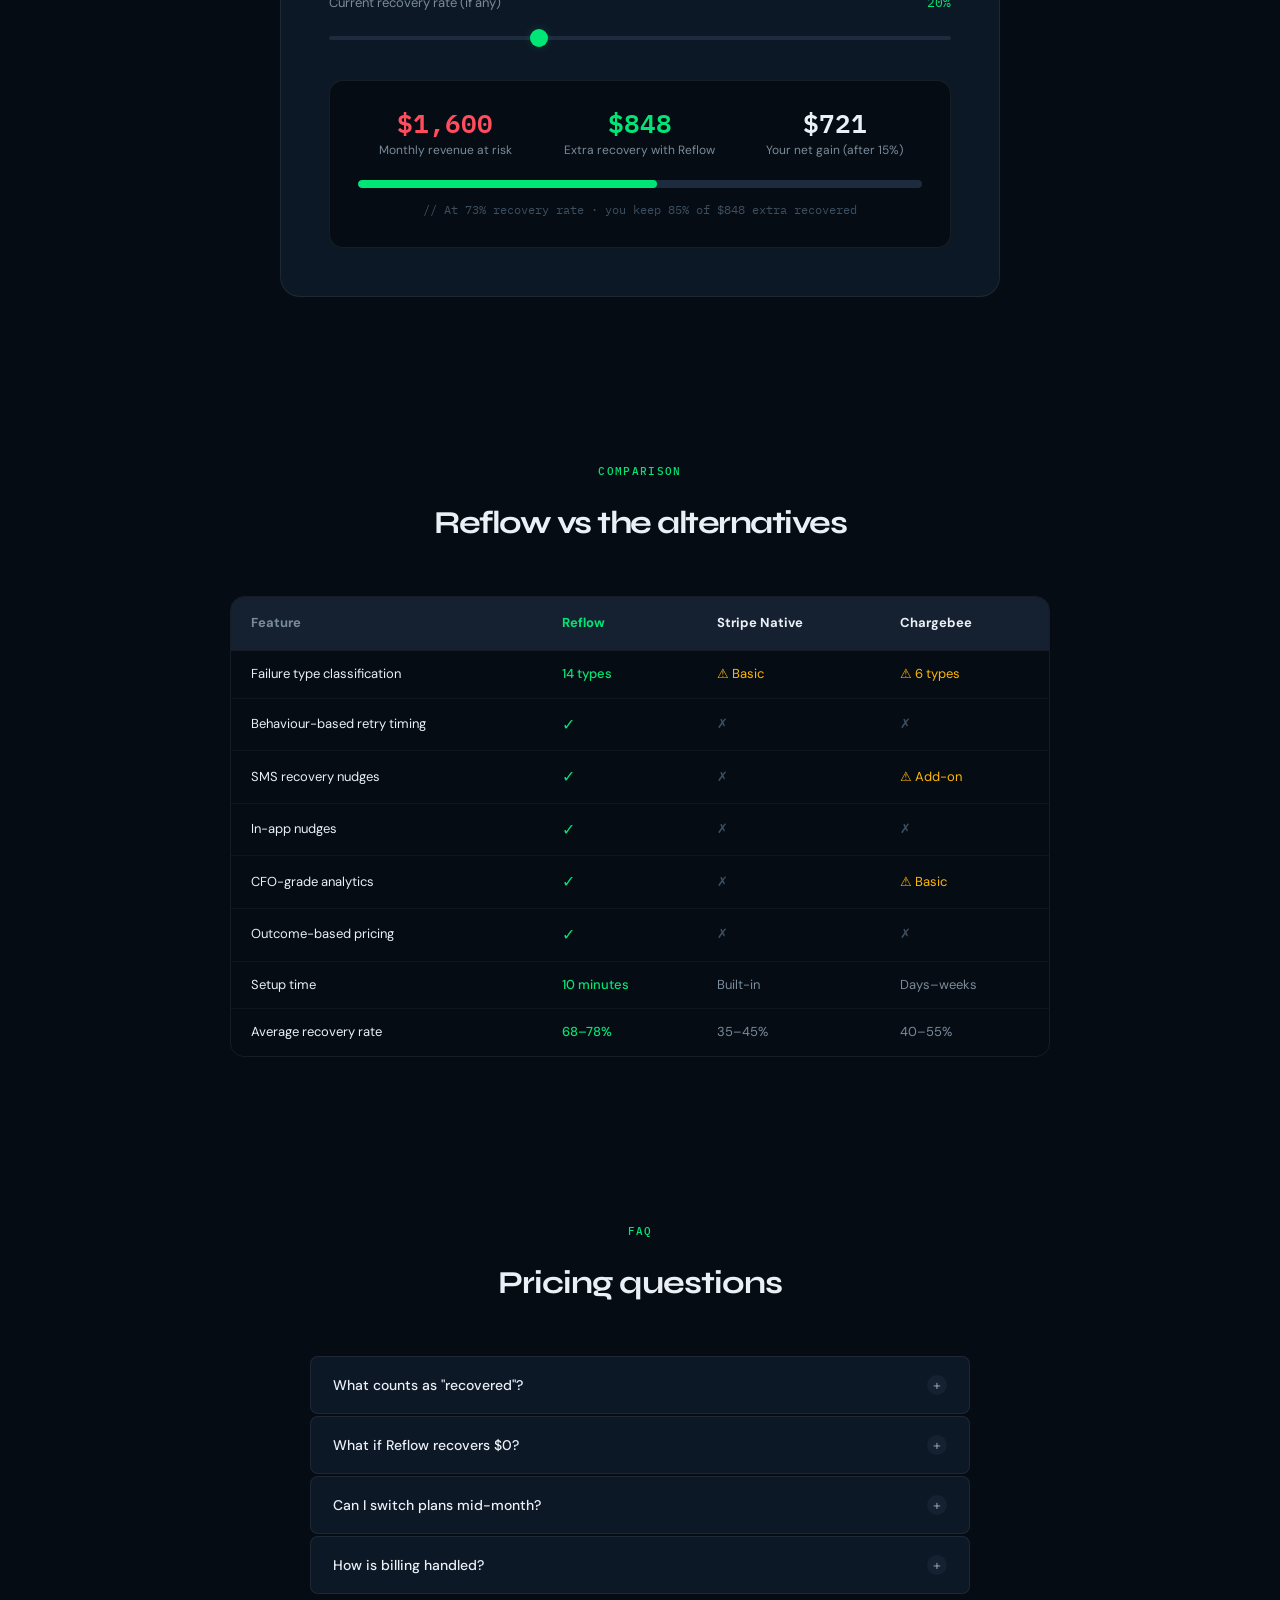
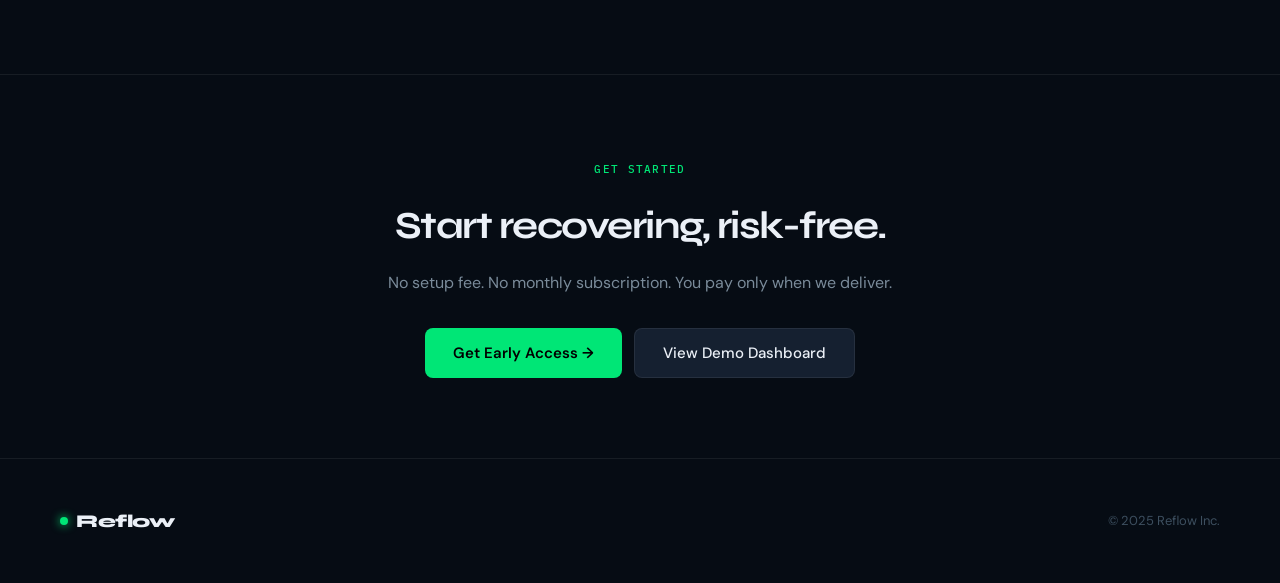
<file: pricing.html>
<!DOCTYPE html>
<html lang="en">
<head>
  <meta charset="UTF-8" />
  <meta name="viewport" content="width=device-width, initial-scale=1.0" />
  <title>Reflow — Pricing</title>
  <link rel="stylesheet" href="styles.css" />
  <style>
    .pricing-hero {
      padding: calc(var(--nav-h) + 80px) 40px 60px;
      text-align: center;
    }

    .pricing-hero h1 {
      font-family: var(--font-head);
      font-size: clamp(36px, 4.5vw, 56px);
      font-weight: 800; letter-spacing: -2px; line-height: 1.08;
      margin-bottom: 18px;
    }

    .pricing-hero p {
      color: var(--text-muted); font-size: 17px; max-width: 480px;
      margin: 0 auto 12px;
    }

    /* ─── HERO CALC ─── */
    .calc-bar {
      display: inline-flex; align-items: center; gap: 8px;
      background: var(--surface); border: 1px solid var(--border);
      border-radius: 100px; padding: 6px 20px;
      font-family: var(--font-mono); font-size: 13px; color: var(--text-muted);
      margin-top: 8px;
    }
    .calc-bar span { color: var(--accent); font-weight: 600; }

    /* ─── CARDS GRID ─── */
    .plans-section { padding: 20px 40px 80px; }

    .plans-grid {
      max-width: 900px; margin: 0 auto;
      display: grid; grid-template-columns: repeat(3, 1fr);
      gap: 16px; align-items: start;
    }

    .plan-card {
      background: var(--surface); border: 1px solid var(--border);
      border-radius: var(--radius-lg); padding: 32px 28px;
      position: relative; transition: all 0.2s;
    }
    .plan-card:hover { border-color: var(--accent-border); box-shadow: 0 0 32px var(--accent-dim); }
    .plan-card.featured {
      border-color: var(--accent-border);
      background: linear-gradient(160deg, var(--surface) 0%, rgba(0,230,118,0.04) 100%);
      box-shadow: 0 0 40px var(--accent-dim);
      transform: scale(1.02);
    }

    .plan-badge {
      position: absolute; top: -12px; left: 50%; transform: translateX(-50%);
      background: var(--accent); color: #000;
      font-family: var(--font-mono); font-size: 10px; font-weight: 700;
      padding: 4px 16px; border-radius: 100px; white-space: nowrap;
      letter-spacing: 0.06em;
    }

    .plan-name {
      font-family: var(--font-mono); font-size: 10px; font-weight: 600;
      color: var(--text-muted); letter-spacing: 0.12em; text-transform: uppercase;
      margin-bottom: 20px;
    }

    .plan-price {
      font-family: var(--font-head);
      font-size: 44px; font-weight: 800; letter-spacing: -2px;
      line-height: 1; margin-bottom: 4px;
    }

    .plan-price sub {
      font-size: 16px; font-weight: 400; color: var(--text-muted);
      vertical-align: baseline; letter-spacing: 0;
    }

    .plan-tagline {
      font-size: 13px; color: var(--text-muted); line-height: 1.5;
      margin-bottom: 24px; padding-bottom: 24px;
      border-bottom: 1px solid var(--border);
    }

    .plan-features { list-style: none; display: flex; flex-direction: column; gap: 11px; margin-bottom: 28px; }
    .plan-features li {
      display: flex; align-items: flex-start; gap: 10px;
      font-size: 13px; color: var(--text-muted); line-height: 1.4;
    }
    .check {
      width: 16px; height: 16px; border-radius: 50%; flex-shrink: 0; margin-top: 1px;
      background: var(--accent-dim); border: 1px solid var(--accent-border);
      background-image: url("data:image/svg+xml,%3Csvg xmlns='http://www.w3.org/2000/svg' viewBox='0 0 16 16' fill='none'%3E%3Cpath d='M3 8l3.5 3.5L13 5' stroke='%2300E676' stroke-width='1.5' stroke-linecap='round' stroke-linejoin='round'/%3E%3C/svg%3E");
      background-size: contain; background-position: center; background-repeat: no-repeat;
    }
    .dash-icon {
      width: 16px; height: 16px; border-radius: 50%; flex-shrink: 0; margin-top: 1px;
      background: var(--surface-3); border: 1px solid var(--border);
      display: flex; align-items: center; justify-content: center;
      font-size: 9px; color: var(--text-dim);
    }

    /* ─── ROI CALCULATOR ─── */
    .calc-section { padding: 80px 40px; }

    .calc-inner {
      max-width: 720px; margin: 0 auto;
      background: var(--surface); border: 1px solid var(--border);
      border-radius: var(--radius-lg); padding: 48px;
    }

    .calc-title {
      font-family: var(--font-head); font-size: 28px; font-weight: 700;
      letter-spacing: -1px; margin-bottom: 8px;
    }
    .calc-sub { color: var(--text-muted); font-size: 15px; margin-bottom: 36px; }

    .calc-field { margin-bottom: 24px; }
    .calc-label {
      font-size: 13px; color: var(--text-muted); margin-bottom: 8px;
      display: flex; justify-content: space-between;
    }
    .calc-label span { font-family: var(--font-mono); color: var(--accent); font-size: 13px; }

    input[type=range] {
      width: 100%; -webkit-appearance: none; appearance: none;
      height: 4px; background: var(--surface-3); border-radius: 2px; outline: none;
      cursor: pointer;
    }
    input[type=range]::-webkit-slider-thumb {
      -webkit-appearance: none; width: 18px; height: 18px; border-radius: 50%;
      background: var(--accent); cursor: pointer;
      box-shadow: 0 0 8px var(--accent-glow);
    }

    .calc-result {
      background: var(--bg); border: 1px solid var(--border);
      border-radius: var(--radius); padding: 28px; margin-top: 32px;
    }

    .calc-result-grid {
      display: grid; grid-template-columns: 1fr 1fr 1fr;
      gap: 20px; margin-bottom: 20px;
    }

    .calc-result-item { text-align: center; }
    .calc-result-val {
      font-family: var(--font-mono); font-size: 26px; font-weight: 600;
      line-height: 1; margin-bottom: 6px;
    }
    .calc-result-label { font-size: 12px; color: var(--text-muted); }

    .calc-roi-bar {
      height: 8px; background: var(--surface-3); border-radius: 4px; overflow: hidden; margin-top: 20px;
    }
    .calc-roi-fill {
      height: 100%; background: var(--accent); border-radius: 4px;
      transition: width 0.3s ease;
    }

    .calc-note {
      margin-top: 12px; font-size: 12px; color: var(--text-dim);
      font-family: var(--font-mono); text-align: center;
    }

    /* ─── COMPARE ─── */
    .compare-section { padding: 80px 40px; }

    .compare-table {
      max-width: 820px; margin: 48px auto 0;
      border: 1px solid var(--border); border-radius: var(--radius); overflow: hidden;
    }

    .compare-table table { width: 100%; border-collapse: collapse; }
    .compare-table thead th {
      padding: 16px 20px; background: var(--surface-2);
      font-size: 13px; text-align: left; border-bottom: 1px solid var(--border);
    }
    .compare-table thead th:first-child { color: var(--text-muted); }
    .compare-table thead th.hl { color: var(--accent); }
    .compare-table tbody tr { border-bottom: 1px solid var(--border-light); }
    .compare-table tbody tr:last-child { border-bottom: none; }
    .compare-table tbody td { padding: 13px 20px; font-size: 13px; color: var(--text-muted); }
    .compare-table tbody td:first-child { color: var(--text); }
    .compare-table tbody td.hl { color: var(--accent); font-weight: 500; }

    .tick { color: var(--accent); font-size: 16px; }
    .cross { color: var(--text-dim); }
    .partial { color: var(--yellow); font-size: 13px; }

    /* ─── FAQ ─── */
    .faq-section { padding: 80px 40px; }
    .faq-grid { max-width: 660px; margin: 48px auto 0; display: flex; flex-direction: column; gap: 2px; }
    .faq-item { background: var(--surface); border-radius: var(--radius-sm); overflow: hidden; border: 1px solid var(--border); }
    .faq-q { width: 100%; text-align: left; background: none; border: none; cursor: pointer; padding: 18px 22px; display: flex; justify-content: space-between; align-items: center; font-family: var(--font-body); font-size: 14px; font-weight: 500; color: var(--text); gap: 16px; }
    .faq-arrow { width: 20px; height: 20px; flex-shrink: 0; background: var(--surface-2); border-radius: 50%; display: flex; align-items: center; justify-content: center; color: var(--text-muted); transition: transform 0.2s, color 0.2s; font-size: 14px; }
    .faq-item.open .faq-arrow { transform: rotate(45deg); color: var(--accent); }
    .faq-a { max-height: 0; overflow: hidden; transition: max-height 0.35s ease, padding 0.2s; padding: 0 22px; color: var(--text-muted); font-size: 13px; line-height: 1.7; }
    .faq-item.open .faq-a { max-height: 200px; padding: 0 22px 18px; }

    /* ─── CTA ─── */
    .bottom-cta {
      padding: 80px 40px; text-align: center;
      border-top: 1px solid var(--border);
      position: relative; z-index: 1;
    }
    .bottom-cta h2 {
      font-family: var(--font-head); font-size: clamp(28px, 3vw, 42px);
      font-weight: 700; letter-spacing: -1.5px; margin-bottom: 14px;
    }
    .bottom-cta p { color: var(--text-muted); margin-bottom: 32px; }

    @media (max-width: 820px) {
      .plans-grid { grid-template-columns: 1fr; max-width: 400px; }
      .plan-card.featured { transform: none; }
      .calc-result-grid { grid-template-columns: 1fr; gap: 16px; }
      .plans-section { padding: 20px 20px 60px; }
      .calc-section, .compare-section, .faq-section, .bottom-cta { padding-left: 20px; padding-right: 20px; }
      .calc-inner { padding: 28px 20px; }
    }
  </style>
</head>
<body>
  <div class="grid-bg"></div>

  <!-- NAV -->
  <nav>
    <div class="nav-inner">
      <a href="index.html" class="logo"><span class="logo-dot"></span>Reflow</a>
      <ul class="nav-links">
        <li><a href="index.html#how-it-works">How it works</a></li>
        <li><a href="index.html#features">Features</a></li>
        <li><a href="pricing.html" style="color:var(--text)">Pricing</a></li>
        <li><a href="dashboard.html">Demo</a></li>
        <li><a href="index.html#cta" class="nav-cta">Get Early Access</a></li>
      </ul>
    </div>
  </nav>

  <!-- HERO -->
  <div class="pricing-hero fade-up">
    <div class="section-label" style="display:inline-block;">PRICING</div>
    <h1>Pay only on <span style="color:var(--accent)">results.</span></h1>
    <p>No monthly fees. No contracts. No setup cost. We take a cut only when we recover revenue for you.</p>
    <div class="calc-bar">
      You keep <span>85%</span> of every recovered dollar. We take 15%.
    </div>
  </div>

  <!-- PLANS -->
  <section class="plans-section">
    <div class="plans-grid">
      <!-- Starter -->
      <div class="plan-card reveal">
        <div class="plan-name">Starter</div>
        <div class="plan-price">Free<sub> to start</sub></div>
        <div class="plan-tagline">For early-stage SaaS with &lt; $5K MRR. Run the full recovery engine at zero cost.</div>
        <ul class="plan-features">
          <li><span class="check"></span> Stripe integration</li>
          <li><span class="check"></span> 8 failure classifications</li>
          <li><span class="check"></span> Smart retry scheduling</li>
          <li><span class="check"></span> Email recovery sequences</li>
          <li><span class="check"></span> Basic dashboard</li>
          <li><span class="dash-icon">—</span> SMS nudges</li>
          <li><span class="dash-icon">—</span> In-app recovery</li>
          <li><span class="dash-icon">—</span> CFO analytics</li>
        </ul>
        <a href="index.html#cta" class="btn btn-secondary" style="width:100%; justify-content:center; font-size:14px;">Start Free</a>
      </div>

      <!-- Growth (featured) -->
      <div class="plan-card featured reveal">
        <div class="plan-badge">MOST POPULAR</div>
        <div class="plan-name">Growth</div>
        <div class="plan-price">15%<sub> of recovered</sub></div>
        <div class="plan-tagline">For Stripe SaaS doing $5K–$50K MRR. The full system, no limits.</div>
        <ul class="plan-features">
          <li><span class="check"></span> Everything in Starter</li>
          <li><span class="check"></span> 14 failure classifications</li>
          <li><span class="check"></span> Behaviour-based retry timing</li>
          <li><span class="check"></span> Email + SMS recovery</li>
          <li><span class="check"></span> Full recovery analytics</li>
          <li><span class="check"></span> Slack notifications</li>
          <li><span class="check"></span> Monthly CFO report</li>
          <li><span class="dash-icon">—</span> In-app nudges</li>
        </ul>
        <a href="index.html#cta" class="btn btn-primary" style="width:100%; justify-content:center; font-size:14px;">Get Started</a>
      </div>

      <!-- Scale -->
      <div class="plan-card reveal">
        <div class="plan-name">Scale</div>
        <div class="plan-price">Custom</div>
        <div class="plan-tagline">For high-volume SaaS or teams needing deep customisation and dedicated support.</div>
        <ul class="plan-features">
          <li><span class="check"></span> Everything in Growth</li>
          <li><span class="check"></span> In-app recovery nudges</li>
          <li><span class="check"></span> Multi-gateway support</li>
          <li><span class="check"></span> Custom retry logic</li>
          <li><span class="check"></span> White-label reports</li>
          <li><span class="check"></span> Dedicated success manager</li>
          <li><span class="check"></span> Priority support SLA</li>
          <li><span class="check"></span> SSO + advanced RBAC</li>
        </ul>
        <a href="mailto:hello@getreflow.io" class="btn btn-secondary" style="width:100%; justify-content:center; font-size:14px;">Talk to Us</a>
      </div>
    </div>
    <p style="text-align:center; font-size:12px; color:var(--text-dim); font-family:var(--font-mono); margin-top:28px;">
      // billing is monthly · invoiced at end of calendar month · no card required to start
    </p>
  </section>

  <!-- ROI CALCULATOR -->
  <section class="calc-section">
    <div class="calc-inner">
      <div class="section-label">ROI CALCULATOR</div>
      <div class="calc-title">See what you're leaving on the table</div>
      <div class="calc-sub">Drag the sliders to match your business. See your potential recovery instantly.</div>

      <div class="calc-field">
        <div class="calc-label">Monthly Recurring Revenue (MRR) <span id="lbl-mrr">$20,000</span></div>
        <input type="range" id="sl-mrr" min="2000" max="100000" step="1000" value="20000" oninput="updateCalc()">
      </div>
      <div class="calc-field">
        <div class="calc-label">Failed payment rate <span id="lbl-rate">8%</span></div>
        <input type="range" id="sl-rate" min="2" max="20" step="1" value="8" oninput="updateCalc()">
      </div>
      <div class="calc-field">
        <div class="calc-label">Current recovery rate (if any) <span id="lbl-current">20%</span></div>
        <input type="range" id="sl-current" min="0" max="60" step="5" value="20" oninput="updateCalc()">
      </div>

      <div class="calc-result">
        <div class="calc-result-grid">
          <div class="calc-result-item">
            <div class="calc-result-val red" id="res-at-risk">$0</div>
            <div class="calc-result-label">Monthly revenue at risk</div>
          </div>
          <div class="calc-result-item">
            <div class="calc-result-val accent" id="res-extra">$0</div>
            <div class="calc-result-label">Extra recovery with Reflow</div>
          </div>
          <div class="calc-result-item">
            <div class="calc-result-val" id="res-net">$0</div>
            <div class="calc-result-label">Your net gain (after 15%)</div>
          </div>
        </div>
        <div class="calc-roi-bar">
          <div class="calc-roi-fill" id="roi-fill" style="width:0%"></div>
        </div>
        <div class="calc-note" id="roi-note">// Calculating...</div>
      </div>
    </div>
  </section>

  <!-- COMPARE -->
  <section class="compare-section">
    <div style="text-align:center;">
      <div class="section-label" style="display:inline-block;">COMPARISON</div>
      <h2 style="font-family:var(--font-head); font-size:clamp(24px,2.5vw,36px); font-weight:700; letter-spacing:-1.5px;">
        Reflow vs the alternatives
      </h2>
    </div>
    <div class="compare-table">
      <table>
        <thead>
          <tr>
            <th>Feature</th>
            <th class="hl">Reflow</th>
            <th>Stripe Native</th>
            <th>Chargebee</th>
          </tr>
        </thead>
        <tbody>
          <tr>
            <td>Failure type classification</td>
            <td class="hl">14 types</td>
            <td><span class="partial">⚠ Basic</span></td>
            <td><span class="partial">⚠ 6 types</span></td>
          </tr>
          <tr>
            <td>Behaviour-based retry timing</td>
            <td class="hl"><span class="tick">✓</span></td>
            <td><span class="cross">✗</span></td>
            <td><span class="cross">✗</span></td>
          </tr>
          <tr>
            <td>SMS recovery nudges</td>
            <td class="hl"><span class="tick">✓</span></td>
            <td><span class="cross">✗</span></td>
            <td><span class="partial">⚠ Add-on</span></td>
          </tr>
          <tr>
            <td>In-app nudges</td>
            <td class="hl"><span class="tick">✓</span></td>
            <td><span class="cross">✗</span></td>
            <td><span class="cross">✗</span></td>
          </tr>
          <tr>
            <td>CFO-grade analytics</td>
            <td class="hl"><span class="tick">✓</span></td>
            <td><span class="cross">✗</span></td>
            <td><span class="partial">⚠ Basic</span></td>
          </tr>
          <tr>
            <td>Outcome-based pricing</td>
            <td class="hl"><span class="tick">✓</span></td>
            <td><span class="cross">✗</span></td>
            <td><span class="cross">✗</span></td>
          </tr>
          <tr>
            <td>Setup time</td>
            <td class="hl">10 minutes</td>
            <td>Built-in</td>
            <td>Days–weeks</td>
          </tr>
          <tr>
            <td>Average recovery rate</td>
            <td class="hl">68–78%</td>
            <td>35–45%</td>
            <td>40–55%</td>
          </tr>
        </tbody>
      </table>
    </div>
  </section>

  <!-- FAQ -->
  <section class="faq-section">
    <div style="text-align:center;">
      <div class="section-label" style="display:inline-block;">FAQ</div>
      <h2 style="font-family:var(--font-head); font-size:clamp(24px,2.5vw,34px); font-weight:700; letter-spacing:-1px;">Pricing questions</h2>
    </div>
    <div class="faq-grid">
      <div class="faq-item">
        <button class="faq-q">What counts as "recovered"?<span class="faq-arrow">+</span></button>
        <div class="faq-a">A payment is counted as recovered only when it successfully processes — the money actually lands in your Stripe account. We don't count retries, nudges sent, or partial attempts. Zero ambiguity.</div>
      </div>
      <div class="faq-item">
        <button class="faq-q">What if Reflow recovers $0?<span class="faq-arrow">+</span></button>
        <div class="faq-a">You pay nothing. That month is free. This has never happened with a customer who has more than $5K MRR on Stripe — but the guarantee stands regardless.</div>
      </div>
      <div class="faq-item">
        <button class="faq-q">Can I switch plans mid-month?<span class="faq-arrow">+</span></button>
        <div class="faq-a">Yes. Upgrades take effect immediately. Downgrades take effect at the start of the next billing cycle. No penalties, no lock-ins.</div>
      </div>
      <div class="faq-item">
        <button class="faq-q">How is billing handled?<span class="faq-arrow">+</span></button>
        <div class="faq-a">At the end of each calendar month, we calculate total revenue recovered and send an invoice for 15% of that amount. You can see a running total in your dashboard at any time. Payment is via Stripe.</div>
      </div>
    </div>
  </section>

  <!-- BOTTOM CTA -->
  <div class="bottom-cta">
    <div class="section-label" style="display:inline-block;">GET STARTED</div>
    <h2>Start recovering, risk-free.</h2>
    <p>No setup fee. No monthly subscription. You pay only when we deliver.</p>
    <div style="display:flex; gap:12px; justify-content:center; flex-wrap:wrap;">
      <a href="index.html#cta" class="btn btn-primary">Get Early Access →</a>
      <a href="dashboard.html" class="btn btn-secondary">View Demo Dashboard</a>
    </div>
  </div>

  <!-- FOOTER -->
  <footer>
    <div class="footer-inner">
      <a href="index.html" class="logo" style="font-size:18px;"><span class="logo-dot"></span>Reflow</a>
      <nav class="footer-links">
        <a href="index.html#how-it-works">How it works</a>
        <a href="index.html#features">Features</a>
        <a href="pricing.html">Pricing</a>
        <a href="dashboard.html">Demo</a>
        <a href="mailto:hello@getreflow.io">Contact</a>
      </nav>
      <p class="footer-copy">© 2025 Reflow Inc.</p>
    </div>
  </footer>

  <script src="app.js"></script>
  <script>
    function updateCalc() {
      const mrr = parseInt(document.getElementById('sl-mrr').value);
      const failRate = parseInt(document.getElementById('sl-rate').value) / 100;
      const currentRate = parseInt(document.getElementById('sl-current').value) / 100;
      const reflowRate = 0.73;

      document.getElementById('lbl-mrr').textContent = '$' + mrr.toLocaleString();
      document.getElementById('lbl-rate').textContent = Math.round(failRate * 100) + '%';
      document.getElementById('lbl-current').textContent = Math.round(currentRate * 100) + '%';

      const atRisk = mrr * failRate;
      const currentlyRecovered = atRisk * currentRate;
      const withReflow = atRisk * reflowRate;
      const extra = Math.max(0, withReflow - currentlyRecovered);
      const netGain = extra * 0.85;
      const roiPct = Math.min(100, (extra / atRisk) * 100);

      document.getElementById('res-at-risk').textContent = '$' + Math.round(atRisk).toLocaleString();
      document.getElementById('res-extra').textContent = '$' + Math.round(extra).toLocaleString();
      document.getElementById('res-net').textContent = '$' + Math.round(netGain).toLocaleString();
      document.getElementById('roi-fill').style.width = roiPct + '%';
      document.getElementById('roi-note').textContent =
        `// At 73% recovery rate · you keep 85% of $${Math.round(extra).toLocaleString()} extra recovered`;
    }

    document.querySelectorAll('.faq-q').forEach(btn => {
      btn.addEventListener('click', () => {
        const item = btn.closest('.faq-item');
        const isOpen = item.classList.contains('open');
        document.querySelectorAll('.faq-item').forEach(i => i.classList.remove('open'));
        if (!isOpen) item.classList.add('open');
      });
    });

    window.addEventListener('DOMContentLoaded', updateCalc);
  </script>
</body>
</html>
</file>
<file: styles.css>
@import url('https://fonts.googleapis.com/css2?family=Syne:wght@400;500;600;700;800&family=IBM+Plex+Mono:wght@400;500;600&family=DM+Sans:ital,opsz,wght@0,9..40,300;0,9..40,400;0,9..40,500;1,9..40,300&display=swap');

*, *::before, *::after { box-sizing: border-box; margin: 0; padding: 0; }

:root {
  --bg:           #060C14;
  --surface:      #0D1826;
  --surface-2:    #152030;
  --surface-3:    #1C2B3E;
  --accent:       #00E676;
  --accent-glow:  rgba(0, 230, 118, 0.18);
  --accent-dim:   rgba(0, 230, 118, 0.08);
  --accent-border:rgba(0, 230, 118, 0.28);
  --text:         #EBF0F7;
  --text-muted:   #7A8B9A;
  --text-dim:     #3D4F5F;
  --border:       rgba(255,255,255,0.07);
  --border-light: rgba(255,255,255,0.04);
  --red:          #FF4D5E;
  --red-dim:      rgba(255,77,94,0.12);
  --yellow:       #FFB800;
  --yellow-dim:   rgba(255,184,0,0.12);
  --radius:       14px;
  --radius-sm:    8px;
  --radius-lg:    20px;
  --font-head:    'Syne', sans-serif;
  --font-mono:    'IBM Plex Mono', monospace;
  --font-body:    'DM Sans', sans-serif;
  --nav-h:        68px;
  --max-w:        1160px;
}

html { scroll-behavior: smooth; }

body {
  background: var(--bg);
  color: var(--text);
  font-family: var(--font-body);
  font-size: 16px;
  line-height: 1.6;
  -webkit-font-smoothing: antialiased;
  overflow-x: hidden;
}

/* ─── Scrollbar ─── */
::-webkit-scrollbar { width: 6px; }
::-webkit-scrollbar-track { background: var(--bg); }
::-webkit-scrollbar-thumb { background: var(--surface-3); border-radius: 3px; }

/* ─── Grid BG ─── */
.grid-bg {
  position: fixed; inset: 0; z-index: 0; pointer-events: none;
  background-image:
    linear-gradient(rgba(255,255,255,0.025) 1px, transparent 1px),
    linear-gradient(90deg, rgba(255,255,255,0.025) 1px, transparent 1px);
  background-size: 64px 64px;
  mask-image: radial-gradient(ellipse 80% 60% at 50% 0%, black 30%, transparent 100%);
}

/* ─── NAV ─── */
nav {
  position: fixed; top: 0; left: 0; right: 0; z-index: 100;
  height: var(--nav-h);
  display: flex; align-items: center;
  padding: 0 40px;
  border-bottom: 1px solid var(--border);
  background: rgba(6, 12, 20, 0.85);
  backdrop-filter: blur(16px);
  -webkit-backdrop-filter: blur(16px);
}

.nav-inner {
  max-width: var(--max-w); width: 100%;
  margin: 0 auto;
  display: flex; align-items: center; justify-content: space-between;
}

.logo {
  font-family: var(--font-head);
  font-weight: 800;
  font-size: 22px;
  color: var(--text);
  text-decoration: none;
  letter-spacing: -0.5px;
  display: flex; align-items: center; gap: 8px;
}

.logo-dot { 
  width: 8px; height: 8px; 
  background: var(--accent); 
  border-radius: 50%;
  box-shadow: 0 0 10px var(--accent);
  animation: pulse-dot 2s ease-in-out infinite;
}

@keyframes pulse-dot {
  0%, 100% { box-shadow: 0 0 6px var(--accent); opacity: 1; }
  50% { box-shadow: 0 0 14px var(--accent); opacity: 0.7; }
}

.nav-links {
  display: flex; align-items: center; gap: 8px;
  list-style: none;
}

.nav-links a {
  color: var(--text-muted);
  text-decoration: none;
  font-size: 14px;
  font-weight: 400;
  padding: 6px 14px;
  border-radius: var(--radius-sm);
  transition: color 0.2s, background 0.2s;
}

.nav-links a:hover { color: var(--text); background: var(--border); }

.nav-cta {
  background: var(--accent);
  color: #000 !important;
  font-weight: 600 !important;
  padding: 8px 20px !important;
  border-radius: var(--radius-sm) !important;
  transition: box-shadow 0.2s, transform 0.15s !important;
}

.nav-cta:hover {
  box-shadow: 0 0 20px var(--accent-glow) !important;
  transform: translateY(-1px) !important;
  background: var(--surface) !important;
  color: var(--accent) !important;
  border: 1px solid var(--accent-border) !important;
}

/* ─── SHARED SECTION ─── */
section { position: relative; z-index: 1; }
.container { max-width: var(--max-w); margin: 0 auto; padding: 0 40px; }

.section-label {
  font-family: var(--font-mono);
  font-size: 11px;
  font-weight: 500;
  letter-spacing: 0.12em;
  text-transform: uppercase;
  color: var(--accent);
  margin-bottom: 16px;
}

/* ─── BUTTONS ─── */
.btn {
  display: inline-flex; align-items: center; gap: 8px;
  padding: 12px 28px;
  border-radius: var(--radius-sm);
  font-family: var(--font-body);
  font-size: 15px;
  font-weight: 500;
  text-decoration: none;
  cursor: pointer;
  border: none;
  transition: all 0.2s;
}

.btn-primary {
  background: var(--accent);
  color: #000;
  font-weight: 600;
}
.btn-primary:hover {
  box-shadow: 0 0 30px var(--accent-glow);
  transform: translateY(-2px);
}

.btn-secondary {
  background: var(--surface-2);
  color: var(--text);
  border: 1px solid var(--border);
}
.btn-secondary:hover { background: var(--surface-3); border-color: var(--border-light); }

/* ─── CARD ─── */
.card {
  background: var(--surface);
  border: 1px solid var(--border);
  border-radius: var(--radius);
  padding: 28px;
  transition: border-color 0.2s, box-shadow 0.2s;
}
.card:hover {
  border-color: var(--accent-border);
  box-shadow: 0 0 24px var(--accent-dim);
}

/* ─── MONO NUMBER ─── */
.mono { font-family: var(--font-mono); }
.accent { color: var(--accent); }
.red { color: var(--red); }
.muted { color: var(--text-muted); }

/* ─── TAG ─── */
.tag {
  display: inline-flex; align-items: center; gap: 6px;
  padding: 4px 12px;
  border-radius: 100px;
  font-size: 12px;
  font-weight: 500;
  font-family: var(--font-mono);
}
.tag-green { background: var(--accent-dim); color: var(--accent); border: 1px solid var(--accent-border); }
.tag-red { background: var(--red-dim); color: var(--red); border: 1px solid rgba(255,77,94,0.2); }
.tag-yellow { background: var(--yellow-dim); color: var(--yellow); border: 1px solid rgba(255,184,0,0.2); }
.tag-muted { background: var(--surface-2); color: var(--text-muted); border: 1px solid var(--border); }

/* ─── FOOTER ─── */
footer {
  border-top: 1px solid var(--border);
  padding: 48px 40px;
  position: relative; z-index: 1;
}

.footer-inner {
  max-width: var(--max-w); margin: 0 auto;
  display: flex; align-items: center; justify-content: space-between;
  flex-wrap: wrap; gap: 24px;
}

.footer-links { display: flex; gap: 24px; flex-wrap: wrap; }
.footer-links a {
  color: var(--text-muted); font-size: 14px; text-decoration: none;
  transition: color 0.2s;
}
.footer-links a:hover { color: var(--text); }

.footer-copy { font-size: 13px; color: var(--text-dim); }

/* ─── ANIMATIONS ─── */
@keyframes fadeUp {
  from { opacity: 0; transform: translateY(24px); }
  to   { opacity: 1; transform: translateY(0); }
}

@keyframes fadeIn {
  from { opacity: 0; }
  to   { opacity: 1; }
}

.fade-up { animation: fadeUp 0.6s ease both; }
.fade-in { animation: fadeIn 0.5s ease both; }

/* ─── RESPONSIVE ─── */
@media (max-width: 768px) {
  nav { padding: 0 20px; }
  .container { padding: 0 20px; }
  .nav-links { display: none; }
  footer { padding: 32px 20px; }
  .footer-inner { flex-direction: column; gap: 16px; }
}
</file>
